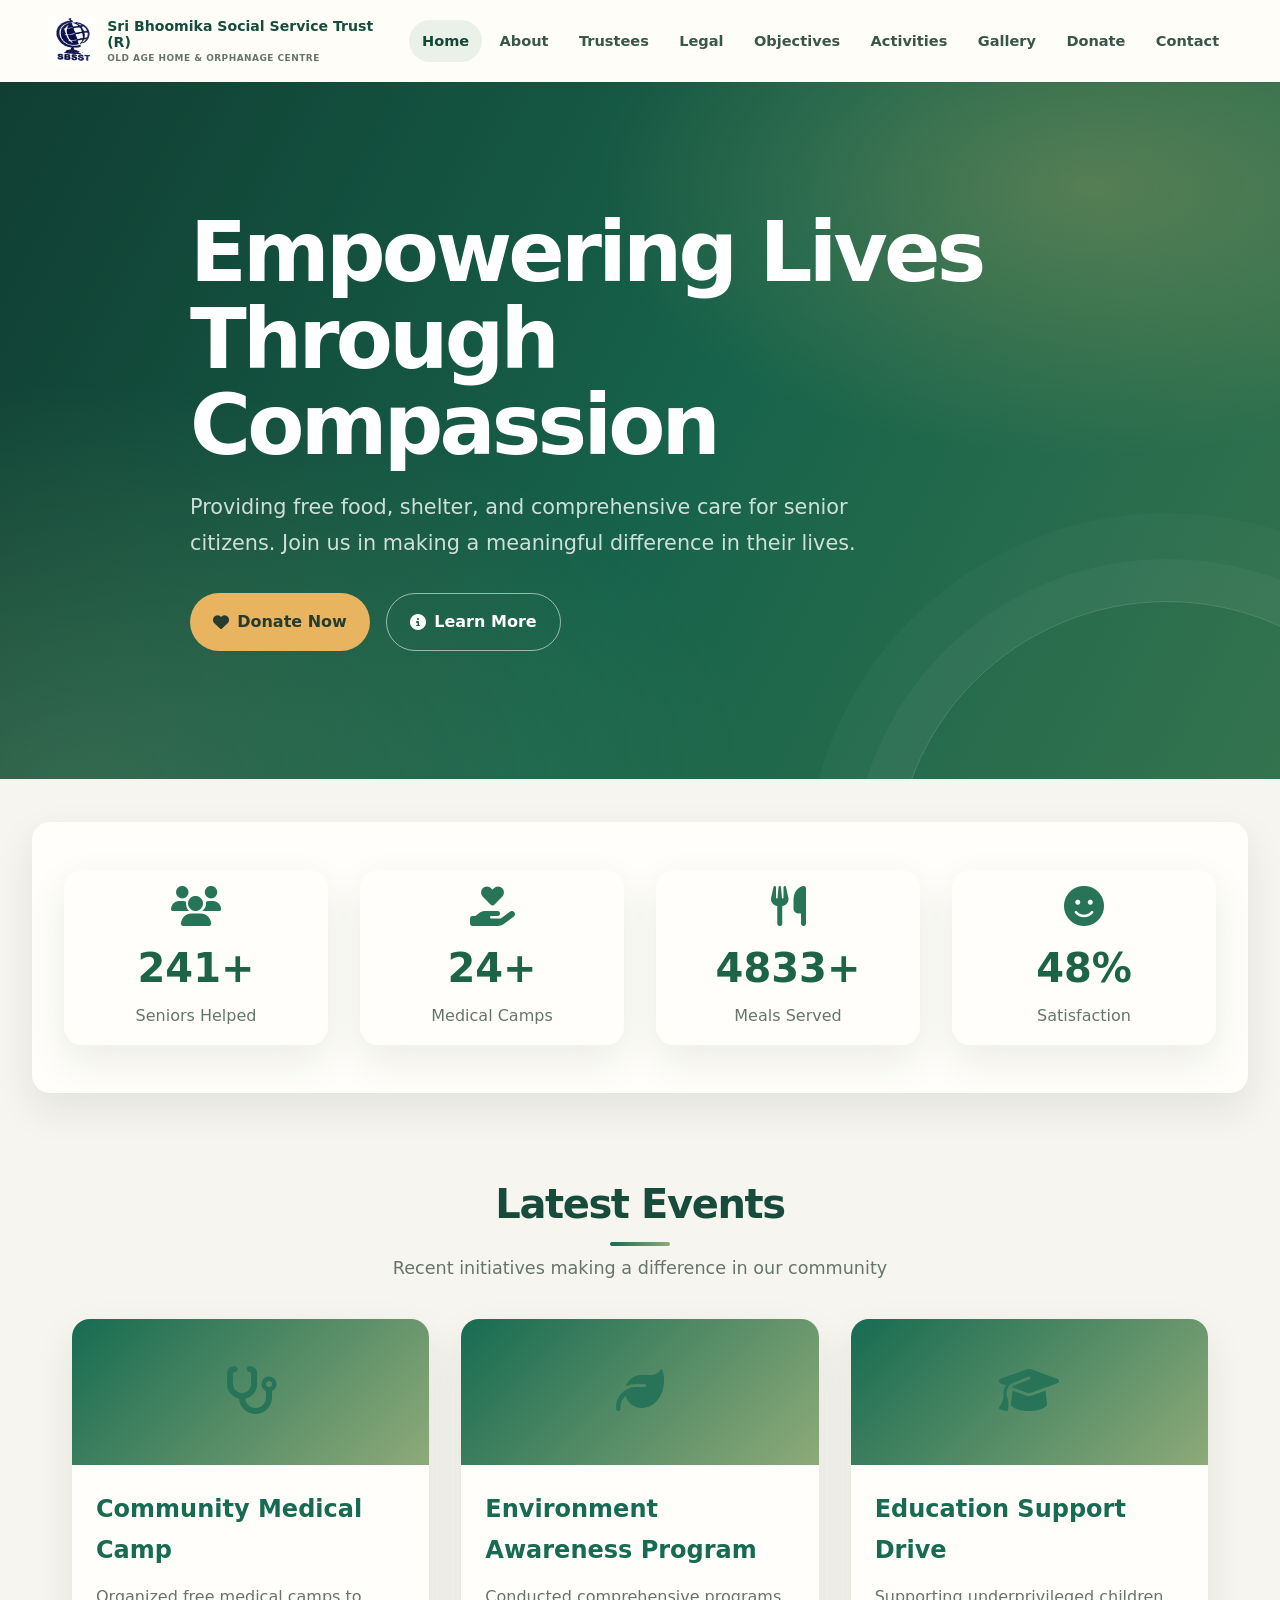
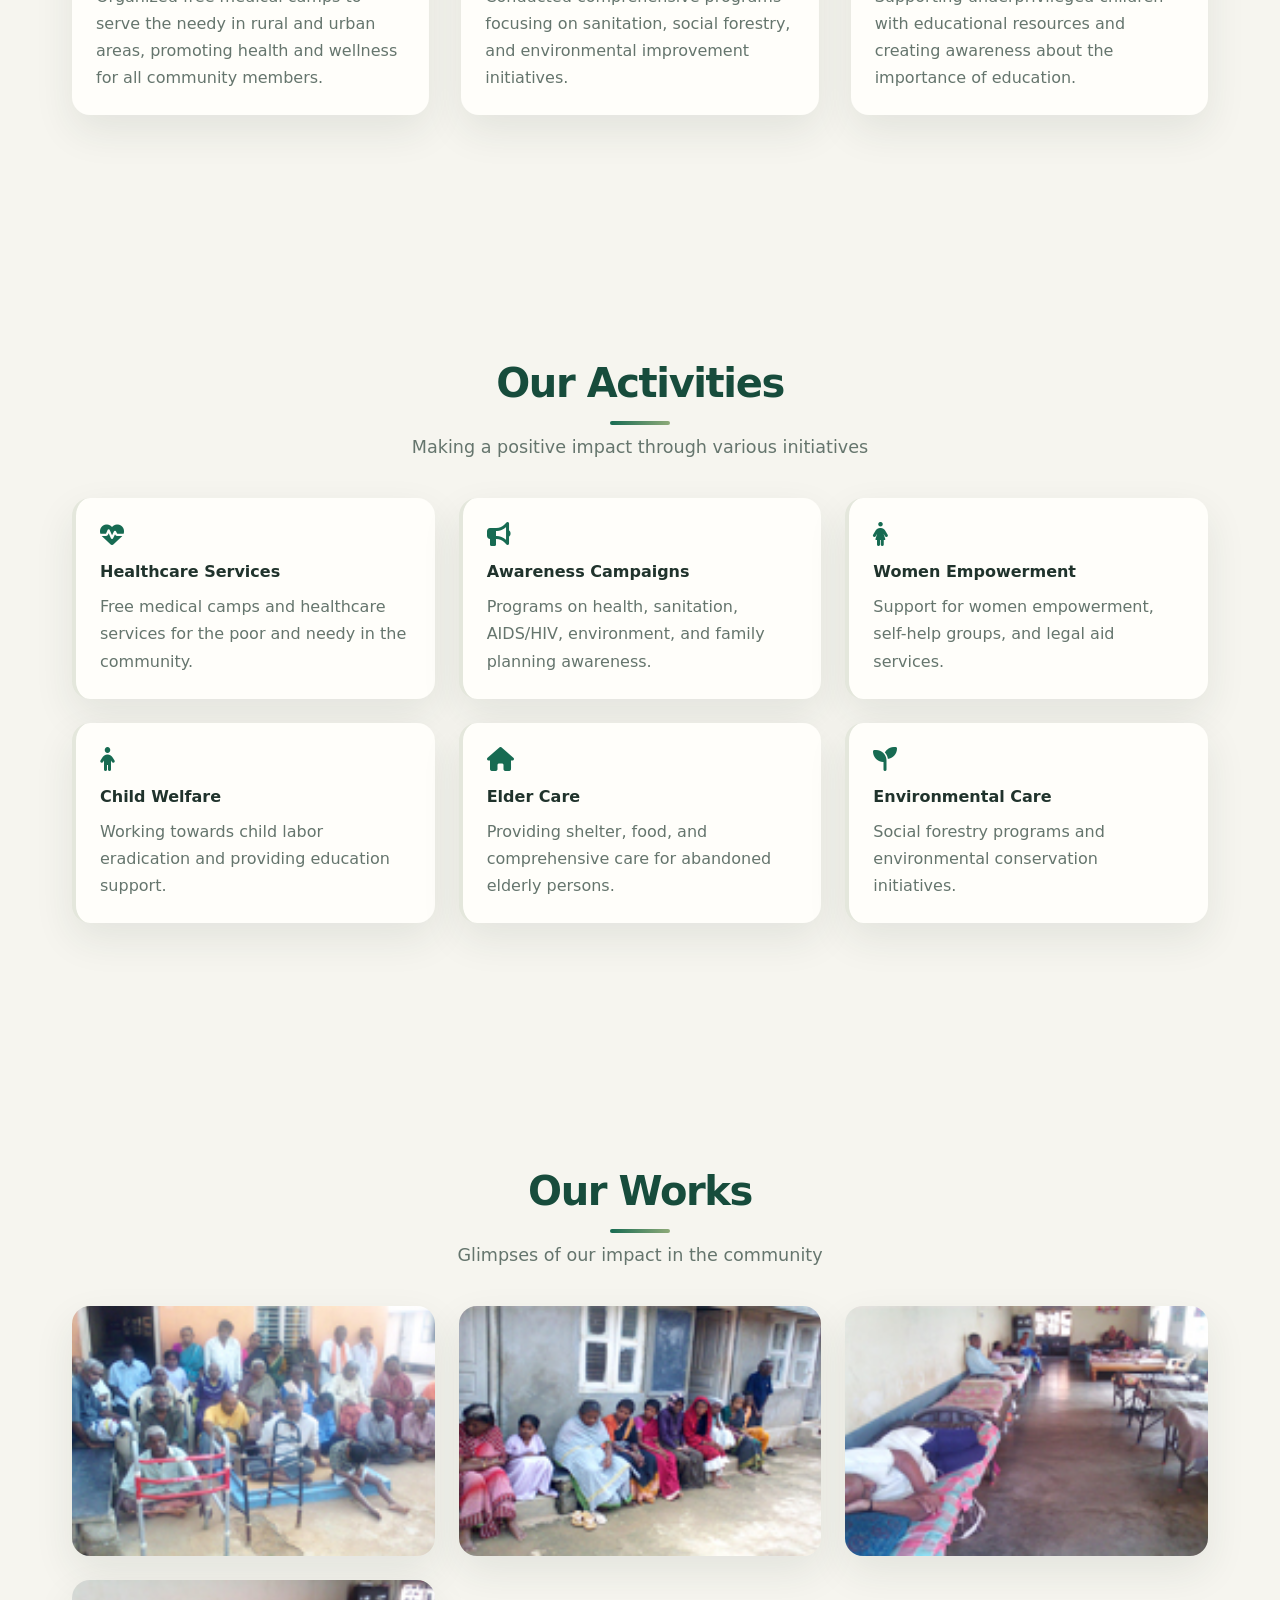
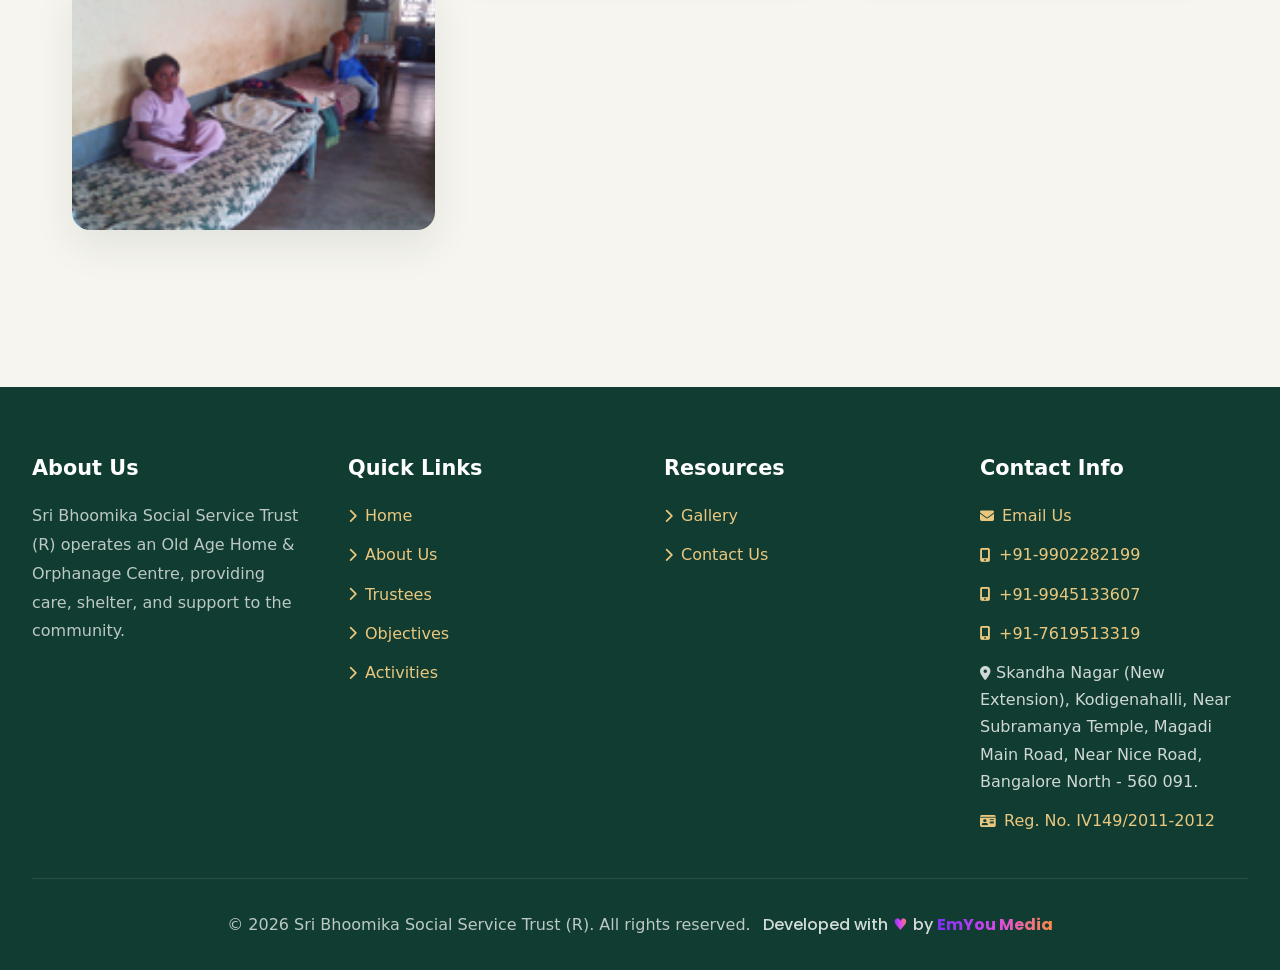
<file: index.html>
<!DOCTYPE html>
<html lang="en">
<head>
<meta charset="UTF-8">
<meta name="viewport" content="width=device-width, initial-scale=1.0">
<title>Sri Bhoomika Social Service Trust (R)</title>
<meta name="description" content="Sri Bhoomika Social Service Trust (R) dedicated to elder care, social activities, and community service. Join us to make a difference.">
<link rel="stylesheet" href="https://cdnjs.cloudflare.com/ajax/libs/font-awesome/6.4.0/css/all.min.css">
<style>
* {
  margin: 0;
  padding: 0;
  box-sizing: border-box;
}

:root {
  --primary: #2563eb;
  --primary-dark: #1e40af;
  --secondary: #06b6d4;
  --accent: #f59e0b;
  --text: #1f2937;
  --text-light: #6b7280;
  --bg: #ffffff;
  --bg-light: #f9fafb;
  --border: #e5e7eb;
}

body {
  font-family: 'Inter', -apple-system, BlinkMacSystemFont, 'Segoe UI', sans-serif;
  line-height: 1.6;
  color: var(--text);
  background: var(--bg-light);
}

/* Header Styles */
header {
  background: linear-gradient(135deg, var(--primary) 0%, var(--primary-dark) 100%);
  box-shadow: 0 4px 6px -1px rgba(0,0,0,0.1);
  position: sticky;
  top: 0;
  z-index: 1000;
}

.header-container {
  max-width: 1280px;
  margin: 0 auto;
  padding: 1rem 2rem;
  display: flex;
  justify-content: space-between;
  align-items: center;
}

.logo {
  display: flex;
  align-items: center;
  gap: 0.75rem;
  color: white;
  font-size: 1.5rem;
  font-weight: 700;
}

.logo i {
  font-size: 2rem;
}

nav {
  display: flex;
  gap: 2rem;
}

nav a {
  color: white;
  text-decoration: none;
  font-weight: 500;
  padding: 0.5rem 1rem;
  border-radius: 0.5rem;
  transition: all 0.3s ease;
}

nav a:hover, nav a.active {
  background: rgba(255,255,255,0.2);
  transform: translateY(-2px);
}

.mobile-menu-btn {
  display: none;
  background: none;
  border: none;
  color: white;
  font-size: 1.5rem;
  cursor: pointer;
}

/* Hero Section */
.hero {
  background: linear-gradient(135deg, rgba(37,99,235,0.95) 0%, rgba(30,64,175,0.95) 100%), url('data:image/svg+xml,<svg xmlns="http://www.w3.org/2000/svg" viewBox="0 0 1200 600"><rect fill="%232563eb" width="1200" height="600"/><path fill="%231e40af" opacity="0.3" d="M0,300 Q300,200 600,300 T1200,300 L1200,600 L0,600 Z"/></svg>');
  background-size: cover;
  background-position: center;
  color: white;
  padding: 6rem 2rem;
  text-align: center;
}

.hero-content {
  max-width: 900px;
  margin: 0 auto;
}

.hero h1 {
  font-size: 3.5rem;
  font-weight: 800;
  margin-bottom: 1.5rem;
  animation: fadeInUp 1s ease;
}

.hero p {
  font-size: 1.4rem;
  margin-bottom: 2rem;
  opacity: 0.95;
  animation: fadeInUp 1s ease 0.2s backwards;
}

.hero-buttons {
  display: flex;
  gap: 1rem;
  justify-content: center;
  flex-wrap: wrap;
  animation: fadeInUp 1s ease 0.4s backwards;
}

.btn {
  padding: 0.875rem 2rem;
  border-radius: 0.5rem;
  font-weight: 600;
  text-decoration: none;
  transition: all 0.3s ease;
  display: inline-flex;
  align-items: center;
  gap: 0.5rem;
}

.btn-primary {
  background: var(--accent);
  color: var(--text);
}

.btn-primary:hover {
  background: #d97706;
  transform: translateY(-2px);
  box-shadow: 0 10px 25px rgba(245,158,11,0.3);
}

.btn-secondary {
  background: rgba(255,255,255,0.2);
  color: white;
  border: 2px solid white;
}

.btn-secondary:hover {
  background: white;
  color: var(--primary);
}

/* Stats Section */
.stats {
  background: white;
  padding: 3rem 2rem;
  margin-top: -3rem;
  border-radius: 1rem;
  box-shadow: 0 20px 25px -5px rgba(0,0,0,0.1);
}

.stats-grid {
  max-width: 1280px;
  margin: 0 auto;
  display: grid;
  grid-template-columns: repeat(auto-fit, minmax(200px, 1fr));
  gap: 2rem;
  text-align: center;
}

.stat-item {
  padding: 1rem;
}

.stat-item i {
  font-size: 2.5rem;
  color: var(--primary);
  margin-bottom: 0.5rem;
}

.stat-number {
  font-size: 2.5rem;
  font-weight: 800;
  color: var(--text);
  display: block;
}

.stat-label {
  color: var(--text-light);
  font-size: 1rem;
}

/* Main Content */
main {
  max-width: 1280px;
  margin: 4rem auto;
  padding: 0 2rem;
}

section {
  margin-bottom: 5rem;
}

.section-header {
  text-align: center;
  margin-bottom: 3rem;
}

.section-header h2 {
  font-size: 2.5rem;
  font-weight: 800;
  color: var(--text);
  margin-bottom: 1rem;
  position: relative;
  display: inline-block;
}

.section-header h2::after {
  content: '';
  position: absolute;
  bottom: -0.5rem;
  left: 50%;
  transform: translateX(-50%);
  width: 60px;
  height: 4px;
  background: linear-gradient(90deg, var(--primary), var(--secondary));
  border-radius: 2px;
}

.section-header p {
  color: var(--text-light);
  font-size: 1.1rem;
}

/* Events Grid */
.events-grid {
  display: grid;
  grid-template-columns: repeat(auto-fit, minmax(320px, 1fr));
  gap: 2rem;
}

.event-card {
  background: white;
  border-radius: 1rem;
  overflow: hidden;
  box-shadow: 0 4px 6px -1px rgba(0,0,0,0.1);
  transition: all 0.3s ease;
}

.event-card:hover {
  transform: translateY(-8px);
  box-shadow: 0 20px 25px -5px rgba(0,0,0,0.15);
}

.event-icon {
  background: linear-gradient(135deg, var(--primary), var(--secondary));
  color: white;
  padding: 2rem;
  text-align: center;
  font-size: 3rem;
}

.event-content {
  padding: 1.5rem;
}

.event-content h3 {
  color: var(--primary);
  font-size: 1.5rem;
  margin-bottom: 0.75rem;
}

/* Activities Section */
.activities-grid {
  display: grid;
  grid-template-columns: repeat(auto-fit, minmax(280px, 1fr));
  gap: 1.5rem;
}

.activity-item {
  background: white;
  padding: 1.5rem;
  border-radius: 0.75rem;
  border-left: 4px solid var(--primary);
  box-shadow: 0 2px 4px rgba(0,0,0,0.05);
  transition: all 0.3s ease;
}

.activity-item:hover {
  border-left-color: var(--accent);
  box-shadow: 0 8px 16px rgba(0,0,0,0.1);
  transform: translateX(4px);
}

.activity-item i {
  color: var(--primary);
  font-size: 1.5rem;
  margin-bottom: 0.75rem;
}

.activity-item h4 {
  color: var(--text);
  margin-bottom: 0.5rem;
}

/* Gallery */
.gallery-grid {
  display: grid;
  grid-template-columns: repeat(auto-fit, minmax(280px, 1fr));
  gap: 1.5rem;
}

.gallery-item {
  position: relative;
  border-radius: 1rem;
  overflow: hidden;
  box-shadow: 0 4px 6px -1px rgba(0,0,0,0.1);
  transition: all 0.3s ease;
}

.gallery-item:hover {
  transform: scale(1.05);
  box-shadow: 0 20px 25px -5px rgba(0,0,0,0.2);
}

.gallery-item img {
  width: 100%;
  height: 250px;
  object-fit: cover;
  display: block;
}

.gallery-overlay {
  position: absolute;
  bottom: 0;
  left: 0;
  right: 0;
  background: linear-gradient(to top, rgba(0,0,0,0.8), transparent);
  color: white;
  padding: 1rem;
  transform: translateY(100%);
  transition: transform 0.3s ease;
}

.gallery-item:hover .gallery-overlay {
  transform: translateY(0);
}

/* Footer */
footer {
  background: linear-gradient(135deg, #1f2937 0%, #111827 100%);
  color: white;
  padding: 4rem 2rem 2rem;
}

.footer-content {
  max-width: 1280px;
  margin: 0 auto;
  display: grid;
  grid-template-columns: repeat(auto-fit, minmax(250px, 1fr));
  gap: 3rem;
  margin-bottom: 2rem;
}

.footer-section h3 {
  font-size: 1.3rem;
  margin-bottom: 1rem;
  color: var(--accent);
}

.footer-section p {
  color: #d1d5db;
  line-height: 1.8;
}

.footer-links {
  list-style: none;
}

.footer-links li {
  margin-bottom: 0.75rem;
}

.footer-links a {
  color: #d1d5db;
  text-decoration: none;
  transition: all 0.3s ease;
  display: flex;
  align-items: center;
  gap: 0.5rem;
}

.footer-links a:hover {
  color: var(--accent);
  transform: translateX(4px);
}

.footer-links i {
  font-size: 0.875rem;
}

.social-links {
  display: flex;
  gap: 1rem;
  margin-top: 1rem;
}

.social-links a {
  width: 40px;
  height: 40px;
  border-radius: 50%;
  background: rgba(255,255,255,0.1);
  display: flex;
  align-items: center;
  justify-content: center;
  color: white;
  transition: all 0.3s ease;
}

.social-links a:hover {
  background: var(--accent);
  transform: translateY(-4px);
}

.footer-bottom {
  max-width: 1280px;
  margin: 0 auto;
  padding-top: 2rem;
  border-top: 1px solid rgba(255,255,255,0.1);
  text-align: center;
  color: #9ca3af;
}

.footer-bottom a {
  color: var(--accent);
  text-decoration: none;
}

/* Animations */
@keyframes fadeInUp {
  from {
    opacity: 0;
    transform: translateY(30px);
  }
  to {
    opacity: 1;
    transform: translateY(0);
  }
}

/* Mobile Responsive */
@media (max-width: 768px) {
  .header-container {
    padding: 1rem;
  }

  nav {
    position: fixed;
    top: 70px;
    left: -100%;
    width: 100%;
    background: var(--primary-dark);
    flex-direction: column;
    padding: 2rem;
    transition: left 0.3s ease;
    box-shadow: 0 4px 6px rgba(0,0,0,0.1);
  }

  nav.active {
    left: 0;
  }

  .mobile-menu-btn {
    display: block;
  }

  .hero h1 {
    font-size: 2rem;
  }

  .hero p {
    font-size: 1.1rem;
  }

  .section-header h2 {
    font-size: 2rem;
  }

  .stats {
    margin-top: 0;
  }

  .footer-content {
    grid-template-columns: 1fr;
  }
}

@media (max-width: 480px) {
  .hero {
    padding: 4rem 1rem;
  }

  .hero h1 {
    font-size: 1.75rem;
  }

  .events-grid,
  .activities-grid,
  .gallery-grid {
    grid-template-columns: 1fr;
  }
}
</style>
<link rel="stylesheet" href="site-refresh.css">
</head>
<body>

<header>
  <div class="header-container">
    <a  class="logo">
      <img src="images/sbsst-logo.jpg" class="brand-mark" alt="">
      <span class="logo-copy"><span class="brand-title">Sri Bhoomika Social Service Trust (R)</span><span class="brand-tagline">Old Age Home &amp; Orphanage Centre</span></span>
    </a>
    <nav id="mainNav">
      <a href="index.html" class="active" aria-current="page">Home</a>
      <a href="about-us.html">About</a>
      <a href="trustees.html">Trustees</a>
      <a href="legal.html">Legal</a>
      <a href="objectives.html">Objectives</a>
      <a href="activities.html">Activities</a>
      <a href="gallery.html" >Gallery</a>
       <a href="donation.html" >Donate</a>
      <a href="contact-us.html">Contact</a>
    </nav>
    <button class="mobile-menu-btn" id="menuBtn">
      <i class="fas fa-bars"></i>
    </button>
  </div>
</header>

<section class="hero">
  <div class="hero-content">
    <h1>Empowering Lives Through Compassion</h1>
    <p>Providing free food, shelter, and comprehensive care for senior citizens. Join us in making a meaningful difference in their lives.</p>
    <div class="hero-buttons">
      <a href="donation.html" class="btn btn-primary">
        <i class="fas fa-heart"></i> Donate Now
      </a>
      <a href="#activities" class="btn btn-secondary">
        <i class="fas fa-info-circle"></i> Learn More
      </a>
    </div>
  </div>
</section>

<div style="max-width: 1280px; margin: 0 auto; padding: 0 2rem;">
  <div class="stats">
    <div class="stats-grid">
      <div class="stat-item">
        <i class="fas fa-users"></i>
        <span class="stat-number">500+</span>
        <span class="stat-label">Seniors Helped</span>
      </div>
      <div class="stat-item">
        <i class="fas fa-hand-holding-heart"></i>
        <span class="stat-number">50+</span>
        <span class="stat-label">Medical Camps</span>
      </div>
      <div class="stat-item">
        <i class="fas fa-utensils"></i>
        <span class="stat-number">10000+</span>
        <span class="stat-label">Meals Served</span>
      </div>
      <div class="stat-item">
        <i class="fas fa-smile"></i>
        <span class="stat-number">100%</span>
        <span class="stat-label">Satisfaction</span>
      </div>
    </div>
  </div>
</div>

<main>
  <section>
    <div class="section-header">
      <h2>Latest Events</h2>
      <p>Recent initiatives making a difference in our community</p>
    </div>
    <div class="events-grid">
      <div class="event-card">
        <div class="event-icon">
          <i class="fas fa-stethoscope"></i>
        </div>
        <div class="event-content">
          <h3>Community Medical Camp</h3>
          <p>Organized free medical camps to serve the needy in rural and urban areas, promoting health and wellness for all community members.</p>
        </div>
      </div>
      <div class="event-card">
        <div class="event-icon">
          <i class="fas fa-leaf"></i>
        </div>
        <div class="event-content">
          <h3>Environment Awareness Program</h3>
          <p>Conducted comprehensive programs focusing on sanitation, social forestry, and environmental improvement initiatives.</p>
        </div>
      </div>
      <div class="event-card">
        <div class="event-icon">
          <i class="fas fa-graduation-cap"></i>
        </div>
        <div class="event-content">
          <h3>Education Support Drive</h3>
          <p>Supporting underprivileged children with educational resources and creating awareness about the importance of education.</p>
        </div>
      </div>
    </div>
  </section>

  <section id="activities">
    <div class="section-header">
      <h2>Our Activities</h2>
      <p>Making a positive impact through various initiatives</p>
    </div>
    <div class="activities-grid">
      <div class="activity-item">
        <i class="fas fa-heartbeat"></i>
        <h4>Healthcare Services</h4>
        <p>Free medical camps and healthcare services for the poor and needy in the community.</p>
      </div>
      <div class="activity-item">
        <i class="fas fa-bullhorn"></i>
        <h4>Awareness Campaigns</h4>
        <p>Programs on health, sanitation, AIDS/HIV, environment, and family planning awareness.</p>
      </div>
      <div class="activity-item">
        <i class="fas fa-female"></i>
        <h4>Women Empowerment</h4>
        <p>Support for women empowerment, self-help groups, and legal aid services.</p>
      </div>
      <div class="activity-item">
        <i class="fas fa-child"></i>
        <h4>Child Welfare</h4>
        <p>Working towards child labor eradication and providing education support.</p>
      </div>
      <div class="activity-item">
        <i class="fas fa-home"></i>
        <h4>Elder Care</h4>
        <p>Providing shelter, food, and comprehensive care for abandoned elderly persons.</p>
      </div>
      <div class="activity-item">
        <i class="fas fa-seedling"></i>
        <h4>Environmental Care</h4>
        <p>Social forestry programs and environmental conservation initiatives.</p>
      </div>
    </div>
  </section>

  <section>
    <div class="section-header">
      <h2>Our Works</h2>
      <p>Glimpses of our impact in the community</p>
    </div>
    <div class="gallery-grid">
      <div class="gallery-item">
        <img src="images/templatemo_image_02.jpg" alt="Senior citizens being taken care of">
        <div class="gallery-overlay">
          <p>Old aged people taken care by the trust</p>
        </div>
      </div>
      <div class="gallery-item">
        <img src="images/templatemo_image_03.jpg" alt="Community medical camp">
        <div class="gallery-overlay">
          <p>Aged ladies abandoned by their family members are treated & taken care</p>
        </div>
      </div>
      <div class="gallery-item">
        <img src="images/templatemo_image_04.jpg" alt="Environmental awareness program">
        <div class="gallery-overlay">
          <p>Neat & clean environment & facilities provided by the trust</p>
        </div>
      </div>
      <div class="gallery-item">
        <img src="images/templatemo_image_05.jpg" alt="Women empowerment program">
        <div class="gallery-overlay">
          <p>Clean facilities and caring environment for elderly ladies</p>
        </div>
      </div>
    </div>
  </section>
</main>

<footer>
  <div class="footer-content">
    <div class="footer-section">
      <h3>About Us</h3>
      <p>Sri Bhoomika Social Service Trust (R) operates an Old Age Home &amp; Orphanage Centre, providing care, shelter, and support to the community.</p>
    </div>
    
    <div class="footer-section">
      <h3>Quick Links</h3>
      <ul class="footer-links">
        <li><a href="index.html"><i class="fas fa-chevron-right"></i> Home</a></li>
        <li><a href="about-us.html"><i class="fas fa-chevron-right"></i> About Us</a></li>
        <li><a href="trustees.html"><i class="fas fa-chevron-right"></i> Trustees</a></li>
        <li><a href="objectives.html"><i class="fas fa-chevron-right"></i> Objectives</a></li>
        <li><a href="activities.html"><i class="fas fa-chevron-right"></i> Activities</a></li>
      </ul>
    </div>
    
    <div class="footer-section">
      <h3>Resources</h3>
      <ul class="footer-links">
        <li><a href="gallery.html"><i class="fas fa-chevron-right"></i> Gallery</a></li>
        <li><a href="contact-us.html"><i class="fas fa-chevron-right"></i> Contact Us</a></li>
        
      </ul>
    </div>
    
    <div class="footer-section">
      <h3>Contact Info</h3>
      <ul class="footer-links">
        <li><a href="mailto:sribhoomikasocialservicetrust@gmail.com"><i class="fas fa-envelope"></i> Email Us</a></li>
        <li><a href="tel:+919902282199"><i class="fas fa-mobile-alt"></i> +91-9902282199</a></li>
        <li><a href="tel:+919945133607"><i class="fas fa-mobile-alt"></i> +91-9945133607</a></li>
        <li><a href="tel:+917619513319"><i class="fas fa-mobile-alt"></i> +91-7619513319</a></li>
        <li><i class="fas fa-map-marker-alt"></i> Skandha Nagar (New Extension), Kodigenahalli, Near Subramanya Temple, Magadi Main Road, Near Nice Road, Bangalore North - 560 091.</li>
        <li><a href="legal.html"><i class="fas fa-id-card"></i> Reg. No. IV149/2011-2012</a></li>
      </ul>
    </div>
  </div>
  
  <div class="footer-bottom">
    <p>&copy; 2026 Sri Bhoomika Social Service Trust (R). All rights reserved. <span class="developer-credit">Developed with <span class="developer-heart" aria-label="care">♥</span> by <a href="https://emyoumedia.com" target="_blank" rel="noopener noreferrer">EmYou Media</a></span></p>
  </div>
</footer>


<script>
// Mobile menu toggle
const menuBtn = document.getElementById('menuBtn');
const mainNav = document.getElementById('mainNav');

menuBtn.addEventListener('click', () => {
  mainNav.classList.toggle('active');
  const icon = menuBtn.querySelector('i');
  icon.classList.toggle('fa-bars');
  icon.classList.toggle('fa-times');
});

// Close menu when clicking outside
document.addEventListener('click', (e) => {
  if (!e.target.closest('header')) {
    mainNav.classList.remove('active');
    const icon = menuBtn.querySelector('i');
    icon.classList.remove('fa-times');
    icon.classList.add('fa-bars');
  }
});

// Smooth scroll for anchor links
document.querySelectorAll('a[href^="#"]').forEach(anchor => {
  anchor.addEventListener('click', function (e) {
    e.preventDefault();
    const target = document.querySelector(this.getAttribute('href'));
    if (target) {
      target.scrollIntoView({ behavior: 'smooth', block: 'start' });
    }
  });
});

// Animate stats on scroll
const observerOptions = {
  threshold: 0.5,
  rootMargin: '0px 0px -100px 0px'
};

const observer = new IntersectionObserver((entries) => {
  entries.forEach(entry => {
    if (entry.isIntersecting) {
      const statNumbers = entry.target.querySelectorAll('.stat-number');
      statNumbers.forEach(stat => {
        const target = stat.textContent;
        animateValue(stat, target);
      });
      observer.unobserve(entry.target);
    }
  });
}, observerOptions);

const statsSection = document.querySelector('.stats');
if (statsSection) {
  observer.observe(statsSection);
}

function animateValue(element, target) {
  const duration = 2000;
  const isPercentage = target.includes('%');
  const numericValue = parseInt(target.replace(/\D/g, ''));
  let startTime = null;

  function animation(currentTime) {
    if (!startTime) startTime = currentTime;
    const progress = Math.min((currentTime - startTime) / duration, 1);
    const current = Math.floor(progress * numericValue);
    element.textContent = isPercentage ? `${current}%` : `${current}+`;
    
    if (progress < 1) {
      requestAnimationFrame(animation);
    }
  }
  
  requestAnimationFrame(animation);
}
</script>

</body>
</html>
</file>
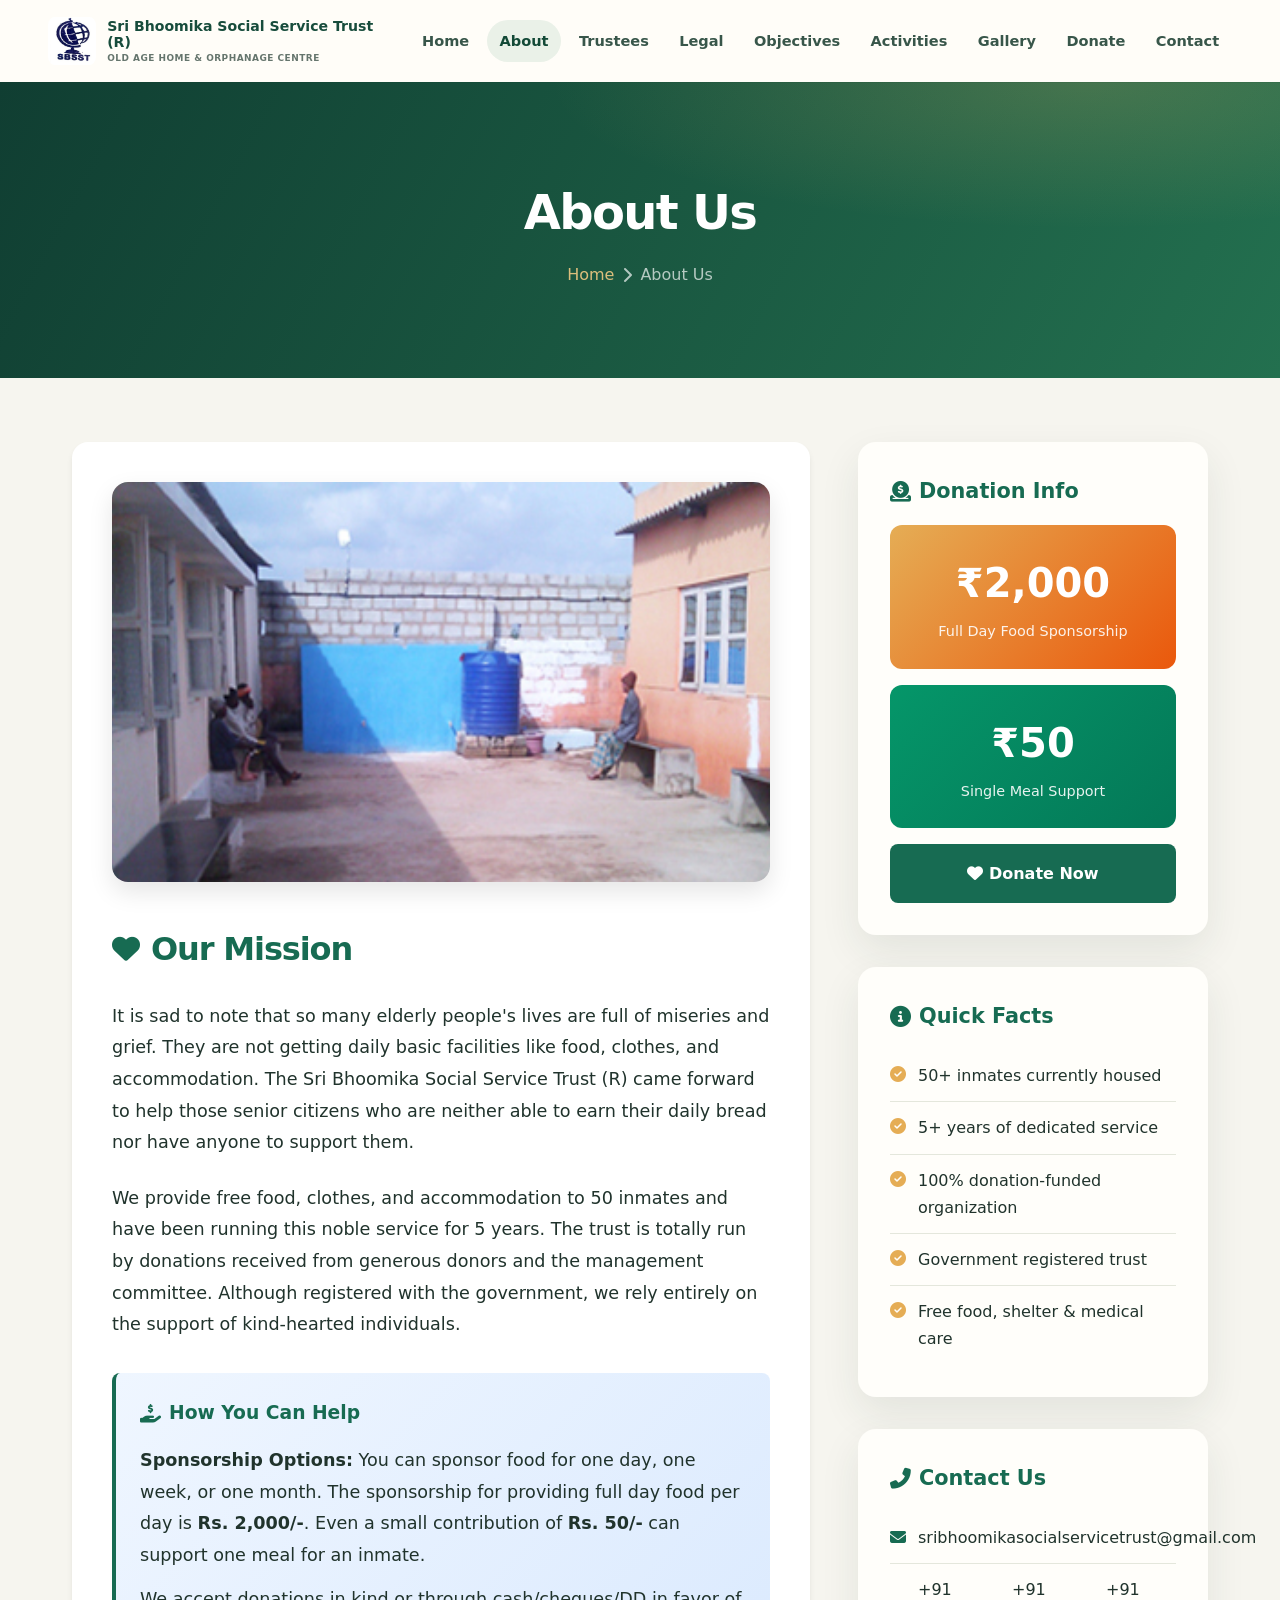
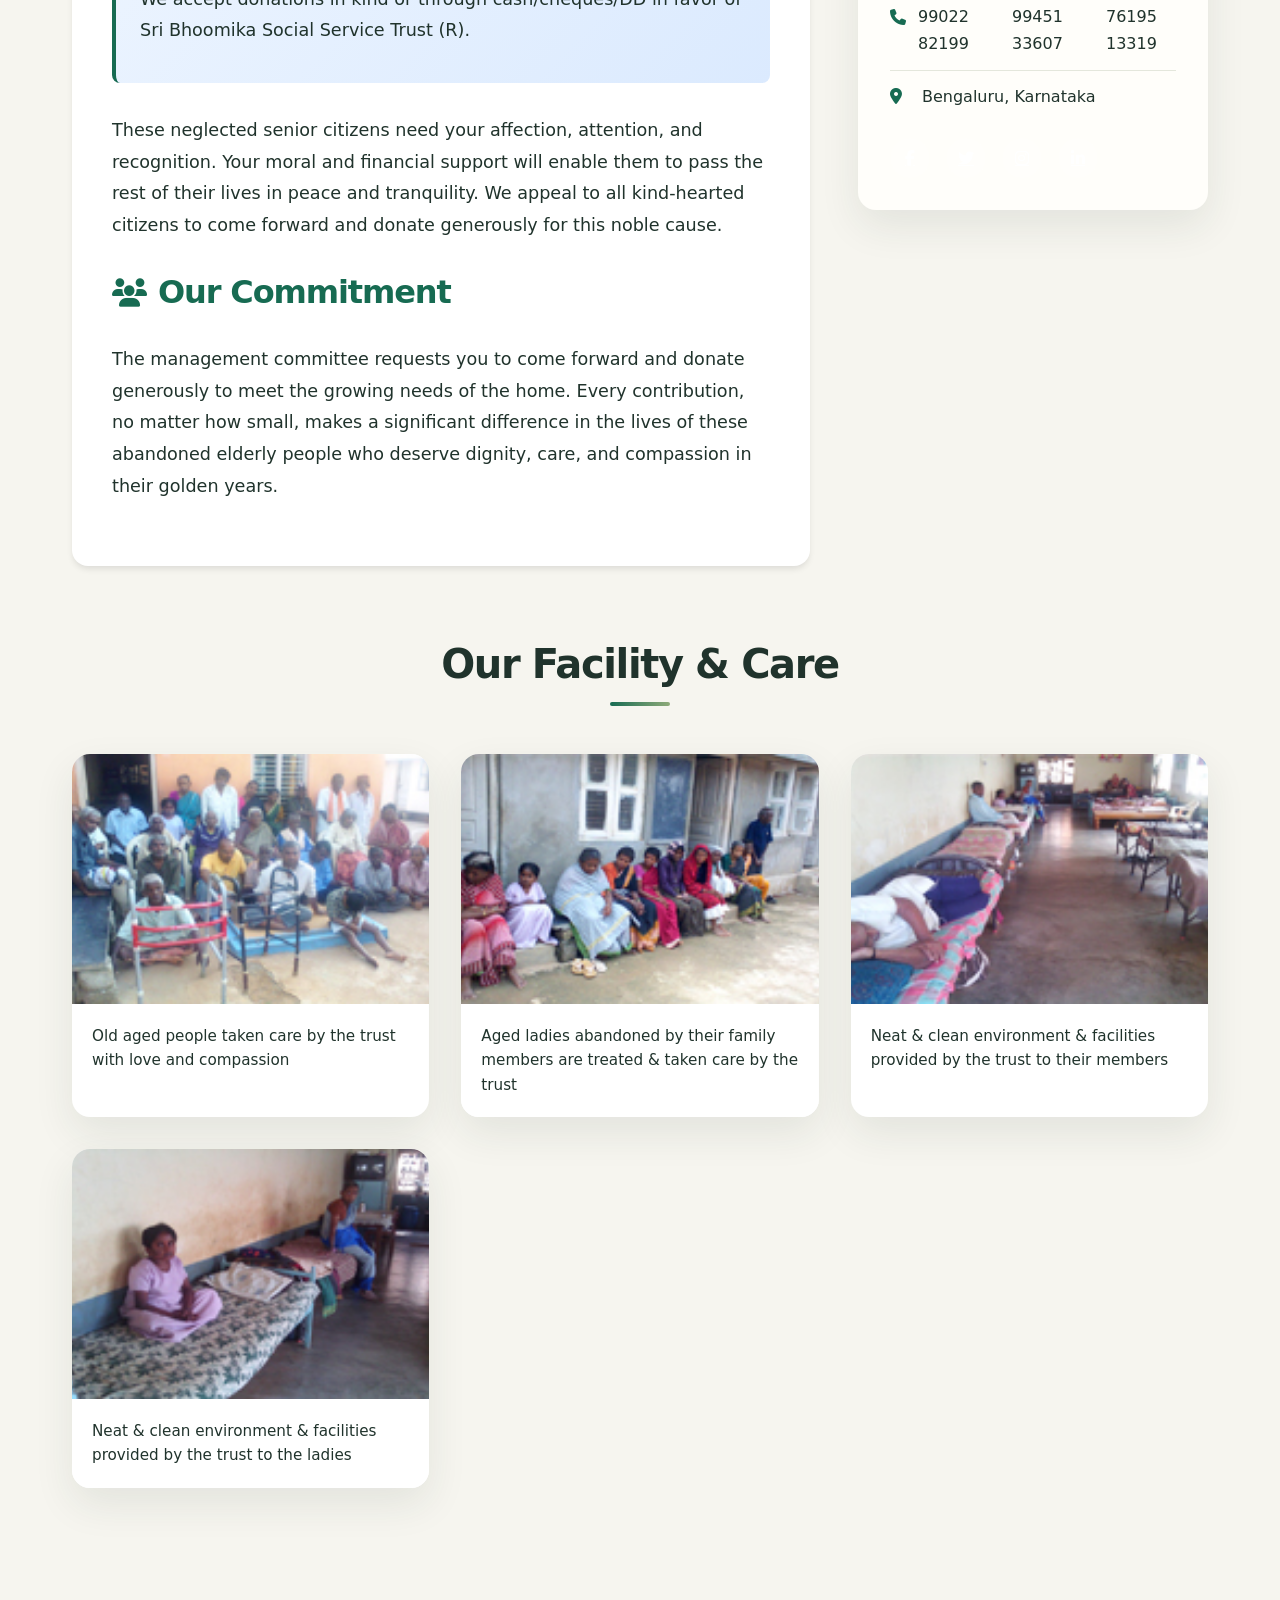
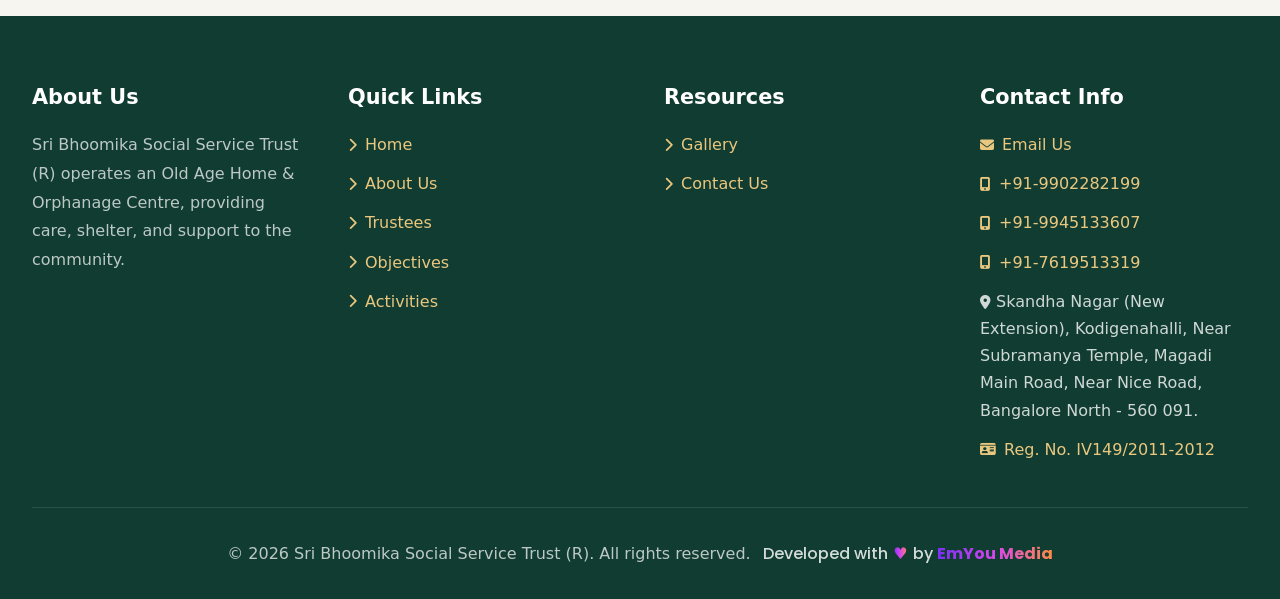
<file: about-us.html>
<!DOCTYPE html>
<html lang="en">
<head>
<meta charset="UTF-8">
<meta name="viewport" content="width=device-width, initial-scale=1.0">
<title>About Us - Sri Bhoomika Social Service Trust (R)</title>
<meta name="description" content="Learn about Sri Bhoomika Social Service Trust (R)'s mission to provide care, shelter, and support for senior citizens in need.">
<link rel="stylesheet" href="https://cdnjs.cloudflare.com/ajax/libs/font-awesome/6.4.0/css/all.min.css">
<style>
* {
  margin: 0;
  padding: 0;
  box-sizing: border-box;
}

:root {
  --primary: #2563eb;
  --primary-dark: #1e40af;
  --secondary: #06b6d4;
  --accent: #f59e0b;
  --text: #1f2937;
  --text-light: #6b7280;
  --bg: #ffffff;
  --bg-light: #f9fafb;
  --border: #e5e7eb;
}

body {
  font-family: 'Inter', -apple-system, BlinkMacSystemFont, 'Segoe UI', sans-serif;
  line-height: 1.6;
  color: var(--text);
  background: var(--bg-light);
}

/* Header Styles */
header {
  background: linear-gradient(135deg, var(--primary) 0%, var(--primary-dark) 100%);
  box-shadow: 0 4px 6px -1px rgba(0,0,0,0.1);
  position: sticky;
  top: 0;
  z-index: 1000;
}

.header-container {
  max-width: 1280px;
  margin: 0 auto;
  padding: 1rem 2rem;
  display: flex;
  justify-content: space-between;
  align-items: center;
}

.logo {
  display: flex;
  align-items: center;
  gap: 0.75rem;
  color: white;
  font-size: 1.5rem;
  font-weight: 700;
  text-decoration: none;
}

.logo i {
  font-size: 2rem;
}

nav {
  display: flex;
  gap: 2rem;
}

nav a {
  color: white;
  text-decoration: none;
  font-weight: 500;
  padding: 0.5rem 1rem;
  border-radius: 0.5rem;
  transition: all 0.3s ease;
}

nav a:hover, nav a.active {
  background: rgba(255,255,255,0.2);
  transform: translateY(-2px);
}

.mobile-menu-btn {
  display: none;
  background: none;
  border: none;
  color: white;
  font-size: 1.5rem;
  cursor: pointer;
}

/* Page Header */
.page-header {
  background: linear-gradient(135deg, rgba(37,99,235,0.95) 0%, rgba(30,64,175,0.95) 100%), url('data:image/svg+xml,<svg xmlns="http://www.w3.org/2000/svg" viewBox="0 0 1200 300"><rect fill="%232563eb" width="1200" height="300"/><path fill="%231e40af" opacity="0.3" d="M0,150 Q300,100 600,150 T1200,150 L1200,300 L0,300 Z"/></svg>');
  background-size: cover;
  background-position: center;
  color: white;
  padding: 4rem 2rem;
  text-align: center;
}

.page-header h1 {
  font-size: 3rem;
  font-weight: 800;
  margin-bottom: 0.5rem;
}

.breadcrumb {
  display: flex;
  gap: 0.5rem;
  justify-content: center;
  align-items: center;
  font-size: 1rem;
  opacity: 0.9;
}

.breadcrumb a {
  color: white;
  text-decoration: none;
}

.breadcrumb a:hover {
  text-decoration: underline;
}

/* Main Content */
main {
  max-width: 1280px;
  margin: 0 auto;
  padding: 4rem 2rem;
}

.content-grid {
  display: grid;
  grid-template-columns: 1fr 350px;
  gap: 3rem;
  margin-bottom: 4rem;
}

.main-content {
  background: white;
  padding: 2.5rem;
  border-radius: 1rem;
  box-shadow: 0 4px 6px -1px rgba(0,0,0,0.1);
}

.featured-image {
  width: 100%;
  height: 400px;
  object-fit: cover;
  border-radius: 1rem;
  margin-bottom: 2rem;
  box-shadow: 0 10px 25px rgba(0,0,0,0.1);
}

.main-content h2 {
  color: var(--primary);
  font-size: 2rem;
  margin-bottom: 1.5rem;
  display: flex;
  align-items: center;
  gap: 0.75rem;
}

.main-content h2 i {
  font-size: 1.75rem;
}

.main-content p {
  margin-bottom: 1.5rem;
  font-size: 1.1rem;
  line-height: 1.8;
  color: var(--text);
}

.highlight-box {
  background: linear-gradient(135deg, #eff6ff 0%, #dbeafe 100%);
  border-left: 4px solid var(--primary);
  padding: 1.5rem;
  margin: 2rem 0;
  border-radius: 0.5rem;
}

.highlight-box h3 {
  color: var(--primary);
  margin-bottom: 1rem;
  display: flex;
  align-items: center;
  gap: 0.5rem;
}

.highlight-box p {
  margin-bottom: 0.75rem;
}

/* Sidebar */
.sidebar {
  display: flex;
  flex-direction: column;
  gap: 2rem;
}

.sidebar-card {
  background: white;
  padding: 2rem;
  border-radius: 1rem;
  box-shadow: 0 4px 6px -1px rgba(0,0,0,0.1);
}

.sidebar-card h3 {
  color: var(--primary);
  margin-bottom: 1rem;
  font-size: 1.3rem;
  display: flex;
  align-items: center;
  gap: 0.5rem;
}

.donation-amount {
  background: linear-gradient(135deg, var(--accent) 0%, #ea580c 100%);
  color: white;
  padding: 1.5rem;
  border-radius: 0.75rem;
  text-align: center;
  margin: 1rem 0;
}

.donation-amount .amount {
  font-size: 2.5rem;
  font-weight: 800;
  display: block;
}

.donation-amount .label {
  font-size: 0.9rem;
  opacity: 0.9;
}

.btn-donate {
  display: block;
  width: 100%;
  background: var(--primary);
  color: white;
  padding: 1rem;
  border-radius: 0.5rem;
  text-align: center;
  text-decoration: none;
  font-weight: 600;
  transition: all 0.3s ease;
  margin-top: 1rem;
}

.btn-donate:hover {
  background: var(--primary-dark);
  transform: translateY(-2px);
  box-shadow: 0 10px 25px rgba(37,99,235,0.3);
}

.contact-info {
  list-style: none;
}

.contact-info li {
  padding: 0.75rem 0;
  border-bottom: 1px solid var(--border);
  display: flex;
  align-items: center;
  gap: 0.75rem;
}

.contact-info li:last-child {
  border-bottom: none;
}

.contact-info i {
  color: var(--primary);
  width: 20px;
}

.quick-facts {
  list-style: none;
}

.quick-facts li {
  padding: 0.75rem 0;
  border-bottom: 1px solid var(--border);
  display: flex;
  align-items: flex-start;
  gap: 0.75rem;
}

.quick-facts li:last-child {
  border-bottom: none;
}

.quick-facts i {
  color: var(--accent);
  margin-top: 0.25rem;
}

/* Gallery Grid */
.gallery-section {
  margin-top: 4rem;
}

.section-title {
  text-align: center;
  margin-bottom: 3rem;
}

.section-title h2 {
  font-size: 2.5rem;
  font-weight: 800;
  color: var(--text);
  margin-bottom: 0.5rem;
  position: relative;
  display: inline-block;
}

.section-title h2::after {
  content: '';
  position: absolute;
  bottom: -0.5rem;
  left: 50%;
  transform: translateX(-50%);
  width: 60px;
  height: 4px;
  background: linear-gradient(90deg, var(--primary), var(--secondary));
  border-radius: 2px;
}

.gallery-grid {
  display: grid;
  grid-template-columns: repeat(auto-fit, minmax(280px, 1fr));
  gap: 2rem;
}

.gallery-item {
  position: relative;
  border-radius: 1rem;
  overflow: hidden;
  box-shadow: 0 4px 6px -1px rgba(0,0,0,0.1);
  transition: all 0.3s ease;
  background: white;
}

.gallery-item:hover {
  transform: translateY(-8px);
  box-shadow: 0 20px 25px -5px rgba(0,0,0,0.2);
}

.gallery-item img {
  width: 100%;
  height: 250px;
  object-fit: cover;
  display: block;
}

.gallery-caption {
  padding: 1.25rem;
  background: white;
}

.gallery-caption p {
  color: var(--text);
  font-size: 0.95rem;
  line-height: 1.6;
  margin: 0;
}

/* Footer */
footer {
  background: linear-gradient(135deg, #1f2937 0%, #111827 100%);
  color: white;
  padding: 4rem 2rem 2rem;
  margin-top: 4rem;
}

.footer-content {
  max-width: 1280px;
  margin: 0 auto;
  display: grid;
  grid-template-columns: repeat(auto-fit, minmax(250px, 1fr));
  gap: 3rem;
  margin-bottom: 2rem;
}

.footer-section h3 {
  font-size: 1.3rem;
  margin-bottom: 1rem;
  color: var(--accent);
}

.footer-section p {
  color: #d1d5db;
  line-height: 1.8;
}

.footer-links {
  list-style: none;
}

.footer-links li {
  margin-bottom: 0.75rem;
}

.footer-links a {
  color: #d1d5db;
  text-decoration: none;
  transition: all 0.3s ease;
  display: flex;
  align-items: center;
  gap: 0.5rem;
}

.footer-links a:hover {
  color: var(--accent);
  transform: translateX(4px);
}

.footer-links i {
  font-size: 0.875rem;
}

.social-links {
  display: flex;
  gap: 1rem;
  margin-top: 1rem;
}

.social-links a {
  width: 40px;
  height: 40px;
  border-radius: 50%;
  background: rgba(255,255,255,0.1);
  display: flex;
  align-items: center;
  justify-content: center;
  color: white;
  transition: all 0.3s ease;
}

.social-links a:hover {
  background: var(--accent);
  transform: translateY(-4px);
}

.footer-bottom {
  max-width: 1280px;
  margin: 0 auto;
  padding-top: 2rem;
  border-top: 1px solid rgba(255,255,255,0.1);
  text-align: center;
  color: #9ca3af;
}

.footer-bottom a {
  color: var(--accent);
  text-decoration: none;
}

/* Mobile Responsive */
@media (max-width: 968px) {
  .content-grid {
    grid-template-columns: 1fr;
  }
  
  .sidebar {
    order: -1;
  }
}

@media (max-width: 768px) {
  .header-container {
    padding: 1rem;
  }

  nav {
    position: fixed;
    top: 70px;
    left: -100%;
    width: 100%;
    background: var(--primary-dark);
    flex-direction: column;
    padding: 2rem;
    transition: left 0.3s ease;
    box-shadow: 0 4px 6px rgba(0,0,0,0.1);
  }

  nav.active {
    left: 0;
  }

  .mobile-menu-btn {
    display: block;
  }

  .page-header h1 {
    font-size: 2rem;
  }

  .main-content {
    padding: 1.5rem;
  }

  .gallery-grid {
    grid-template-columns: 1fr;
  }

  .footer-content {
    grid-template-columns: 1fr;
  }
}

@media (max-width: 480px) {
  .page-header {
    padding: 3rem 1rem;
  }

  .page-header h1 {
    font-size: 1.75rem;
  }
}
</style>
<link rel="stylesheet" href="site-refresh.css">
</head>
<body>

<header>
  <div class="header-container">
    <a href="index.html" class="logo">
      <img src="images/sbsst-logo.jpg" class="brand-mark" alt="">
      <span class="logo-copy"><span class="brand-title">Sri Bhoomika Social Service Trust (R)</span><span class="brand-tagline">Old Age Home &amp; Orphanage Centre</span></span>
    </a>
    <nav id="mainNav">
      <a href="index.html">Home</a>
      <a href="about-us.html" class="active">About</a>
      <a href="trustees.html">Trustees</a>
       <a href="legal.html">Legal</a>
      <a href="objectives.html">Objectives</a>
      <a href="activities.html">Activities</a>
      <a href="gallery.html">Gallery</a>
      <a href="donation.html" >Donate</a>
      <a href="contact-us.html">Contact</a>
    </nav>
    <button class="mobile-menu-btn" id="menuBtn">
      <i class="fas fa-bars"></i>
    </button>
  </div>
</header>

<div class="page-header">
  <h1>About Us</h1>
  <div class="breadcrumb">
    <a href="index.html">Home</a>
    <i class="fas fa-chevron-right"></i>
    <span>About Us</span>
  </div>
</div>

<main>
  <div class="content-grid">
    <div class="main-content">
      <img src="images/image_03.jpg" alt="Senior care facility" class="featured-image">
      
      <h2><i class="fas fa-heart"></i> Our Mission</h2>
      
      <p>It is sad to note that so many elderly people's lives are full of miseries and grief. They are not getting daily basic facilities like food, clothes, and accommodation. The Sri Bhoomika Social Service Trust (R) came forward to help those senior citizens who are neither able to earn their daily bread nor have anyone to support them.</p>

      <p>We provide free food, clothes, and accommodation to 50 inmates and have been running this noble service for 5 years. The trust is totally run by donations received from generous donors and the management committee. Although registered with the government, we rely entirely on the support of kind-hearted individuals.</p>

      <div class="highlight-box">
        <h3><i class="fas fa-hand-holding-usd"></i> How You Can Help</h3>
        <p><strong>Sponsorship Options:</strong> You can sponsor food for one day, one week, or one month. The sponsorship for providing full day food per day is <strong>Rs. 2,000/-</strong>. Even a small contribution of <strong>Rs. 50/-</strong> can support one meal for an inmate.</p>
        <p>We accept donations in kind or through cash/cheques/DD in favor of Sri Bhoomika Social Service Trust (R).</p>
      </div>

      <p>These neglected senior citizens need your affection, attention, and recognition. Your moral and financial support will enable them to pass the rest of their lives in peace and tranquility. We appeal to all kind-hearted citizens to come forward and donate generously for this noble cause.</p>

      <h2><i class="fas fa-users"></i> Our Commitment</h2>
      
      <p>The management committee requests you to come forward and donate generously to meet the growing needs of the home. Every contribution, no matter how small, makes a significant difference in the lives of these abandoned elderly people who deserve dignity, care, and compassion in their golden years.</p>
    </div>

    <aside class="sidebar">
      <div class="sidebar-card">
        <h3><i class="fas fa-donate"></i> Donation Info</h3>
        <div class="donation-amount">
          <span class="amount">₹2,000</span>
          <span class="label">Full Day Food Sponsorship</span>
        </div>
        <div class="donation-amount" style="background: linear-gradient(135deg, #059669 0%, #047857 100%);">
          <span class="amount">₹50</span>
          <span class="label">Single Meal Support</span>
        </div>
        <a href="donation.html" class="btn-donate">
          <i class="fas fa-heart"></i> Donate Now
        </a>
      </div>

      <div class="sidebar-card">
        <h3><i class="fas fa-info-circle"></i> Quick Facts</h3>
        <ul class="quick-facts">
          <li>
            <i class="fas fa-check-circle"></i>
            <span>50+ inmates currently housed</span>
          </li>
          <li>
            <i class="fas fa-check-circle"></i>
            <span>5+ years of dedicated service</span>
          </li>
          <li>
            <i class="fas fa-check-circle"></i>
            <span>100% donation-funded organization</span>
          </li>
          <li>
            <i class="fas fa-check-circle"></i>
            <span>Government registered trust</span>
          </li>
          <li>
            <i class="fas fa-check-circle"></i>
            <span>Free food, shelter & medical care</span>
          </li>
        </ul>
      </div>

      <div class="sidebar-card">
        <h3><i class="fas fa-phone-alt"></i> Contact Us</h3>
        <ul class="contact-info">
          <li>
            <i class="fas fa-envelope"></i>
            <span> sribhoomikasocialservicetrust@gmail.com</span>
          </li>
          <li>
            <i class="fas fa-phone"></i>
            <span>+91 99022 82199</span><br><span>+91 99451 33607</span><br><span>+91 76195 13319</span>
          </li>
          <li>
            <i class="fas fa-map-marker-alt"></i>
            <span>Bengaluru, Karnataka</span>
          </li>
        </ul>
        <div class="social-links">
          <a href="#"><i class="fab fa-facebook-f"></i></a>
          <a href="#"><i class="fab fa-twitter"></i></a>
          <a href="#"><i class="fab fa-instagram"></i></a>
          <a href="#"><i class="fab fa-linkedin-in"></i></a>
        </div>
      </div>
    </aside>
  </div>

  <div class="gallery-section">
    <div class="section-title">
      <h2>Our Facility & Care</h2>
    </div>
    <div class="gallery-grid">
      <div class="gallery-item">
        <img src="images/templatemo_image_02.jpg" alt="Senior citizens care">
        <div class="gallery-caption">
          <p>Old aged people taken care by the trust with love and compassion</p>
        </div>
      </div>
      
      <div class="gallery-item">
        <img src="images/templatemo_image_03.jpg" alt="Elderly women care">
        <div class="gallery-caption">
          <p>Aged ladies abandoned by their family members are treated & taken care by the trust</p>
        </div>
      </div>
      
      <div class="gallery-item">
        <img src="images/templatemo_image_04.jpg" alt="Clean facilities">
        <div class="gallery-caption">
          <p>Neat & clean environment & facilities provided by the trust to their members</p>
        </div>
      </div>
      
      <div class="gallery-item">
        <img src="images/templatemo_image_05.jpg" alt="Women's facilities">
        <div class="gallery-caption">
          <p>Neat & clean environment & facilities provided by the trust to the ladies</p>
        </div>
      </div>
    </div>
  </div>
</main>

<footer>
  <div class="footer-content">
    <div class="footer-section">
      <h3>About Us</h3>
      <p>Sri Bhoomika Social Service Trust (R) operates an Old Age Home &amp; Orphanage Centre, providing care, shelter, and support to the community.</p>
    </div>
    
    <div class="footer-section">
      <h3>Quick Links</h3>
      <ul class="footer-links">
        <li><a href="index.html"><i class="fas fa-chevron-right"></i> Home</a></li>
        <li><a href="about-us.html"><i class="fas fa-chevron-right"></i> About Us</a></li>
        <li><a href="trustees.html"><i class="fas fa-chevron-right"></i> Trustees</a></li>
        <li><a href="objectives.html"><i class="fas fa-chevron-right"></i> Objectives</a></li>
        <li><a href="activities.html"><i class="fas fa-chevron-right"></i> Activities</a></li>
      </ul>
    </div>
    
    <div class="footer-section">
      <h3>Resources</h3>
      <ul class="footer-links">
        <li><a href="gallery.html"><i class="fas fa-chevron-right"></i> Gallery</a></li>
        <li><a href="contact-us.html"><i class="fas fa-chevron-right"></i> Contact Us</a></li>
        
      </ul>
    </div>
    
    <div class="footer-section">
      <h3>Contact Info</h3>
      <ul class="footer-links">
        <li><a href="mailto:sribhoomikasocialservicetrust@gmail.com"><i class="fas fa-envelope"></i> Email Us</a></li>
        <li><a href="tel:+919902282199"><i class="fas fa-mobile-alt"></i> +91-9902282199</a></li>
        <li><a href="tel:+919945133607"><i class="fas fa-mobile-alt"></i> +91-9945133607</a></li>
        <li><a href="tel:+917619513319"><i class="fas fa-mobile-alt"></i> +91-7619513319</a></li>
        <li><i class="fas fa-map-marker-alt"></i> Skandha Nagar (New Extension), Kodigenahalli, Near Subramanya Temple, Magadi Main Road, Near Nice Road, Bangalore North - 560 091.</li>
        <li><a href="legal.html"><i class="fas fa-id-card"></i> Reg. No. IV149/2011-2012</a></li>
      </ul>
    </div>
  </div>
  
  <div class="footer-bottom">
    <p>&copy; 2026 Sri Bhoomika Social Service Trust (R). All rights reserved. <span class="developer-credit">Developed with <span class="developer-heart" aria-label="care">♥</span> by <a href="https://emyoumedia.com" target="_blank" rel="noopener noreferrer">EmYou Media</a></span></p>
  </div>
</footer>


<script>
// Mobile menu toggle
const menuBtn = document.getElementById('menuBtn');
const mainNav = document.getElementById('mainNav');

menuBtn.addEventListener('click', () => {
  mainNav.classList.toggle('active');
  const icon = menuBtn.querySelector('i');
  icon.classList.toggle('fa-bars');
  icon.classList.toggle('fa-times');
});

// Close menu when clicking outside
document.addEventListener('click', (e) => {
  if (!e.target.closest('header')) {
    mainNav.classList.remove('active');
    const icon = menuBtn.querySelector('i');
    icon.classList.remove('fa-times');
    icon.classList.add('fa-bars');
  }
});

// Smooth scroll for anchor links
document.querySelectorAll('a[href^="#"]').forEach(anchor => {
  anchor.addEventListener('click', function (e) {
    e.preventDefault();
    const target = document.querySelector(this.getAttribute('href'));
    if (target) {
      target.scrollIntoView({ behavior: 'smooth', block: 'start' });
    }
  });
});

// Animate elements on scroll
const observerOptions = {
  threshold: 0.1,
  rootMargin: '0px 0px -50px 0px'
};

const observer = new IntersectionObserver((entries) => {
  entries.forEach(entry => {
    if (entry.isIntersecting) {
      entry.target.style.opacity = '1';
      entry.target.style.transform = 'translateY(0)';
    }
  });
}, observerOptions);

document.querySelectorAll('.gallery-item, .sidebar-card').forEach(el => {
  el.style.opacity = '0';
  el.style.transform = 'translateY(20px)';
  el.style.transition = 'all 0.6s ease';
  observer.observe(el);
});
</script>

</body>
</html>
</file>
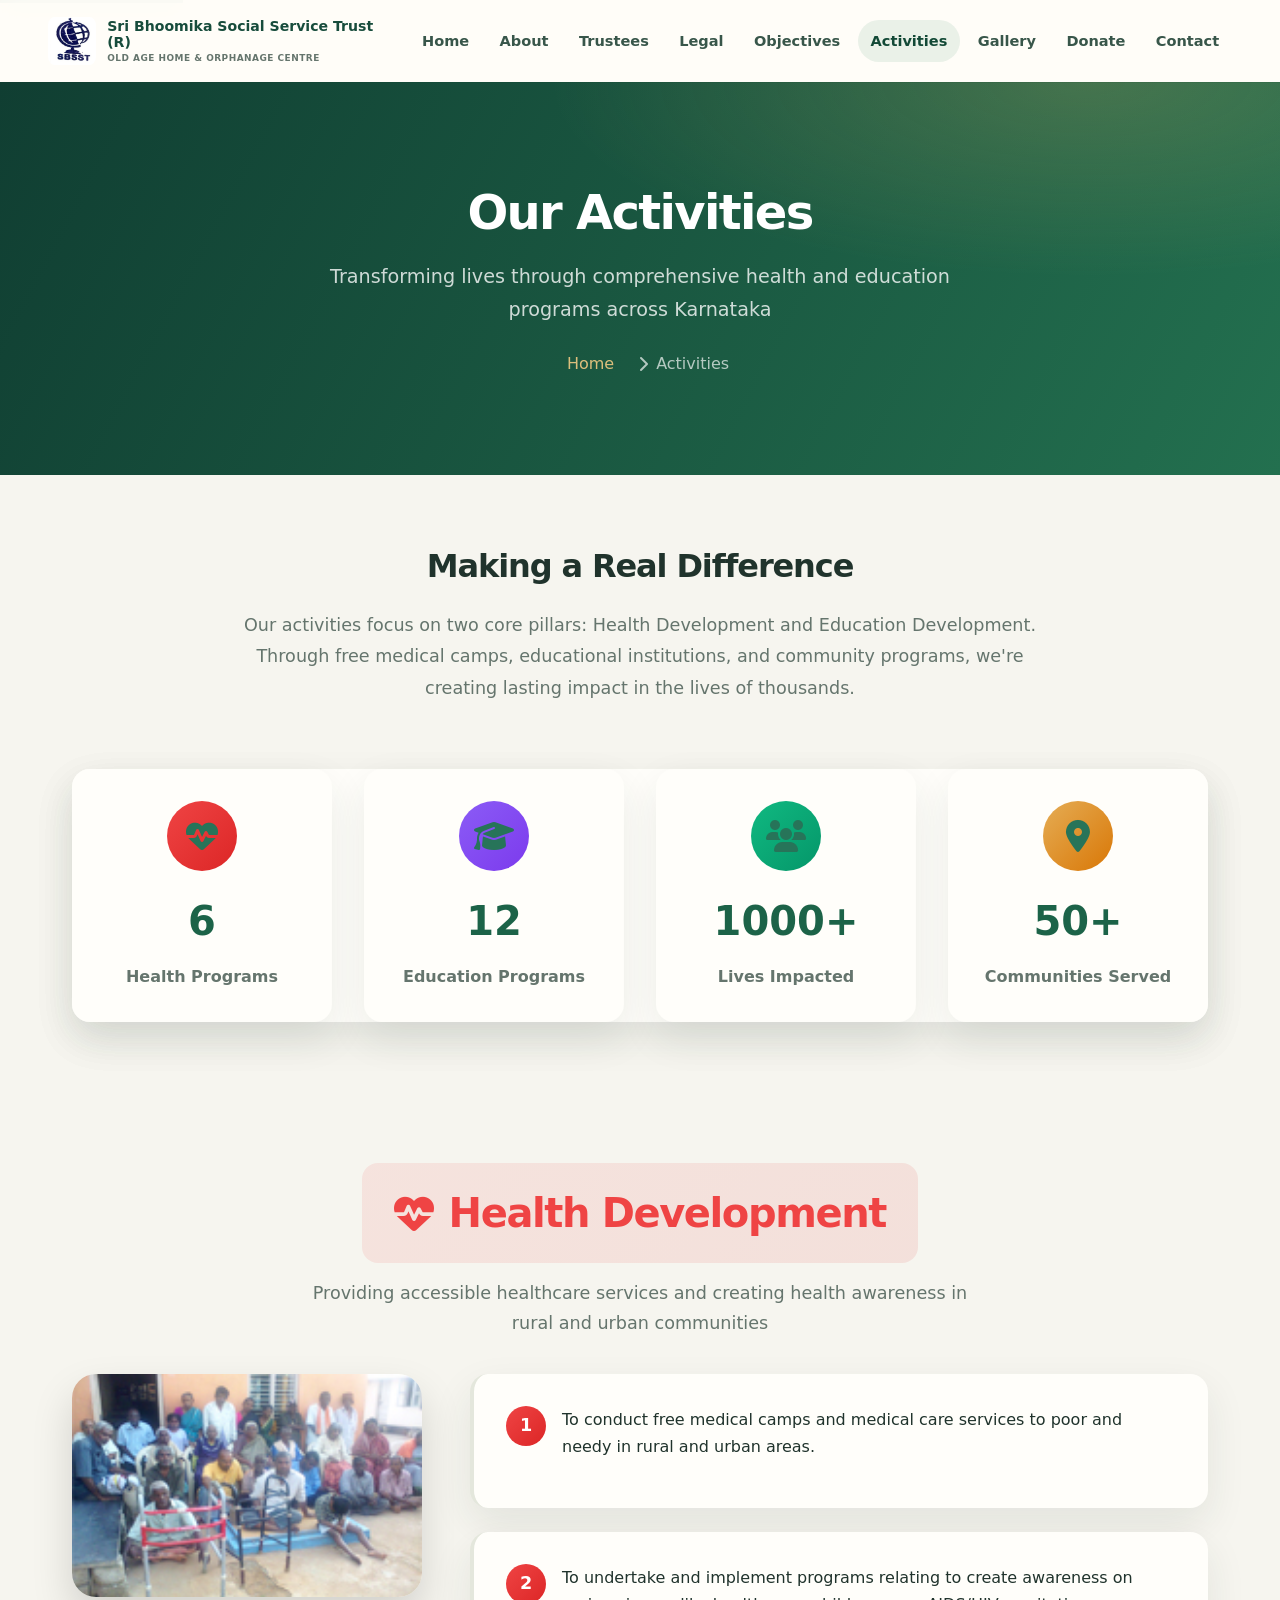
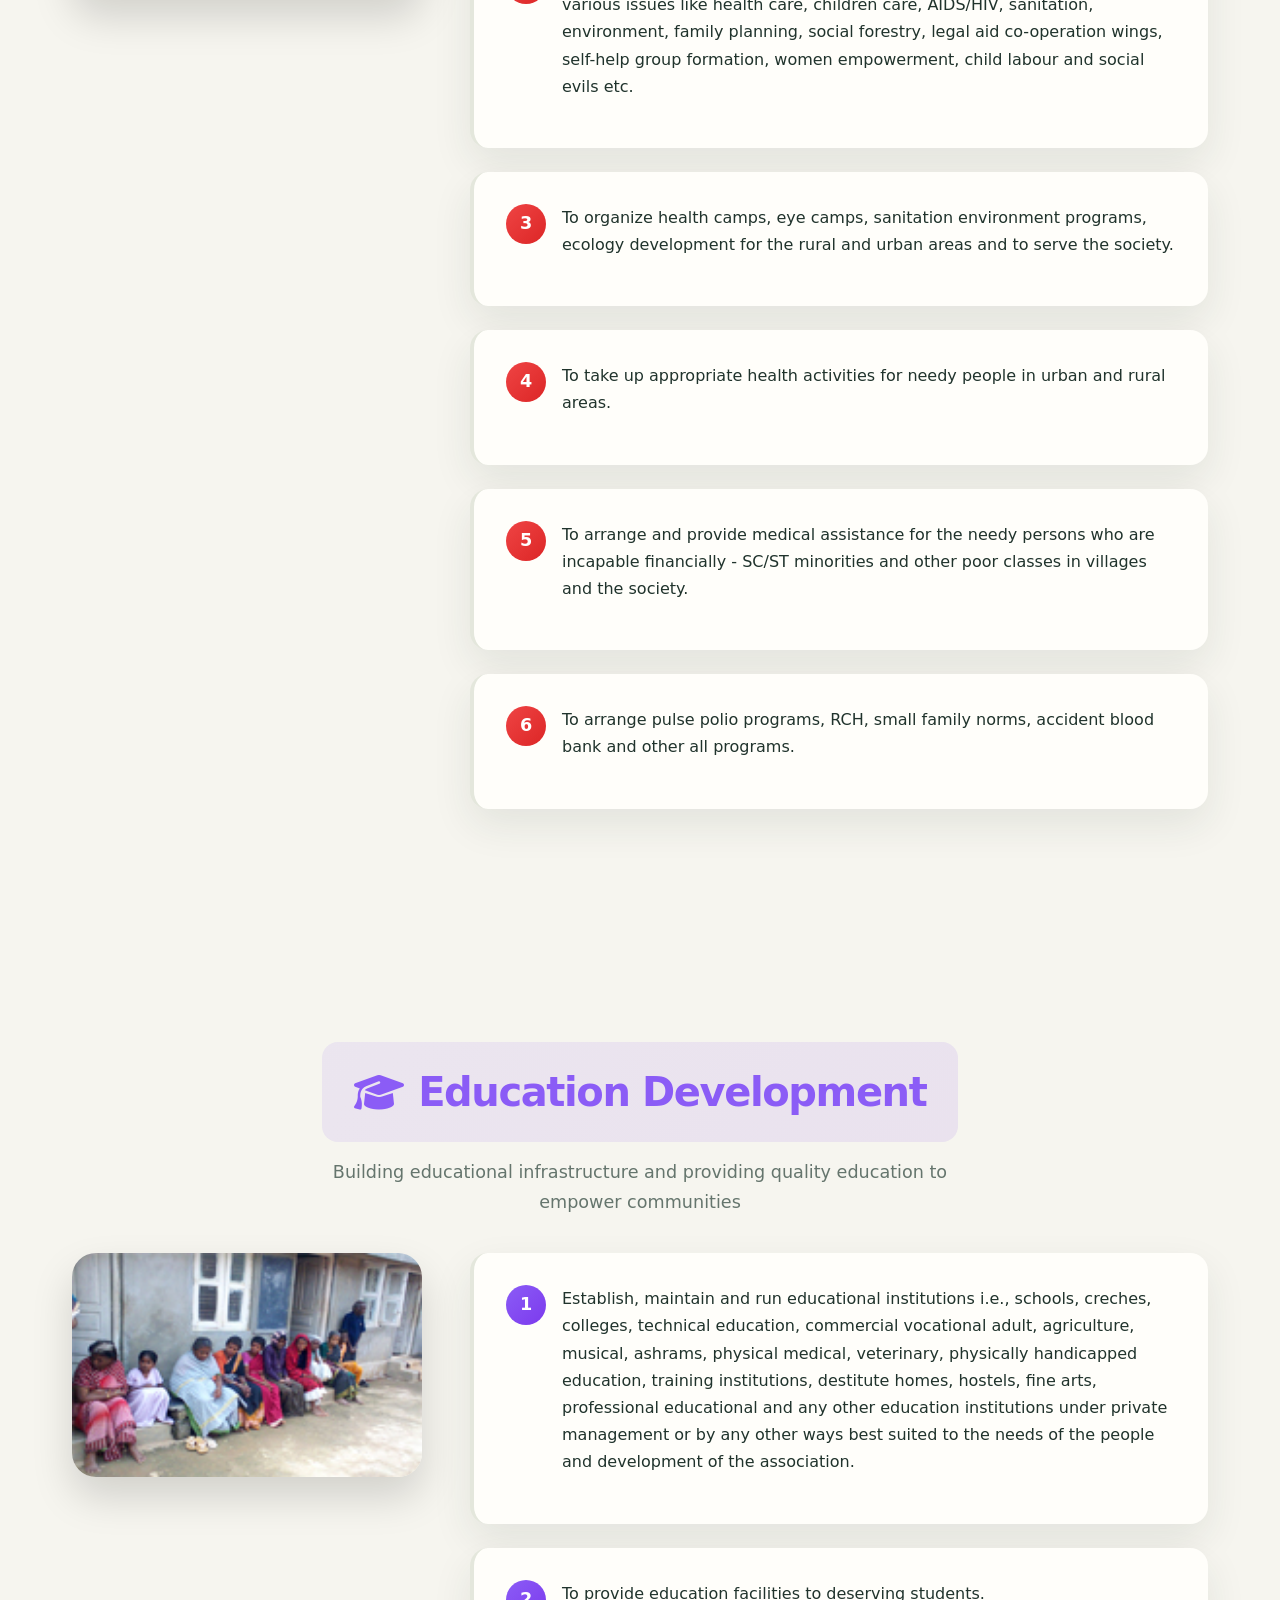
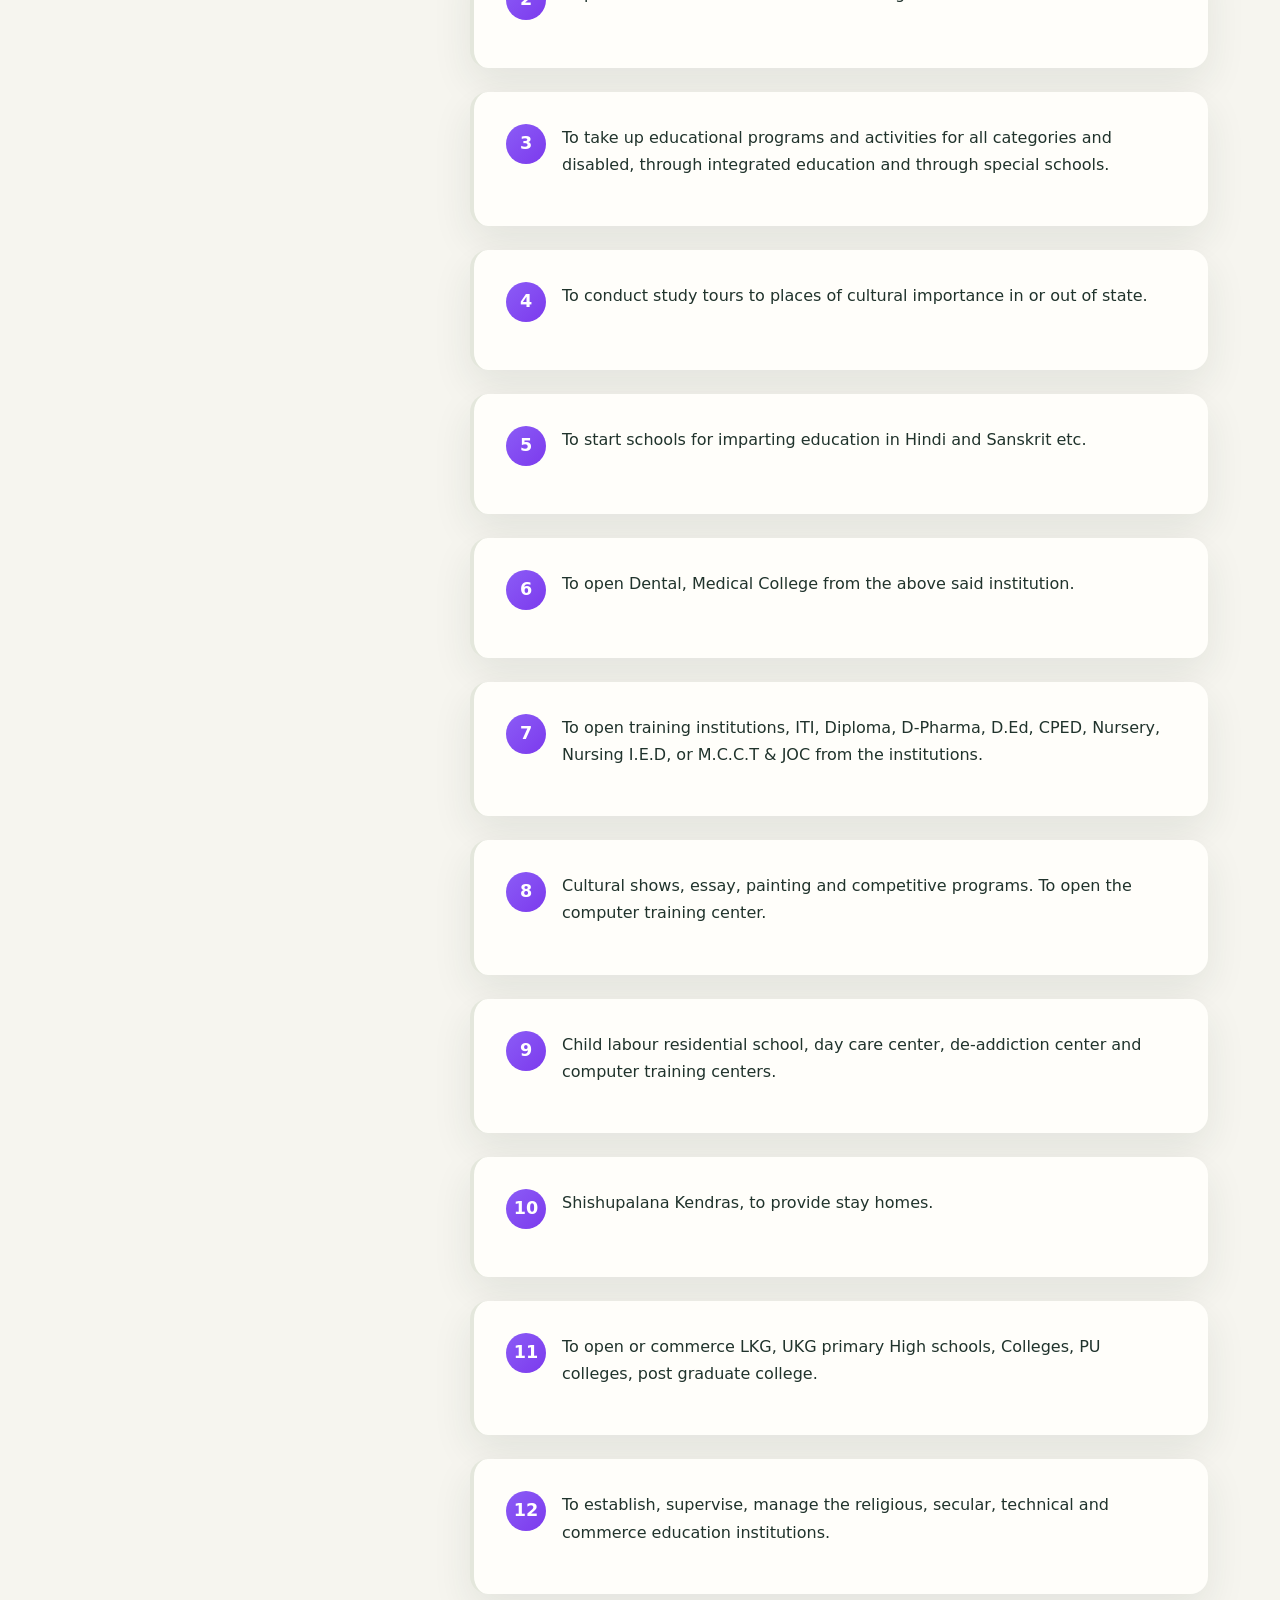
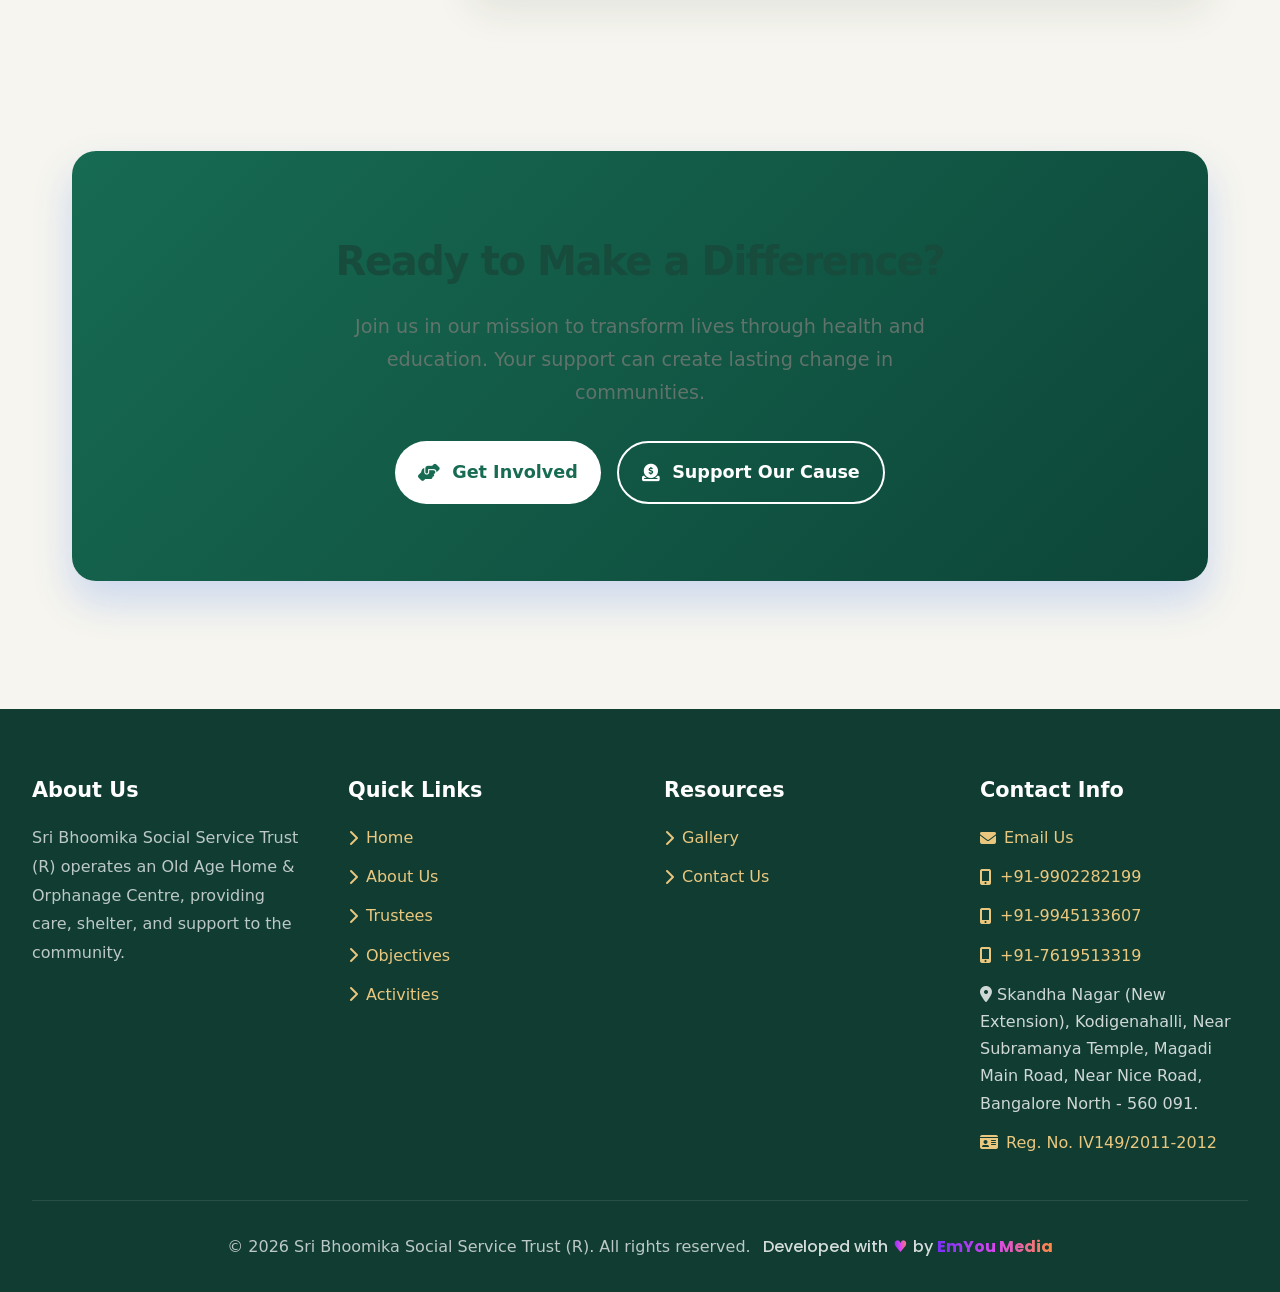
<file: activities.html>
<!DOCTYPE html>
<html lang="en">
<head>
<!-- Basic Meta Tags -->
<meta charset="UTF-8">
<meta name="viewport" content="width=device-width, initial-scale=1.0, maximum-scale=5.0">
<meta http-equiv="X-UA-Compatible" content="IE=edge">

<!-- SEO Meta Tags -->
<title>Our Activities - Sri Bhoomika Social Service Trust (R) | Health & Education Programs</title>
<meta name="description" content="Discover the comprehensive health and education activities of Sri Bhoomika Social Service Trust (R). We provide free medical camps, educational institutions, vocational training, and community development programs across Karnataka.">
<meta name="keywords" content="Sri Bhoomika activities, free medical camps, health programs, education programs, vocational training, rural healthcare Karnataka, community development, NGO activities Bangalore, social welfare programs, educational institutions">
<meta name="author" content="Sri Bhoomika Social Service Trust (R)">
<meta name="robots" content="index, follow">
<meta name="googlebot" content="index, follow">

<!-- Open Graph Meta Tags -->
<meta property="og:title" content="Our Activities - Sri Bhoomika Social Service Trust (R)">
<meta property="og:description" content="Health development and education programs serving communities across Karnataka through medical camps, educational institutions, and vocational training.">
<meta property="og:type" content="website">
<meta property="og:url" content="https://sbsst.org/activities">
<meta property="og:image" content="https://sbsst.org/images/activities-banner.jpg">
<meta property="og:site_name" content="Sri Bhoomika Social Service Trust (R)">

<!-- Twitter Card Meta Tags -->
<meta name="twitter:card" content="summary_large_image">
<meta name="twitter:title" content="Our Activities - Sri Bhoomika Social Service Trust (R)">
<meta name="twitter:description" content="Comprehensive health and education programs making a difference in communities.">
<meta name="twitter:image" content="https://sbsst.org/images/activities-banner.jpg">

<!-- Canonical URL -->
<link rel="canonical" href="https://sbsst.org/activities">

<!-- Mobile Optimization -->
<meta name="theme-color" content="#2563eb">
<meta name="mobile-web-app-capable" content="yes">
<meta name="apple-mobile-web-app-capable" content="yes">
<meta name="apple-mobile-web-app-status-bar-style" content="default">
<meta name="apple-mobile-web-app-title" content="SBSST Activities">

<!-- Structured Data -->
<script type="application/ld+json">
{
  "@context": "https://schema.org",
  "@type": "NGO",
  "name": "Sri Bhoomika Social Service Trust (R)",
  "url": "https://sbsst.org",
  "logo": "https://sbsst.org/images/sbsst-logo.jpg",
  "description": "Health and education development programs",
  "areaServed": "Karnataka, India",
  "address": {
    "@type": "PostalAddress",
    "streetAddress": "Skandha Nagar (New Extension), Kodigenahalli, Near Subramanya Temple, Magadi Main Road, Near Nice Road",
    "addressLocality": "Bangalore North",
    "addressRegion": "Karnataka",
    "postalCode": "560091",
    "addressCountry": "IN"
  }
}
</script>

<!-- Preconnect -->
<link rel="preconnect" href="https://cdnjs.cloudflare.com">
<link rel="dns-prefetch" href="https://cdnjs.cloudflare.com">

<!-- Font Awesome -->
<link rel="stylesheet" href="https://cdnjs.cloudflare.com/ajax/libs/font-awesome/6.4.0/css/all.min.css">

<style>
* {
  margin: 0;
  padding: 0;
  box-sizing: border-box;
}

:root {
  --primary: #2563eb;
  --primary-dark: #1e40af;
  --secondary: #06b6d4;
  --accent: #f59e0b;
  --success: #10b981;
  --health: #ef4444;
  --education: #8b5cf6;
  --text: #1f2937;
  --text-light: #6b7280;
  --bg: #ffffff;
  --bg-light: #f9fafb;
  --border: #e5e7eb;
}

body {
  font-family: 'Inter', -apple-system, BlinkMacSystemFont, 'Segoe UI', Roboto, 'Helvetica Neue', Arial, sans-serif;
  line-height: 1.6;
  color: var(--text);
  background: var(--bg-light);
  -webkit-font-smoothing: antialiased;
  -moz-osx-font-smoothing: grayscale;
}

/* Header */
header {
  background: linear-gradient(135deg, var(--primary) 0%, var(--primary-dark) 100%);
  box-shadow: 0 4px 6px -1px rgba(0,0,0,0.1);
  position: sticky;
  top: 0;
  z-index: 1000;
}

.header-container {
  max-width: 1280px;
  margin: 0 auto;
  padding: 1rem 2rem;
  display: flex;
  justify-content: space-between;
  align-items: center;
}

.logo {
  display: flex;
  align-items: center;
  gap: 0.75rem;
  color: white;
  font-size: 1.5rem;
  font-weight: 700;
  text-decoration: none;
}

.logo i {
  font-size: 2rem;
}

nav {
  display: flex;
  gap: 2rem;
}

nav a {
  color: white;
  text-decoration: none;
  font-weight: 500;
  padding: 0.5rem 1rem;
  border-radius: 0.5rem;
  transition: all 0.3s ease;
}

nav a:hover, nav a.active {
  background: rgba(255,255,255,0.2);
  transform: translateY(-2px);
}

.mobile-menu-btn {
  display: none;
  background: none;
  border: none;
  color: white;
  font-size: 1.5rem;
  cursor: pointer;
}

/* Page Header */
.page-header {
  background: linear-gradient(135deg, rgba(37,99,235,0.95) 0%, rgba(30,64,175,0.95) 100%), url('data:image/svg+xml,<svg xmlns="http://www.w3.org/2000/svg" viewBox="0 0 1200 300"><rect fill="%232563eb" width="1200" height="300"/><path fill="%231e40af" opacity="0.3" d="M0,150 Q300,100 600,150 T1200,150 L1200,300 L0,300 Z"/></svg>');
  background-size: cover;
  background-position: center;
  color: white;
  padding: 4rem 2rem;
  text-align: center;
}

.page-header h1 {
  font-size: 3rem;
  font-weight: 800;
  margin-bottom: 0.5rem;
}

.page-header p {
  font-size: 1.2rem;
  opacity: 0.95;
  max-width: 700px;
  margin: 0 auto;
}

.breadcrumb {
  display: flex;
  gap: 0.5rem;
  justify-content: center;
  align-items: center;
  font-size: 1rem;
  opacity: 0.9;
  margin-top: 1rem;
}

.breadcrumb a {
  color: white;
  text-decoration: none;
}

.breadcrumb a:hover {
  text-decoration: underline;
}

/* Main Content */
main {
  max-width: 1280px;
  margin: 0 auto;
  padding: 4rem 2rem;
}

.section-intro {
  text-align: center;
  max-width: 800px;
  margin: 0 auto 4rem;
}

.section-intro h2 {
  font-size: 2rem;
  color: var(--text);
  margin-bottom: 1rem;
}

.section-intro p {
  font-size: 1.1rem;
  color: var(--text-light);
  line-height: 1.8;
}

/* Stats Section */
.stats-section {
  display: grid;
  grid-template-columns: repeat(auto-fit, minmax(200px, 1fr));
  gap: 2rem;
  margin-bottom: 4rem;
}

.stat-card {
  background: white;
  padding: 2rem;
  border-radius: 1rem;
  text-align: center;
  box-shadow: 0 4px 12px rgba(0,0,0,0.08);
  transition: all 0.3s ease;
}

.stat-card:hover {
  transform: translateY(-8px);
  box-shadow: 0 12px 24px rgba(0,0,0,0.15);
}

.stat-icon {
  width: 70px;
  height: 70px;
  margin: 0 auto 1rem;
  border-radius: 50%;
  display: flex;
  align-items: center;
  justify-content: center;
  font-size: 2rem;
  color: white;
}

.stat-card:nth-child(1) .stat-icon {
  background: linear-gradient(135deg, var(--health), #dc2626);
}

.stat-card:nth-child(2) .stat-icon {
  background: linear-gradient(135deg, var(--education), #7c3aed);
}

.stat-card:nth-child(3) .stat-icon {
  background: linear-gradient(135deg, var(--success), #059669);
}

.stat-card:nth-child(4) .stat-icon {
  background: linear-gradient(135deg, var(--accent), #d97706);
}

.stat-number {
  font-size: 2.5rem;
  font-weight: 800;
  color: var(--text);
  margin-bottom: 0.5rem;
}

.stat-label {
  color: var(--text-light);
  font-weight: 600;
}

/* Activity Sections */
.activity-section {
  margin-bottom: 5rem;
}

.section-header {
  text-align: center;
  margin-bottom: 3rem;
}

.section-title {
  display: inline-flex;
  align-items: center;
  gap: 1rem;
  font-size: 2.5rem;
  font-weight: 800;
  color: var(--text);
  margin-bottom: 1rem;
  padding: 1rem 2rem;
  border-radius: 1rem;
  position: relative;
}

.section-title i {
  font-size: 2.5rem;
}

.health-section .section-title {
  background: linear-gradient(135deg, rgba(239,68,68,0.1), rgba(220,38,38,0.1));
  color: var(--health);
}

.education-section .section-title {
  background: linear-gradient(135deg, rgba(139,92,246,0.1), rgba(124,58,237,0.1));
  color: var(--education);
}

.section-subtitle {
  font-size: 1.1rem;
  color: var(--text-light);
  max-width: 700px;
  margin: 0 auto;
}

/* Activity Grid */
.activity-content {
  display: grid;
  grid-template-columns: 350px 1fr;
  gap: 3rem;
  align-items: start;
}

.activity-image {
  position: sticky;
  top: 100px;
  border-radius: 1.5rem;
  overflow: hidden;
  box-shadow: 0 20px 40px rgba(0,0,0,0.15);
}

.activity-image img {
  width: 100%;
  height: auto;
  display: block;
  transition: transform 0.3s ease;
}

.activity-image:hover img {
  transform: scale(1.05);
}

.activity-list {
  display: grid;
  gap: 1.5rem;
}

.activity-card {
  background: white;
  border-radius: 1rem;
  padding: 2rem;
  box-shadow: 0 4px 12px rgba(0,0,0,0.08);
  transition: all 0.3s ease;
  border-left: 4px solid transparent;
}

.health-section .activity-card {
  border-left-color: var(--health);
}

.education-section .activity-card {
  border-left-color: var(--education);
}

.activity-card:hover {
  transform: translateX(8px);
  box-shadow: 0 8px 24px rgba(0,0,0,0.12);
}

.activity-header {
  display: flex;
  gap: 1rem;
  margin-bottom: 1rem;
}

.activity-number {
  flex-shrink: 0;
  width: 40px;
  height: 40px;
  border-radius: 50%;
  display: flex;
  align-items: center;
  justify-content: center;
  font-weight: 700;
  color: white;
  font-size: 1.1rem;
}

.health-section .activity-number {
  background: linear-gradient(135deg, var(--health), #dc2626);
}

.education-section .activity-number {
  background: linear-gradient(135deg, var(--education), #7c3aed);
}

.activity-text {
  flex: 1;
}

.activity-text p {
  color: var(--text);
  line-height: 1.7;
}

/* CTA Section */
.cta-section {
  background: linear-gradient(135deg, var(--primary) 0%, var(--primary-dark) 100%);
  color: white;
  border-radius: 1.5rem;
  padding: 4rem 3rem;
  text-align: center;
  margin-top: 5rem;
  box-shadow: 0 20px 40px rgba(37,99,235,0.2);
}

.cta-section h2 {
  font-size: 2.5rem;
  font-weight: 800;
  margin-bottom: 1rem;
}

.cta-section p {
  font-size: 1.2rem;
  opacity: 0.95;
  margin-bottom: 2rem;
  max-width: 600px;
  margin-left: auto;
  margin-right: auto;
}

.cta-buttons {
  display: flex;
  gap: 1rem;
  justify-content: center;
  flex-wrap: wrap;
}

.btn {
  padding: 1rem 2.5rem;
  border-radius: 0.5rem;
  font-weight: 600;
  text-decoration: none;
  transition: all 0.3s ease;
  display: inline-flex;
  align-items: center;
  gap: 0.75rem;
  font-size: 1.1rem;
}

.btn-light {
  background: white;
  color: var(--primary);
}

.btn-light:hover {
  background: var(--bg-light);
  transform: translateY(-2px);
  box-shadow: 0 10px 25px rgba(255,255,255,0.3);
}

.btn-outline {
  background: transparent;
  color: white;
  border: 2px solid white;
}

.btn-outline:hover {
  background: white;
  color: var(--primary);
}

/* Footer */
footer {
  background: linear-gradient(135deg, #1f2937 0%, #111827 100%);
  color: white;
  padding: 4rem 2rem 2rem;
  margin-top: 4rem;
}

.footer-content {
  max-width: 1280px;
  margin: 0 auto;
  display: grid;
  grid-template-columns: repeat(auto-fit, minmax(250px, 1fr));
  gap: 3rem;
  margin-bottom: 2rem;
}

.footer-section h3 {
  font-size: 1.3rem;
  margin-bottom: 1rem;
  color: var(--accent);
}

.footer-section p {
  color: #d1d5db;
  line-height: 1.8;
}

.footer-links {
  list-style: none;
}

.footer-links li {
  margin-bottom: 0.75rem;
}

.footer-links a {
  color: #d1d5db;
  text-decoration: none;
  transition: all 0.3s ease;
  display: flex;
  align-items: center;
  gap: 0.5rem;
}

.footer-links a:hover {
  color: var(--accent);
  transform: translateX(4px);
}

.social-links {
  display: flex;
  gap: 1rem;
  margin-top: 1rem;
}

.social-links a {
  width: 40px;
  height: 40px;
  border-radius: 50%;
  background: rgba(255,255,255,0.1);
  display: flex;
  align-items: center;
  justify-content: center;
  color: white;
  transition: all 0.3s ease;
}

.social-links a:hover {
  background: var(--accent);
  transform: translateY(-4px);
}

.footer-bottom {
  max-width: 1280px;
  margin: 0 auto;
  padding-top: 2rem;
  border-top: 1px solid rgba(255,255,255,0.1);
  text-align: center;
  color: #9ca3af;
}

.footer-bottom a {
  color: var(--accent);
  text-decoration: none;
}

/* Mobile Responsive */
@media (max-width: 968px) {
  .activity-content {
    grid-template-columns: 1fr;
  }

  .activity-image {
    position: relative;
    top: 0;
    max-width: 500px;
    margin: 0 auto;
  }
}

@media (max-width: 768px) {
  .header-container {
    padding: 1rem;
  }

  nav {
    position: fixed;
    top: 70px;
    left: -100%;
    width: 100%;
    background: var(--primary-dark);
    flex-direction: column;
    padding: 2rem;
    transition: left 0.3s ease;
    box-shadow: 0 4px 6px rgba(0,0,0,0.1);
  }

  nav.active {
    left: 0;
  }

  .mobile-menu-btn {
    display: block;
  }

  .page-header h1 {
    font-size: 2rem;
  }

  .page-header p {
    font-size: 1rem;
  }

  .section-title {
    font-size: 1.8rem;
    padding: 0.75rem 1.5rem;
  }

  .section-title i {
    font-size: 1.8rem;
  }

  .stats-section {
    grid-template-columns: repeat(2, 1fr);
    gap: 1rem;
  }

  .stat-card {
    padding: 1.5rem;
  }

  .cta-section {
    padding: 3rem 2rem;
  }

  .cta-section h2 {
    font-size: 1.8rem;
  }

  .cta-buttons {
    flex-direction: column;
  }

  .btn {
    width: 100%;
    justify-content: center;
  }
}

@media (max-width: 480px) {
  .page-header {
    padding: 3rem 1rem;
  }

  main {
    padding: 2rem 1rem;
  }

  .stats-section {
    grid-template-columns: 1fr;
  }

  .activity-card {
    padding: 1.5rem;
  }

  .activity-header {
    flex-direction: column;
    align-items: center;
    text-align: center;
  }
}

/* Accessibility */
:focus {
  outline: 2px solid var(--primary);
  outline-offset: 2px;
}

.skip-link {
  position: absolute;
  top: -40px;
  left: 0;
  background: var(--primary);
  color: white;
  padding: 8px;
  text-decoration: none;
  z-index: 100;
}

.skip-link:focus {
  top: 0;
}

.sr-only {
  position: absolute;
  width: 1px;
  height: 1px;
  padding: 0;
  margin: -1px;
  overflow: hidden;
  clip: rect(0,0,0,0);
  white-space: nowrap;
  border-width: 0;
}

/* Animations */
@keyframes fadeInUp {
  from {
    opacity: 0;
    transform: translateY(30px);
  }
  to {
    opacity: 1;
    transform: translateY(0);
  }
}

.activity-card {
  animation: fadeInUp 0.6s ease-out backwards;
}

.activity-card:nth-child(1) { animation-delay: 0.1s; }
.activity-card:nth-child(2) { animation-delay: 0.15s; }
.activity-card:nth-child(3) { animation-delay: 0.2s; }
.activity-card:nth-child(4) { animation-delay: 0.25s; }
.activity-card:nth-child(5) { animation-delay: 0.3s; }
.activity-card:nth-child(6) { animation-delay: 0.35s; }
</style>
<link rel="stylesheet" href="site-refresh.css">
</head>
<body>

<a href="#main-content" class="skip-link">Skip to main content</a>

<header role="banner">
  <div class="header-container">
    <a href="index.html" class="logo" aria-label="Sri Bhoomika Social Service Trust (R) Home">
      <img src="images/sbsst-logo.jpg" class="brand-mark" alt="">
      <span class="logo-copy"><span class="brand-title">Sri Bhoomika Social Service Trust (R)</span><span class="brand-tagline">Old Age Home &amp; Orphanage Centre</span></span>
    </a>
    <nav id="mainNav">
      <a href="index.html">Home</a>
      <a href="about-us.html">About</a>
      <a href="trustees.html">Trustees</a>
       <a href="legal.html">Legal</a>
      <a href="objectives.html">Objectives</a>
      <a href="activities.html" class="active" aria-current="page">Activities</a>
      <a href="gallery.html">Gallery</a>
      <a href="donation.html" >Donate</a>
      <a href="contact-us.html">Contact</a>
    </nav>
    <button class="mobile-menu-btn" id="menuBtn" aria-label="Toggle mobile menu" aria-expanded="false">
      <i class="fas fa-bars" aria-hidden="true"></i>
    </button>
  </div>
</header>

<div class="page-header">
  <h1>Our Activities</h1>
  <p>Transforming lives through comprehensive health and education programs across Karnataka</p>
  <nav class="breadcrumb" aria-label="Breadcrumb">
    <a href="index.html">Home</a>
    <i class="fas fa-chevron-right" aria-hidden="true"></i>
    <span aria-current="page">Activities</span>
  </nav>
</div>

<main id="main-content" role="main">
  <div class="section-intro">
    <h2>Making a Real Difference</h2>
    <p>Our activities focus on two core pillars: Health Development and Education Development. Through free medical camps, educational institutions, and community programs, we're creating lasting impact in the lives of thousands.</p>
  </div>

  <div class="stats-section">
    <div class="stat-card">
      <div class="stat-icon">
        <i class="fas fa-heartbeat" aria-hidden="true"></i>
      </div>
      <div class="stat-number">6</div>
      <div class="stat-label">Health Programs</div>
    </div>
    <div class="stat-card">
      <div class="stat-icon">
        <i class="fas fa-graduation-cap" aria-hidden="true"></i>
      </div>
      <div class="stat-number">12</div>
      <div class="stat-label">Education Programs</div>
    </div>
    <div class="stat-card">
      <div class="stat-icon">
        <i class="fas fa-users" aria-hidden="true"></i>
      </div>
      <div class="stat-number">1000+</div>
      <div class="stat-label">Lives Impacted</div>
    </div>
    <div class="stat-card">
      <div class="stat-icon">
        <i class="fas fa-map-marker-alt" aria-hidden="true"></i>
      </div>
      <div class="stat-number">50+</div>
      <div class="stat-label">Communities Served</div>
    </div>
  </div>

  <!-- Health Development Section -->
  <section class="activity-section health-section" aria-labelledby="health-title">
    <div class="section-header">
      <h2 id="health-title" class="section-title">
        <i class="fas fa-heartbeat" aria-hidden="true"></i>
        Health Development
      </h2>
      <p class="section-subtitle">Providing accessible healthcare services and creating health awareness in rural and urban communities</p>
    </div>

    <div class="activity-content">
      <div class="activity-image">
        <img src="images/templatemo_image_02.jpg" alt="Health Development Programs - Medical Camp" width="250" height="250" loading="lazy">
      </div>

      <div class="activity-list">
        <article class="activity-card">
          <div class="activity-header">
            <div class="activity-number">1</div>
            <div class="activity-text">
              <p>To conduct free medical camps and medical care services to poor and needy in rural and urban areas.</p>
            </div>
          </div>
        </article>

        <article class="activity-card">
          <div class="activity-header">
            <div class="activity-number">2</div>
            <div class="activity-text">
              <p>To undertake and implement programs relating to create awareness on various issues like health care, children care, AIDS/HIV, sanitation, environment, family planning, social forestry, legal aid co-operation wings, self-help group formation, women empowerment, child labour and social evils etc.</p>
            </div>
          </div>
        </article>

        <article class="activity-card">
          <div class="activity-header">
            <div class="activity-number">3</div>
            <div class="activity-text">
              <p>To organize health camps, eye camps, sanitation environment programs, ecology development for the rural and urban areas and to serve the society.</p>
            </div>
          </div>
        </article>

        <article class="activity-card">
          <div class="activity-header">
            <div class="activity-number">4</div>
            <div class="activity-text">
              <p>To take up appropriate health activities for needy people in urban and rural areas.</p>
            </div>
          </div>
        </article>

        <article class="activity-card">
          <div class="activity-header">
            <div class="activity-number">5</div>
            <div class="activity-text">
              <p>To arrange and provide medical assistance for the needy persons who are incapable financially - SC/ST minorities and other poor classes in villages and the society.</p>
            </div>
          </div>
        </article>

        <article class="activity-card">
          <div class="activity-header">
            <div class="activity-number">6</div>
            <div class="activity-text">
              <p>To arrange pulse polio programs, RCH, small family norms, accident blood bank and other all programs.</p>
            </div>
          </div>
        </article>
      </div>
    </div>
  </section>

  <!-- Education Development Section -->
  <section class="activity-section education-section" aria-labelledby="education-title">
    <div class="section-header">
      <h2 id="education-title" class="section-title">
        <i class="fas fa-graduation-cap" aria-hidden="true"></i>
        Education Development
      </h2>
      <p class="section-subtitle">Building educational infrastructure and providing quality education to empower communities</p>
    </div>

    <div class="activity-content">
      <div class="activity-image">
        <img src="images/templatemo_image_03.jpg" alt="Education Development Programs - School Children" width="250" height="250" loading="lazy">
      </div>

      <div class="activity-list">
        <article class="activity-card">
          <div class="activity-header">
            <div class="activity-number">1</div>
            <div class="activity-text">
              <p>Establish, maintain and run educational institutions i.e., schools, creches, colleges, technical education, commercial vocational adult, agriculture, musical, ashrams, physical medical, veterinary, physically handicapped education, training institutions, destitute homes, hostels, fine arts, professional educational and any other education institutions under private management or by any other ways best suited to the needs of the people and development of the association.</p>
            </div>
          </div>
        </article>

        <article class="activity-card">
          <div class="activity-header">
            <div class="activity-number">2</div>
            <div class="activity-text">
              <p>To provide education facilities to deserving students.</p>
            </div>
          </div>
        </article>

        <article class="activity-card">
          <div class="activity-header">
            <div class="activity-number">3</div>
            <div class="activity-text">
              <p>To take up educational programs and activities for all categories and disabled, through integrated education and through special schools.</p>
            </div>
          </div>
        </article>

        <article class="activity-card">
          <div class="activity-header">
            <div class="activity-number">4</div>
            <div class="activity-text">
              <p>To conduct study tours to places of cultural importance in or out of state.</p>
            </div>
          </div>
        </article>

        <article class="activity-card">
          <div class="activity-header">
            <div class="activity-number">5</div>
            <div class="activity-text">
              <p>To start schools for imparting education in Hindi and Sanskrit etc.</p>
            </div>
          </div>
        </article>

        <article class="activity-card">
          <div class="activity-header">
            <div class="activity-number">6</div>
            <div class="activity-text">
              <p>To open Dental, Medical College from the above said institution.</p>
            </div>
          </div>
        </article>

        <article class="activity-card">
          <div class="activity-header">
            <div class="activity-number">7</div>
            <div class="activity-text">
              <p>To open training institutions, ITI, Diploma, D-Pharma, D.Ed, CPED, Nursery, Nursing I.E.D, or M.C.C.T & JOC from the institutions.</p>
            </div>
          </div>
        </article>

        <article class="activity-card">
          <div class="activity-header">
            <div class="activity-number">8</div>
            <div class="activity-text">
              <p>Cultural shows, essay, painting and competitive programs. To open the computer training center.</p>
            </div>
          </div>
        </article>

        <article class="activity-card">
          <div class="activity-header">
            <div class="activity-number">9</div>
            <div class="activity-text">
              <p>Child labour residential school, day care center, de-addiction center and computer training centers.</p>
            </div>
          </div>
        </article>

        <article class="activity-card">
          <div class="activity-header">
            <div class="activity-number">10</div>
            <div class="activity-text">
              <p>Shishupalana Kendras, to provide stay homes.</p>
            </div>
          </div>
        </article>

        <article class="activity-card">
          <div class="activity-header">
            <div class="activity-number">11</div>
            <div class="activity-text">
              <p>To open or commerce LKG, UKG primary High schools, Colleges, PU colleges, post graduate college.</p>
            </div>
          </div>
        </article>

        <article class="activity-card">
          <div class="activity-header">
            <div class="activity-number">12</div>
            <div class="activity-text">
              <p>To establish, supervise, manage the religious, secular, technical and commerce education institutions.</p>
            </div>
          </div>
        </article>
      </div>
    </div>
  </section>

  <!-- CTA Section -->
  <section class="cta-section">
    <h2>Ready to Make a Difference?</h2>
    <p>Join us in our mission to transform lives through health and education. Your support can create lasting change in communities.</p>
    <div class="cta-buttons">
      <a href="contact-us.html" class="btn btn-light">
        <i class="fas fa-hands-helping"></i>
        <span>Get Involved</span>
      </a>
      <a href="donation.html" class="btn btn-outline">
        <i class="fas fa-donate"></i>
        <span>Support Our Cause</span>
      </a>
    </div>
  </section>
</main>

<footer>
  <div class="footer-content">
    <div class="footer-section">
      <h3>About Us</h3>
      <p>Sri Bhoomika Social Service Trust (R) operates an Old Age Home &amp; Orphanage Centre, providing care, shelter, and support to the community.</p>
    </div>
    
    <div class="footer-section">
      <h3>Quick Links</h3>
      <ul class="footer-links">
        <li><a href="index.html"><i class="fas fa-chevron-right"></i> Home</a></li>
        <li><a href="about-us.html"><i class="fas fa-chevron-right"></i> About Us</a></li>
        <li><a href="trustees.html"><i class="fas fa-chevron-right"></i> Trustees</a></li>
        <li><a href="objectives.html"><i class="fas fa-chevron-right"></i> Objectives</a></li>
        <li><a href="activities.html"><i class="fas fa-chevron-right"></i> Activities</a></li>
      </ul>
    </div>
    
    <div class="footer-section">
      <h3>Resources</h3>
      <ul class="footer-links">
        <li><a href="gallery.html"><i class="fas fa-chevron-right"></i> Gallery</a></li>
        <li><a href="contact-us.html"><i class="fas fa-chevron-right"></i> Contact Us</a></li>
        
      </ul>
    </div>
    
    <div class="footer-section">
      <h3>Contact Info</h3>
      <ul class="footer-links">
        <li><a href="mailto:sribhoomikasocialservicetrust@gmail.com"><i class="fas fa-envelope"></i> Email Us</a></li>
        <li><a href="tel:+919902282199"><i class="fas fa-mobile-alt"></i> +91-9902282199</a></li>
        <li><a href="tel:+919945133607"><i class="fas fa-mobile-alt"></i> +91-9945133607</a></li>
        <li><a href="tel:+917619513319"><i class="fas fa-mobile-alt"></i> +91-7619513319</a></li>
        <li><i class="fas fa-map-marker-alt"></i> Skandha Nagar (New Extension), Kodigenahalli, Near Subramanya Temple, Magadi Main Road, Near Nice Road, Bangalore North - 560 091.</li>
        <li><a href="legal.html"><i class="fas fa-id-card"></i> Reg. No. IV149/2011-2012</a></li>
      </ul>
    </div>
  </div>
  
  <div class="footer-bottom">
    <p>&copy; 2026 Sri Bhoomika Social Service Trust (R). All rights reserved. <span class="developer-credit">Developed with <span class="developer-heart" aria-label="care">♥</span> by <a href="https://emyoumedia.com" target="_blank" rel="noopener noreferrer">EmYou Media</a></span></p>
  </div>
</footer>


<script>
// Mobile menu toggle
const menuBtn = document.getElementById('menuBtn');
const mainNav = document.getElementById('mainNav');

menuBtn.addEventListener('click', () => {
  const isExpanded = mainNav.classList.contains('active');
  mainNav.classList.toggle('active');
  menuBtn.setAttribute('aria-expanded', !isExpanded);
});

// Smooth scroll for anchor links
document.querySelectorAll('a[href^="#"]').forEach(anchor => {
  anchor.addEventListener('click', function (e) {
    const href = this.getAttribute('href');
    if (href !== '#' && href !== '') {
      e.preventDefault();
      const target = document.querySelector(href);
      if (target) {
        target.scrollIntoView({
          behavior: 'smooth',
          block: 'start'
        });
      }
    }
  });
});

// Close mobile menu when clicking outside
document.addEventListener('click', (e) => {
  if (!e.target.closest('header') && mainNav.classList.contains('active')) {
    mainNav.classList.remove('active');
    menuBtn.setAttribute('aria-expanded', 'false');
  }
});

// Animation on scroll
const observerOptions = {
  threshold: 0.1,
  rootMargin: '0px 0px -50px 0px'
};

const observer = new IntersectionObserver((entries) => {
  entries.forEach(entry => {
    if (entry.isIntersecting) {
      entry.target.style.opacity = '1';
      entry.target.style.transform = 'translateY(0)';
    }
  });
}, observerOptions);

document.querySelectorAll('.activity-card, .stat-card').forEach(el => {
  observer.observe(el);
});
</script>

</body>
</html>
</file>
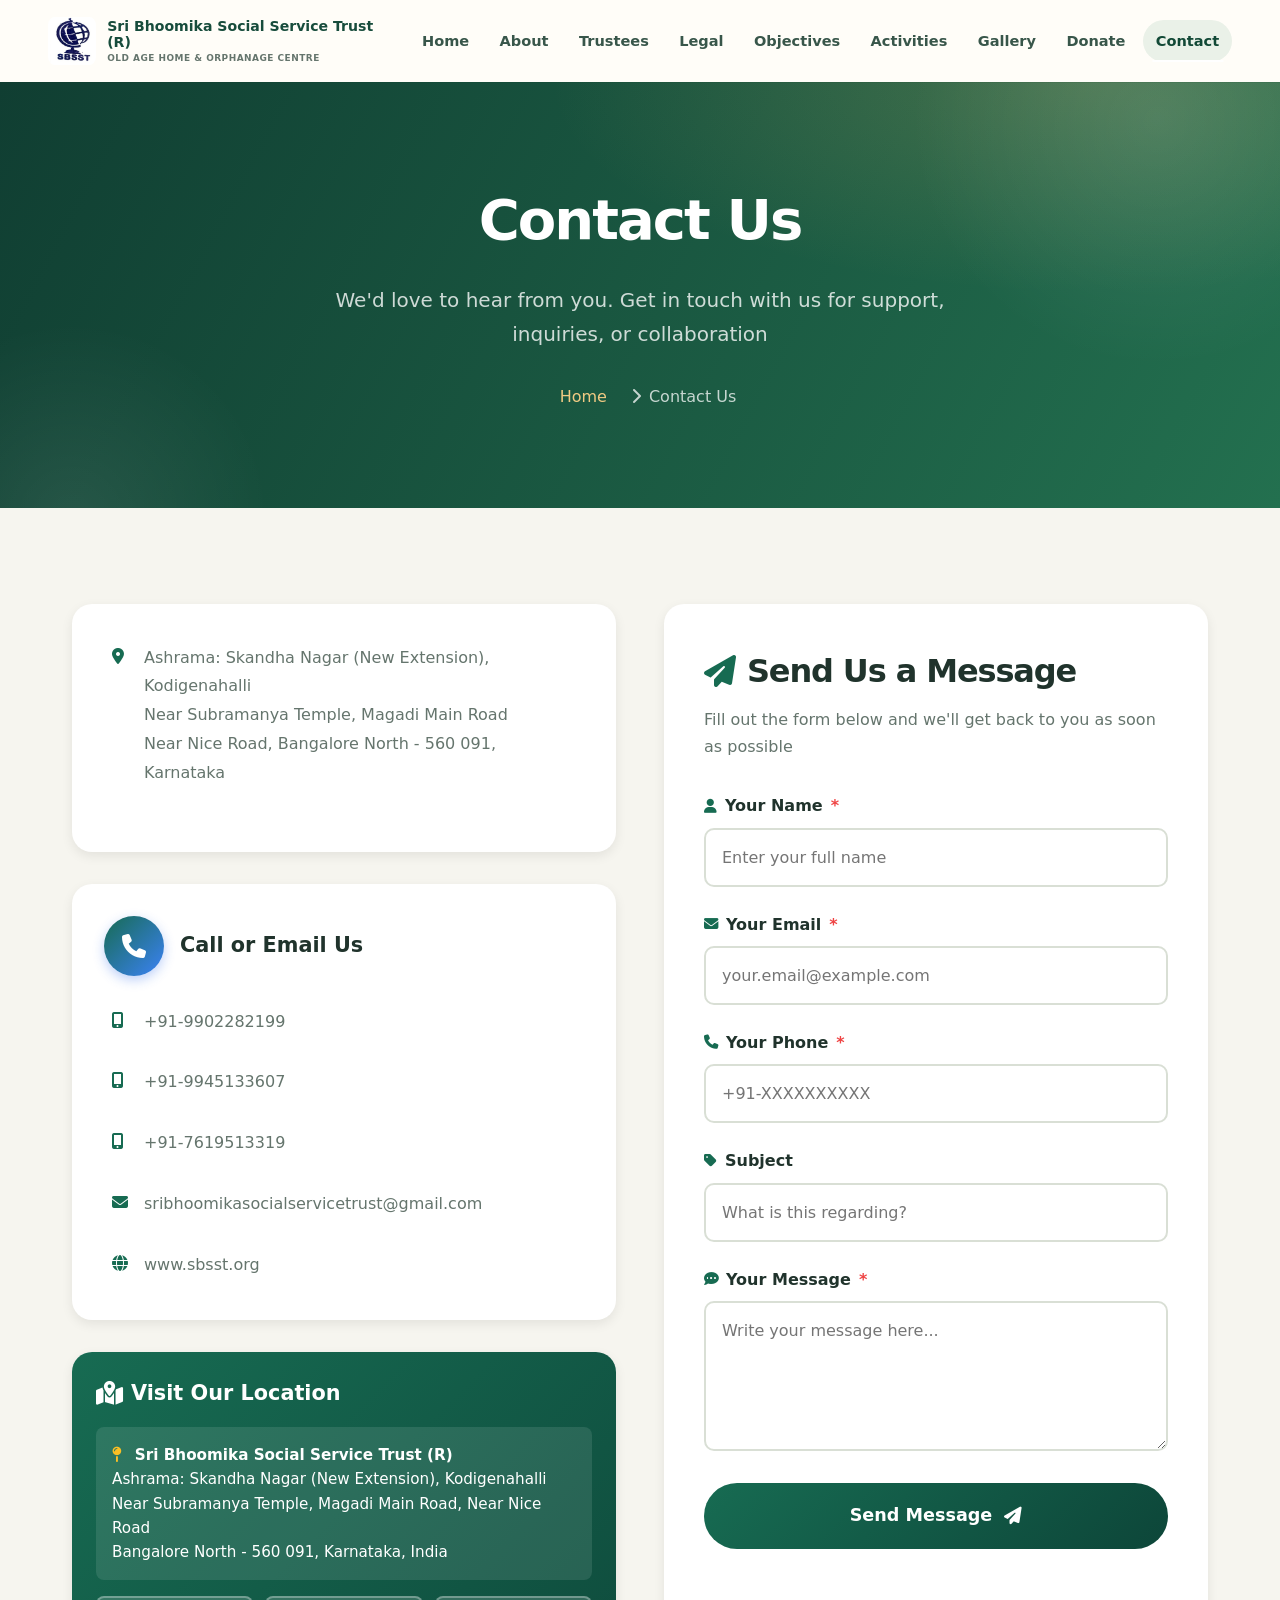
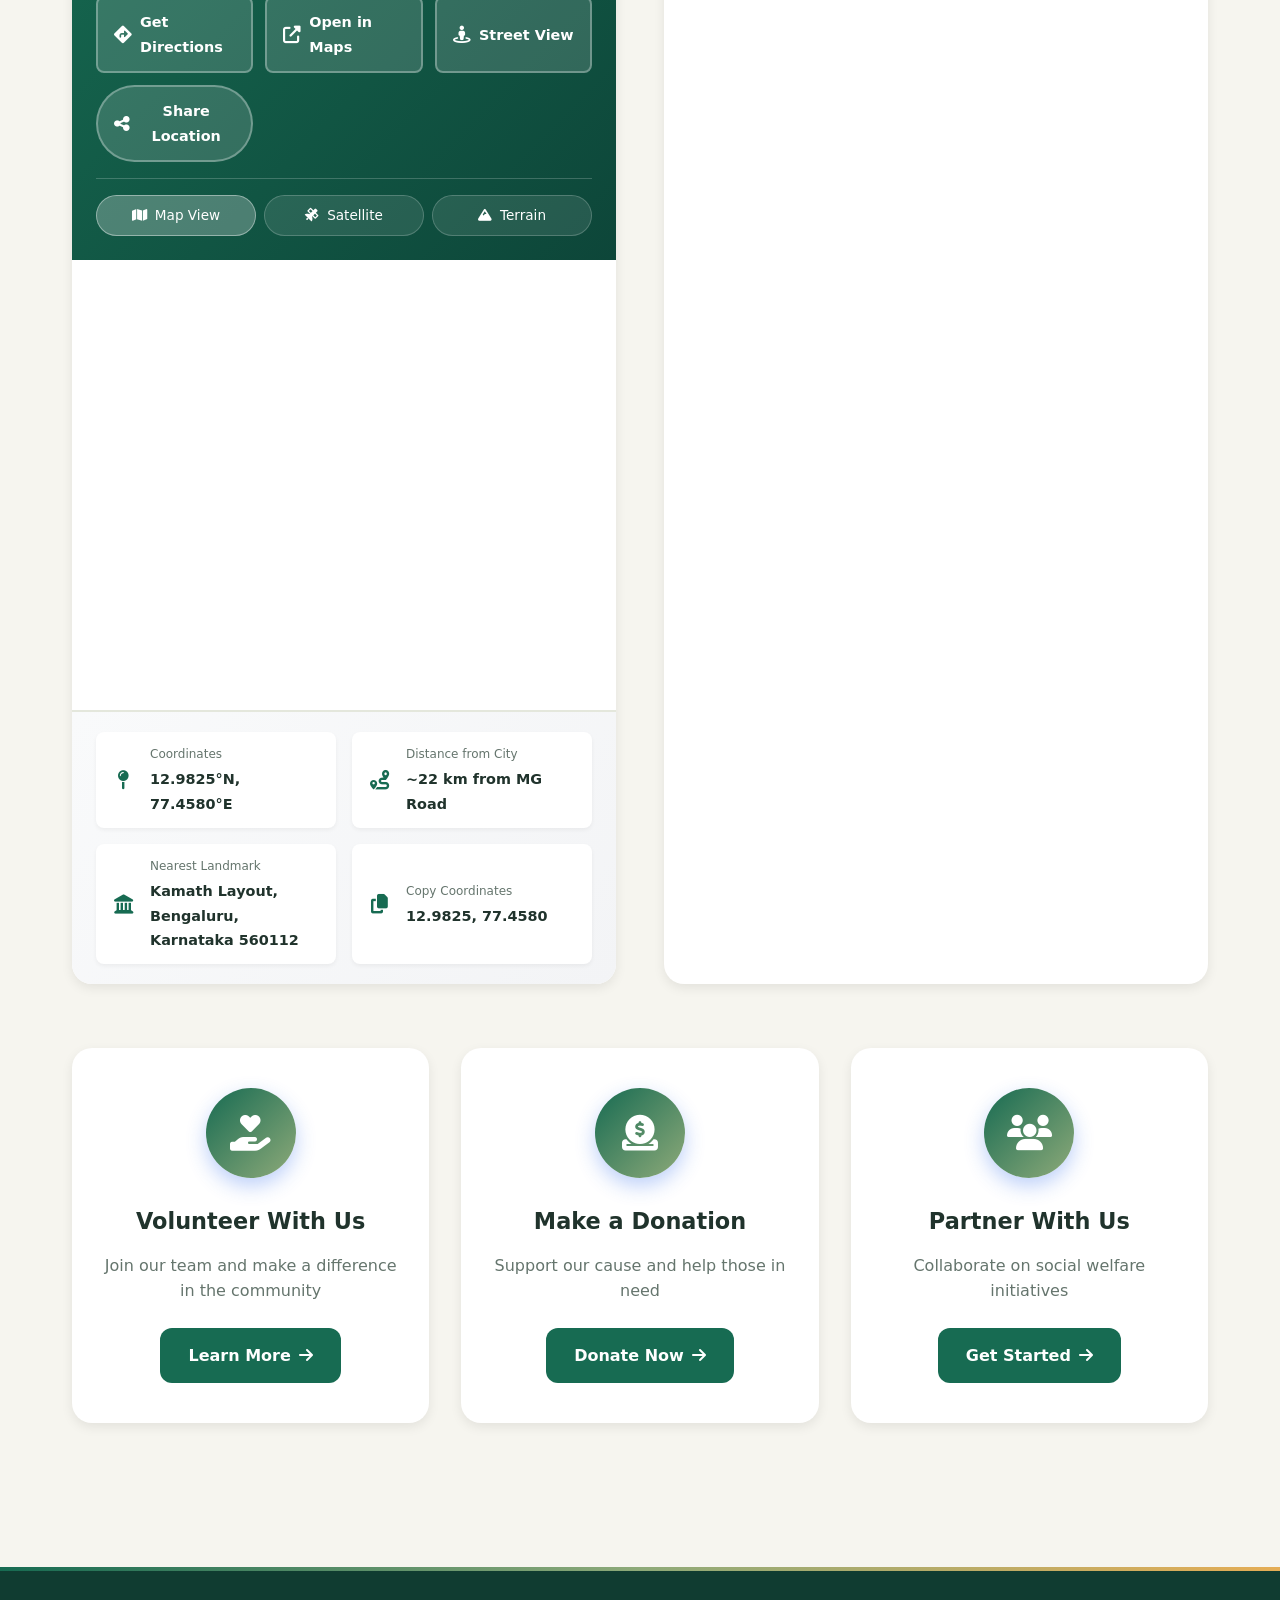
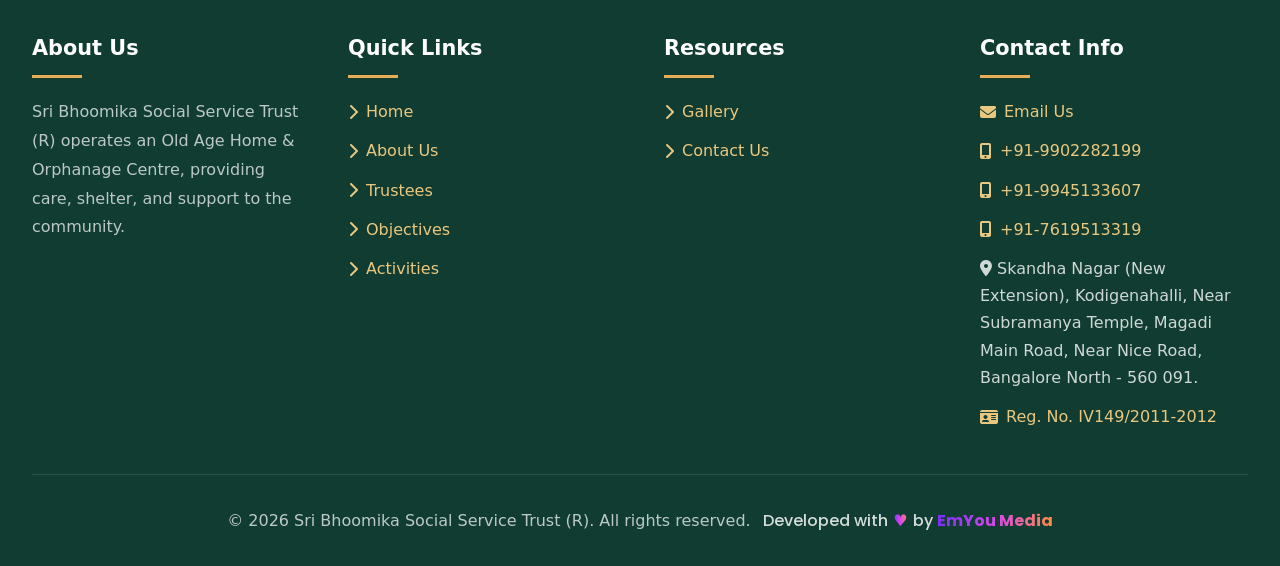
<file: contact-us.html>
<!DOCTYPE html>
<html lang="en">
<head>
<meta charset="UTF-8">
<meta name="viewport" content="width=device-width, initial-scale=1.0, maximum-scale=5.0">
<meta http-equiv="X-UA-Compatible" content="IE=edge">

<title>Contact Us - Sri Bhoomika Social Service Trust (R) | Get in Touch</title>
<meta name="description" content="Contact Sri Bhoomika Social Service Trust (R) for inquiries about our programs, volunteering opportunities, donations, or support services. Visit us in Bangalore, Karnataka.">

<link rel="preconnect" href="https://cdnjs.cloudflare.com">
<link rel="stylesheet" href="https://cdnjs.cloudflare.com/ajax/libs/font-awesome/6.4.0/css/all.min.css">

<style>
* {
  margin: 0;
  padding: 0;
  box-sizing: border-box;
}

:root {
  --primary: #2563eb;
  --primary-dark: #1e40af;
  --primary-light: #3b82f6;
  --secondary: #06b6d4;
  --accent: #f59e0b;
  --success: #10b981;
  --error: #ef4444;
  --text: #1f2937;
  --text-light: #6b7280;
  --bg: #ffffff;
  --bg-light: #f9fafb;
  --border: #e5e7eb;
}

body {
  font-family: 'Inter', -apple-system, BlinkMacSystemFont, 'Segoe UI', Roboto, sans-serif;
  line-height: 1.6;
  color: var(--text);
  background: var(--bg-light);
  -webkit-font-smoothing: antialiased;
  overflow-x: hidden;
}

/* Header */
header {
  background: linear-gradient(135deg, var(--primary) 0%, var(--primary-dark) 100%);
  box-shadow: 0 4px 6px -1px rgba(0,0,0,0.1);
  position: sticky;
  top: 0;
  z-index: 1000;
}

.header-container {
  max-width: 1280px;
  margin: 0 auto;
  padding: 1rem 2rem;
  display: flex;
  justify-content: space-between;
  align-items: center;
}

.logo {
  display: flex;
  align-items: center;
  gap: 0.75rem;
  color: white;
  font-size: 1.25rem;
  font-weight: 700;
  text-decoration: none;
  transition: transform 0.3s ease;
}

.logo:hover {
  transform: scale(1.05);
}

.logo i {
  font-size: 1.75rem;
}

nav {
  display: flex;
  gap: 1.5rem;
}

nav a {
  color: white;
  text-decoration: none;
  font-weight: 500;
  padding: 0.5rem 1rem;
  border-radius: 0.5rem;
  transition: all 0.3s ease;
  position: relative;
}

nav a::after {
  content: '';
  position: absolute;
  bottom: 0;
  left: 50%;
  width: 0;
  height: 2px;
  background: white;
  transition: all 0.3s ease;
  transform: translateX(-50%);
}

nav a:hover::after, nav a.active::after {
  width: 80%;
}

nav a:hover, nav a.active {
  background: rgba(255,255,255,0.2);
}

.mobile-menu-btn {
  display: none;
  background: none;
  border: none;
  color: white;
  font-size: 1.5rem;
  cursor: pointer;
  transition: transform 0.3s ease;
}

.mobile-menu-btn:hover {
  transform: rotate(90deg);
}

/* Page Header with Particles */
.page-header {
  background: linear-gradient(135deg, rgba(37,99,235,0.95) 0%, rgba(30,64,175,0.95) 100%),
              url('data:image/svg+xml,<svg xmlns="http://www.w3.org/2000/svg" viewBox="0 0 1200 600"><defs><pattern id="grid" width="40" height="40" patternUnits="userSpaceOnUse"><circle cx="20" cy="20" r="1" fill="rgba(255,255,255,0.1)"/></pattern></defs><rect width="1200" height="600" fill="url(%23grid)"/></svg>');
  color: white;
  padding: 5rem 2rem;
  text-align: center;
  position: relative;
  overflow: hidden;
}

.page-header::before {
  content: '';
  position: absolute;
  top: -50%;
  right: -10%;
  width: 500px;
  height: 500px;
  background: radial-gradient(circle, rgba(255,255,255,0.1) 0%, transparent 70%);
  border-radius: 50%;
  animation: float 6s ease-in-out infinite;
}

.page-header::after {
  content: '';
  position: absolute;
  bottom: -50%;
  left: -10%;
  width: 400px;
  height: 400px;
  background: radial-gradient(circle, rgba(255,255,255,0.08) 0%, transparent 70%);
  border-radius: 50%;
  animation: float 8s ease-in-out infinite reverse;
}

.page-header h1 {
  font-size: 3.5rem;
  font-weight: 800;
  margin-bottom: 1rem;
  position: relative;
  z-index: 1;
  animation: fadeInDown 0.8s ease;
}

.page-header p {
  font-size: 1.25rem;
  opacity: 0.95;
  max-width: 700px;
  margin: 0 auto;
  position: relative;
  z-index: 1;
  animation: fadeInUp 0.8s ease 0.2s backwards;
}

.breadcrumb {
  display: flex;
  gap: 0.5rem;
  justify-content: center;
  align-items: center;
  font-size: 1rem;
  margin-top: 1.5rem;
  position: relative;
  z-index: 1;
  animation: fadeInUp 0.8s ease 0.4s backwards;
}

.breadcrumb a {
  color: white;
  text-decoration: none;
  transition: opacity 0.3s ease;
}

.breadcrumb a:hover {
  opacity: 0.8;
}

/* Main Content */
main {
  max-width: 1280px;
  margin: 0 auto;
  padding: 4rem 2rem;
}

.contact-container {
  display: grid;
  grid-template-columns: 1fr 1fr;
  gap: 3rem;
  margin-top: 2rem;
}

/* Contact Info Cards */
.contact-info {
  display: flex;
  flex-direction: column;
  gap: 2rem;
}

.info-card {
  background: white;
  padding: 2rem;
  border-radius: 1.25rem;
  box-shadow: 0 4px 12px rgba(0,0,0,0.08);
  transition: all 0.4s cubic-bezier(0.4, 0, 0.2, 1);
  position: relative;
  overflow: hidden;
}

.info-card::before {
  content: '';
  position: absolute;
  top: 0;
  left: 0;
  width: 100%;
  height: 4px;
  background: linear-gradient(90deg, var(--primary), var(--secondary));
  transform: scaleX(0);
  transition: transform 0.4s ease;
}

.info-card:hover::before {
  transform: scaleX(1);
}

.info-card:hover {
  transform: translateY(-8px);
  box-shadow: 0 12px 28px rgba(0,0,0,0.15);
}

.info-card-header {
  display: flex;
  align-items: center;
  gap: 1rem;
  margin-bottom: 1.5rem;
}

.info-icon {
  width: 60px;
  height: 60px;
  border-radius: 50%;
  display: flex;
  align-items: center;
  justify-content: center;
  font-size: 1.5rem;
  color: white;
  background: linear-gradient(135deg, var(--primary), var(--primary-light));
  box-shadow: 0 4px 12px rgba(37,99,235,0.3);
  transition: transform 0.3s ease;
}

.info-card:hover .info-icon {
  transform: rotate(360deg);
}

.info-card-header h3 {
  font-size: 1.3rem;
  color: var(--text);
}

.info-details {
  display: flex;
  flex-direction: column;
  gap: 1rem;
}

.info-item {
  display: flex;
  align-items: flex-start;
  gap: 0.75rem;
  color: var(--text-light);
  line-height: 1.8;
  padding: 0.5rem;
  border-radius: 0.5rem;
  transition: all 0.3s ease;
}

.info-item:hover {
  background: var(--bg-light);
  transform: translateX(5px);
}

.info-item i {
  color: var(--primary);
  margin-top: 0.25rem;
  min-width: 20px;
}

.info-item a {
  color: var(--text-light);
  text-decoration: none;
  transition: color 0.3s ease;
}

.info-item a:hover {
  color: var(--primary);
}

/* Enhanced Map Container */
.map-container {
  background: white;
  padding: 0;
  border-radius: 1.25rem;
  box-shadow: 0 4px 12px rgba(0,0,0,0.08);
  overflow: hidden;
  transition: all 0.4s ease;
}

.map-container:hover {
  transform: translateY(-8px);
  box-shadow: 0 12px 28px rgba(0,0,0,0.15);
}

.map-header {
  padding: 1.5rem;
  background: linear-gradient(135deg, var(--primary), var(--primary-dark));
  color: white;
}

.map-header h3 {
  font-size: 1.3rem;
  display: flex;
  align-items: center;
  gap: 0.5rem;
  margin: 0 0 1rem 0;
}

.map-header h3 i {
  font-size: 1.5rem;
}

.location-address {
  background: rgba(255,255,255,0.1);
  padding: 1rem;
  border-radius: 0.5rem;
  margin-bottom: 1rem;
  font-size: 0.95rem;
  line-height: 1.6;
}

.location-address i {
  color: #fbbf24;
  margin-right: 0.5rem;
}

.map-actions {
  display: grid;
  grid-template-columns: repeat(auto-fit, minmax(140px, 1fr));
  gap: 0.75rem;
}

.map-btn {
  padding: 0.75rem 1rem;
  background: rgba(255,255,255,0.15);
  color: white;
  border: 2px solid rgba(255,255,255,0.3);
  border-radius: 0.5rem;
  cursor: pointer;
  font-size: 0.9rem;
  font-weight: 600;
  transition: all 0.3s ease;
  display: flex;
  align-items: center;
  justify-content: center;
  gap: 0.5rem;
  text-decoration: none;
}

.map-btn:hover {
  background: rgba(255,255,255,0.25);
  transform: translateY(-2px);
  border-color: rgba(255,255,255,0.5);
}

.map-btn i {
  font-size: 1.1rem;
}

.map-container iframe {
  width: 100%;
  height: 450px;
  border: none;
  display: block;
}

.map-footer {
  padding: 1.25rem 1.5rem;
  background: linear-gradient(135deg, #f9fafb 0%, #f3f4f6 100%);
  border-top: 2px solid var(--border);
}

.map-info-grid {
  display: grid;
  grid-template-columns: repeat(auto-fit, minmax(200px, 1fr));
  gap: 1rem;
}

.map-info-item {
  display: flex;
  align-items: center;
  gap: 0.75rem;
  padding: 0.75rem;
  background: white;
  border-radius: 0.5rem;
  box-shadow: 0 2px 4px rgba(0,0,0,0.05);
  transition: all 0.3s ease;
}

.map-info-item:hover {
  transform: translateX(5px);
  box-shadow: 0 4px 8px rgba(0,0,0,0.1);
}

.map-info-item i {
  color: var(--primary);
  font-size: 1.2rem;
  width: 30px;
  text-align: center;
}

.map-info-item .info-text {
  flex: 1;
}

.map-info-item .info-label {
  font-size: 0.75rem;
  color: var(--text-light);
  display: block;
  margin-bottom: 0.15rem;
}

.map-info-item .info-value {
  font-size: 0.9rem;
  color: var(--text);
  font-weight: 600;
  display: block;
}

/* View Modes */
.view-modes {
  display: flex;
  gap: 0.5rem;
  margin-top: 1rem;
  padding-top: 1rem;
  border-top: 1px solid rgba(255,255,255,0.2);
}

.view-mode-btn {
  flex: 1;
  padding: 0.5rem;
  background: rgba(255,255,255,0.1);
  color: white;
  border: 1px solid rgba(255,255,255,0.2);
  border-radius: 0.375rem;
  cursor: pointer;
  font-size: 0.85rem;
  transition: all 0.3s ease;
  display: flex;
  align-items: center;
  justify-content: center;
  gap: 0.5rem;
}

.view-mode-btn:hover,
.view-mode-btn.active {
  background: rgba(255,255,255,0.25);
  border-color: rgba(255,255,255,0.4);
}

/* Mobile Responsive */
@media (max-width: 768px) {
  .map-header {
    padding: 1.25rem;
  }
  
  .map-actions {
    grid-template-columns: 1fr;
  }
  
  .map-btn {
    width: 100%;
  }
  
  .map-container iframe {
    height: 350px;
  }
  
  .map-info-grid {
    grid-template-columns: 1fr;
  }
  
  .view-modes {
    flex-direction: column;
  }
}

@media (max-width: 480px) {
  .map-container iframe {
    height: 300px;
  }
}

/* Contact Form */
.contact-form {
  background: white;
  padding: 2.5rem;
  border-radius: 1.25rem;
  box-shadow: 0 4px 12px rgba(0,0,0,0.08);
  transition: all 0.4s ease;
  position: relative;
  overflow: hidden;
}

.contact-form::before {
  content: '';
  position: absolute;
  top: -100%;
  left: 0;
  width: 100%;
  height: 100%;
  background: linear-gradient(180deg, transparent, rgba(37,99,235,0.03));
  transition: top 0.5s ease;
}

.contact-form:hover::before {
  top: 0;
}

.form-header {
  margin-bottom: 2rem;
  position: relative;
  z-index: 1;
}

.form-header h2 {
  font-size: 2rem;
  color: var(--text);
  margin-bottom: 0.5rem;
  display: flex;
  align-items: center;
  gap: 0.75rem;
}

.form-header h2 i {
  color: var(--primary);
}

.form-header p {
  color: var(--text-light);
}

.form-group {
  margin-bottom: 1.5rem;
  position: relative;
  z-index: 1;
}

.form-group label {
  display: block;
  font-weight: 600;
  color: var(--text);
  margin-bottom: 0.5rem;
  display: flex;
  align-items: center;
  gap: 0.5rem;
}

.form-group label i {
  color: var(--primary);
  font-size: 0.9rem;
}

.form-group label span {
  color: var(--error);
}

.form-control {
  width: 100%;
  padding: 0.875rem 1rem;
  border: 2px solid var(--border);
  border-radius: 0.75rem;
  font-size: 1rem;
  transition: all 0.3s ease;
  font-family: inherit;
  background: white;
}

.form-control:focus {
  outline: none;
  border-color: var(--primary);
  box-shadow: 0 0 0 4px rgba(37,99,235,0.1);
  transform: translateY(-2px);
}

.form-control.error {
  border-color: var(--error);
  animation: shake 0.5s ease;
}

.error-message {
  color: var(--error);
  font-size: 0.875rem;
  margin-top: 0.5rem;
  display: none;
  animation: fadeIn 0.3s ease;
}

textarea.form-control {
  resize: vertical;
  min-height: 150px;
}

.submit-btn {
  width: 100%;
  padding: 1.125rem 2rem;
  background: linear-gradient(135deg, var(--primary), var(--primary-dark));
  color: white;
  border: none;
  border-radius: 0.75rem;
  font-size: 1.1rem;
  font-weight: 600;
  cursor: pointer;
  transition: all 0.3s ease;
  display: flex;
  align-items: center;
  justify-content: center;
  gap: 0.75rem;
  position: relative;
  overflow: hidden;
}

.submit-btn::before {
  content: '';
  position: absolute;
  top: 50%;
  left: 50%;
  width: 0;
  height: 0;
  background: rgba(255,255,255,0.2);
  border-radius: 50%;
  transform: translate(-50%, -50%);
  transition: width 0.6s ease, height 0.6s ease;
}

.submit-btn:hover::before {
  width: 300px;
  height: 300px;
}

.submit-btn:hover {
  transform: translateY(-3px);
  box-shadow: 0 10px 25px rgba(37,99,235,0.4);
}

.submit-btn:active {
  transform: translateY(-1px);
}

.submit-btn:disabled {
  opacity: 0.6;
  cursor: not-allowed;
}

.submit-btn span {
  position: relative;
  z-index: 1;
}

.submit-btn i {
  position: relative;
  z-index: 1;
}

/* Success & Error Messages */
.success-message, .error-alert {
  display: none;
  padding: 1rem 1.25rem;
  border-radius: 0.75rem;
  margin-bottom: 1.5rem;
  align-items: center;
  gap: 0.75rem;
  animation: slideDown 0.4s ease;
}

.success-message {
  background: linear-gradient(135deg, var(--success), #059669);
  color: white;
  box-shadow: 0 4px 12px rgba(16,185,129,0.3);
}

.error-alert {
  background: linear-gradient(135deg, var(--error), #dc2626);
  color: white;
  box-shadow: 0 4px 12px rgba(239,68,68,0.3);
}

.success-message.show, .error-alert.show {
  display: flex;
}

/* Quick Contact Cards */
.quick-contact {
  display: grid;
  grid-template-columns: repeat(auto-fit, minmax(280px, 1fr));
  gap: 2rem;
  margin-top: 4rem;
}

.quick-contact-card {
  background: white;
  padding: 2.5rem 2rem;
  border-radius: 1.25rem;
  box-shadow: 0 4px 12px rgba(0,0,0,0.08);
  text-align: center;
  transition: all 0.4s cubic-bezier(0.4, 0, 0.2, 1);
  position: relative;
  overflow: hidden;
}

.quick-contact-card::before {
  content: '';
  position: absolute;
  top: 0;
  left: -100%;
  width: 100%;
  height: 100%;
  background: linear-gradient(90deg, transparent, rgba(37,99,235,0.05), transparent);
  transition: left 0.6s ease;
}

.quick-contact-card:hover::before {
  left: 100%;
}

.quick-contact-card:hover {
  transform: translateY(-10px);
  box-shadow: 0 15px 35px rgba(0,0,0,0.15);
}

.quick-icon {
  width: 90px;
  height: 90px;
  margin: 0 auto 1.5rem;
  border-radius: 50%;
  display: flex;
  align-items: center;
  justify-content: center;
  font-size: 2.25rem;
  color: white;
  background: linear-gradient(135deg, var(--primary), var(--secondary));
  box-shadow: 0 8px 20px rgba(37,99,235,0.3);
  transition: transform 0.5s ease;
}

.quick-contact-card:hover .quick-icon {
  transform: scale(1.1) rotate(10deg);
}

.quick-contact-card h3 {
  font-size: 1.4rem;
  color: var(--text);
  margin-bottom: 0.75rem;
}

.quick-contact-card p {
  color: var(--text-light);
  margin-bottom: 1.5rem;
  line-height: 1.6;
}

.quick-btn {
  display: inline-flex;
  align-items: center;
  gap: 0.5rem;
  padding: 0.875rem 1.75rem;
  background: var(--primary);
  color: white;
  text-decoration: none;
  border-radius: 0.75rem;
  font-weight: 600;
  transition: all 0.3s ease;
  position: relative;
  overflow: hidden;
}

.quick-btn::after {
  content: '';
  position: absolute;
  top: 50%;
  left: 50%;
  width: 0;
  height: 0;
  background: var(--primary-dark);
  border-radius: 50%;
  transform: translate(-50%, -50%);
  transition: width 0.5s ease, height 0.5s ease;
}

.quick-btn:hover::after {
  width: 300px;
  height: 300px;
}

.quick-btn:hover {
  transform: translateY(-2px);
  box-shadow: 0 6px 18px rgba(37,99,235,0.4);
}

.quick-btn span, .quick-btn i {
  position: relative;
  z-index: 1;
}

/* Footer */
footer {
  background: linear-gradient(135deg, #1f2937 0%, #111827 100%);
  color: white;
  padding: 4rem 2rem 2rem;
  margin-top: 5rem;
  position: relative;
}

footer::before {
  content: '';
  position: absolute;
  top: 0;
  left: 0;
  width: 100%;
  height: 4px;
  background: linear-gradient(90deg, var(--primary), var(--secondary), var(--accent));
}

.footer-content {
  max-width: 1280px;
  margin: 0 auto;
  display: grid;
  grid-template-columns: repeat(auto-fit, minmax(250px, 1fr));
  gap: 3rem;
  margin-bottom: 2rem;
}

.footer-section h3 {
  font-size: 1.3rem;
  margin-bottom: 1.25rem;
  color: var(--accent);
  position: relative;
  padding-bottom: 0.75rem;
}

.footer-section h3::after {
  content: '';
  position: absolute;
  bottom: 0;
  left: 0;
  width: 50px;
  height: 3px;
  background: var(--accent);
}

.footer-section p {
  color: #d1d5db;
  line-height: 1.8;
}

.footer-links {
  list-style: none;
}

.footer-links li {
  margin-bottom: 0.75rem;
}

.footer-links a {
  color: #d1d5db;
  text-decoration: none;
  transition: all 0.3s ease;
  display: flex;
  align-items: center;
  gap: 0.5rem;
}

.footer-links a:hover {
  color: var(--accent);
  transform: translateX(5px);
}

.social-links {
  display: flex;
  gap: 1rem;
  margin-top: 1.5rem;
}

.social-links a {
  width: 45px;
  height: 45px;
  border-radius: 50%;
  background: rgba(255,255,255,0.1);
  display: flex;
  align-items: center;
  justify-content: center;
  color: white;
  transition: all 0.3s ease;
  border: 2px solid transparent;
}

.social-links a:hover {
  background: var(--accent);
  transform: translateY(-5px) rotate(360deg);
  border-color: white;
}

.footer-bottom {
  max-width: 1280px;
  margin: 0 auto;
  padding-top: 2rem;
  border-top: 1px solid rgba(255,255,255,0.1);
  text-align: center;
  color: #9ca3af;
}

/* Mobile Responsive */
@media (max-width: 968px) {
  .contact-container {
    grid-template-columns: 1fr;
  }
  
  .page-header h1 {
    font-size: 2.5rem;
  }
}

@media (max-width: 768px) {
  nav {
    position: fixed;
    top: 70px;
    left: -100%;
    width: 100%;
    background: var(--primary-dark);
    flex-direction: column;
    padding: 2rem;
    transition: left 0.3s ease;
    box-shadow: 0 4px 12px rgba(0,0,0,0.2);
  }

  nav.active {
    left: 0;
  }

  .mobile-menu-btn {
    display: block;
  }

  .page-header h1 {
    font-size: 2rem;
  }
  
  .page-header p {
    font-size: 1.1rem;
  }

  .contact-form {
    padding: 1.5rem;
  }
  
  .form-header h2 {
    font-size: 1.5rem;
  }

  .quick-contact {
    grid-template-columns: 1fr;
  }
  
  .map-header {
    flex-direction: column;
    align-items: flex-start;
  }
  
  .map-actions {
    width: 100%;
  }
  
  .map-btn {
    flex: 1;
    justify-content: center;
  }
  
  .header-container {
    padding: 1rem 1.5rem;
  }
  
  .logo {
    font-size: 1rem;
  }
  
  .logo i {
    font-size: 1.5rem;
  }
}

@media (max-width: 480px) {
  .page-header {
    padding: 3rem 1rem;
  }

  main {
    padding: 2rem 1rem;
  }

  .info-card {
    padding: 1.5rem;
  }
  
  .contact-form {
    padding: 1.25rem;
  }
  
  .quick-contact-card {
    padding: 2rem 1.5rem;
  }
  
  .map-actions {
    flex-direction: column;
  }
  
  .map-btn {
    width: 100%;
  }
}

/* Animations */
@keyframes fadeInUp {
  from {
    opacity: 0;
    transform: translateY(30px);
  }
  to {
    opacity: 1;
    transform: translateY(0);
  }
}

@keyframes fadeInDown {
  from {
    opacity: 0;
    transform: translateY(-30px);
  }
  to {
    opacity: 1;
    transform: translateY(0);
  }
}

@keyframes fadeIn {
  from { opacity: 0; }
  to { opacity: 1; }
}

@keyframes slideDown {
  from {
    opacity: 0;
    transform: translateY(-20px);
  }
  to {
    opacity: 1;
    transform: translateY(0);
  }
}

@keyframes shake {
  0%, 100% { transform: translateX(0); }
  25% { transform: translateX(-10px); }
  75% { transform: translateX(10px); }
}

@keyframes float {
  0%, 100% { transform: translateY(0) rotate(0deg); }
  50% { transform: translateY(-20px) rotate(5deg); }
}

.info-card, .contact-form, .quick-contact-card {
  animation: fadeInUp 0.6s ease-out backwards;
}

.info-card:nth-child(1) { animation-delay: 0.1s; }
.info-card:nth-child(2) { animation-delay: 0.2s; }
.info-card:nth-child(3) { animation-delay: 0.3s; }
.contact-form { animation-delay: 0.15s; }
.quick-contact-card:nth-child(1) { animation-delay: 0.1s; }
.quick-contact-card:nth-child(2) { animation-delay: 0.2s; }
.quick-contact-card:nth-child(3) { animation-delay: 0.3s; }
</style>
<link rel="stylesheet" href="site-refresh.css">
</head>
<body>

<header>
  <div class="header-container">
    <a href="index.html" class="logo">
      <img src="images/sbsst-logo.jpg" class="brand-mark" alt="">
      <span class="logo-copy"><span class="brand-title">Sri Bhoomika Social Service Trust (R)</span><span class="brand-tagline">Old Age Home &amp; Orphanage Centre</span></span>
    </a>
    <nav id="mainNav">
      <a href="index.html">Home</a>
      <a href="about-us.html">About</a>
      <a href="trustees.html">Trustees</a>
       <a href="legal.html">Legal</a>
      <a href="objectives.html">Objectives</a>
      <a href="activities.html">Activities</a>
      <a href="gallery.html">Gallery</a>
      <a href="donation.html" >Donate</a>
      <a href="contact-us.html" class="active" aria-current="page">Contact</a>
    </nav>
    <button class="mobile-menu-btn" id="menuBtn">
      <i class="fas fa-bars"></i>
    </button>
  </div>
</header>

<div class="page-header">
  <h1>Contact Us</h1>
  <p>We'd love to hear from you. Get in touch with us for support, inquiries, or collaboration</p>
  <nav class="breadcrumb">
    <a href="index.html">Home</a>
    <i class="fas fa-chevron-right"></i>
    <span>Contact Us</span>
  </nav>
</div>

<main>
  <div class="contact-container">
    <!-- Contact Information -->
    <div class="contact-info">
      <div class="info-card">
        <div class="info-card-header">
          <div class="info-item">
            <i class="fas fa-location-dot"></i>
            <span>Ashrama: Skandha Nagar (New Extension), Kodigenahalli<br>
            Near Subramanya Temple, Magadi Main Road<br>
            Near Nice Road, Bangalore North - 560 091, Karnataka</span>
          </div>
        </div>
      </div>

      <div class="info-card">
        <div class="info-card-header">
          <div class="info-icon">
            <i class="fas fa-phone"></i>
          </div>
          <h3>Call or Email Us</h3>
        </div>
        <div class="info-details">
          <div class="info-item">
            <i class="fas fa-mobile-alt"></i>
            <a href="tel:+919902282199">+91-9902282199</a>
          </div>
          <div class="info-item">
            <i class="fas fa-mobile-alt"></i>
            <a href="tel:+919945133607">+91-9945133607</a>
          </div>
          <div class="info-item">
            <i class="fas fa-mobile-alt"></i>
            <a href="tel:+917619513319">+91-7619513319</a>
          </div>
          <div class="info-item">
            <i class="fas fa-envelope"></i>
            <a href="mailto:sribhoomikasocialservicetrust@gmail.com">sribhoomikasocialservicetrust@gmail.com</a>
          </div>
          <div class="info-item">
            <i class="fas fa-globe"></i>
            <a href="https://www.sbsst.org" target="_blank">www.sbsst.org</a>
          </div>
        </div>
      </div>

     <div class="map-container">
  <div class="map-header">
    <h3>
      <i class="fas fa-map-marked-alt"></i> 
      Visit Our Location
    </h3>
    
    <div class="location-address">
      <i class="fas fa-map-pin"></i>
      <strong>Sri Bhoomika Social Service Trust (R)</strong><br>
      Ashrama: Skandha Nagar (New Extension), Kodigenahalli<br>
      Near Subramanya Temple, Magadi Main Road, Near Nice Road<br>
      Bangalore North - 560 091, Karnataka, India
    </div>
    
    <div class="map-actions">
      <a href="https://www.google.com/maps/dir/?api=1&destination=12.9825366,77.4580245" 
         target="_blank" 
         class="map-btn">
        <i class="fas fa-directions"></i>
        <span>Get Directions</span>
      </a>
      
      <a href="https://maps.app.goo.gl/dZj9JRC4GSfWMnQL8" 
         target="_blank" 
         class="map-btn">
        <i class="fas fa-external-link-alt"></i>
        <span>Open in Maps</span>
      </a>
      
      <a href="https://www.google.com/maps/@12.9826514,77.4583096,3a,75y,211.89h,92.88t/data=!3m7!1e1!3m5!1s2aJDD-3i6mmDulFFVxDU_g!2e0!6shttps:%2F%2Fstreetviewpixels-pa.googleapis.com%2Fv1%2Fthumbnail" 
         target="_blank" 
         class="map-btn">
        <i class="fas fa-street-view"></i>
        <span>Street View</span>
      </a>
      
      <button class="map-btn" onclick="shareLocation()">
        <i class="fas fa-share-alt"></i>
        <span>Share Location</span>
      </button>
    </div>
    
    <div class="view-modes">
      <button class="view-mode-btn active" onclick="changeMapView('map')">
        <i class="fas fa-map"></i>
        <span>Map View</span>
      </button>
      <button class="view-mode-btn" onclick="changeMapView('satellite')">
        <i class="fas fa-satellite"></i>
        <span>Satellite</span>
      </button>
      <button class="view-mode-btn" onclick="changeMapView('terrain')">
        <i class="fas fa-mountain"></i>
        <span>Terrain</span>
      </button>
    </div>
  </div>
  
  <!-- Enhanced Google Map Embed -->
  <iframe 
    id="mapFrame"
    src="https://www.google.com/maps/embed?pb=!1m18!1m12!1m3!1d3887.8336!2d77.4580245!3d12.9825366!2m3!1f0!2f0!3f0!3m2!1i1024!2i768!4f13.1!3m3!1m2!1s0x3bae3bed50909617%3A0xbcafb87326395f4!2sShree%20Bhoomika%20Social%20Service%20Trust!5e0!3m2!1sen!2sin!4v1735901234567!5m2!1sen!2sin" 
    allowfullscreen="" 
    loading="lazy" 
    referrerpolicy="no-referrer-when-downgrade"
    title="Sri Bhoomika Social Service Trust Location">
  </iframe>
  
  <div class="map-footer">
    <div class="map-info-grid">
      <div class="map-info-item">
        <i class="fas fa-map-pin"></i>
        <div class="info-text">
          <span class="info-label">Coordinates</span>
          <span class="info-value">12.9825°N, 77.4580°E</span>
        </div>
      </div>
      
      <div class="map-info-item">
        <i class="fas fa-route"></i>
        <div class="info-text">
          <span class="info-label">Distance from City</span>
          <span class="info-value">~22 km from MG Road</span>
        </div>
      </div>
      
      <div class="map-info-item">
        <i class="fas fa-landmark"></i>
        <div class="info-text">
          <span class="info-label">Nearest Landmark</span>
          <span class="info-value">Kamath Layout, Bengaluru, Karnataka 560112</span>
        </div>
      </div>
      
      <div class="map-info-item" onclick="copyCoordinates()">
        <i class="fas fa-copy"></i>
        <div class="info-text">
          <span class="info-label">Copy Coordinates</span>
          <span class="info-value">12.9825, 77.4580</span>
        </div>
      </div>
    </div>
  </div>
</div>
    </div>

    <!-- Contact Form -->
    <div class="contact-form">
      <div class="form-header">
        <h2><i class="fas fa-paper-plane"></i> Send Us a Message</h2>
        <p>Fill out the form below and we'll get back to you as soon as possible</p>
      </div>

      <div class="success-message" id="successMessage">
        <i class="fas fa-check-circle"></i>
        <span>Thank you! Your message has been sent successfully.</span>
      </div>

      <div class="error-alert" id="errorAlert">
        <i class="fas fa-exclamation-circle"></i>
        <span id="errorText">Something went wrong. Please try again.</span>
      </div>

      <form id="contactForm">
        <div class="form-group">
          <label for="name">
            <i class="fas fa-user"></i>
            Your Name <span>*</span>
          </label>
          <input 
            type="text" 
            id="name" 
            name="name" 
            class="form-control" 
            placeholder="Enter your full name"
            required>
          <div class="error-message" id="nameError">Please enter your name</div>
        </div>

        <div class="form-group">
          <label for="email">
            <i class="fas fa-envelope"></i>
            Your Email <span>*</span>
          </label>
          <input 
            type="email" 
            id="email" 
            name="email" 
            class="form-control" 
            placeholder="your.email@example.com"
            required>
          <div class="error-message" id="emailError">Please enter a valid email</div>
        </div>

        <div class="form-group">
          <label for="phone">
            <i class="fas fa-phone"></i>
            Your Phone <span>*</span>
          </label>
          <input 
            type="tel" 
            id="phone" 
            name="phone" 
            class="form-control" 
            placeholder="+91-XXXXXXXXXX"
            required>
          <div class="error-message" id="phoneError">Please enter your phone number</div>
        </div>

        <div class="form-group">
          <label for="subject">
            <i class="fas fa-tag"></i>
            Subject
          </label>
          <input 
            type="text" 
            id="subject" 
            name="subject" 
            class="form-control" 
            placeholder="What is this regarding?">
        </div>

        <div class="form-group">
          <label for="message">
            <i class="fas fa-comment-dots"></i>
            Your Message <span>*</span>
          </label>
          <textarea 
            id="message" 
            name="message" 
            class="form-control" 
            placeholder="Write your message here..."
            required></textarea>
          <div class="error-message" id="messageError">Please enter your message</div>
        </div>

        <button type="submit" class="submit-btn" id="submitBtn">
          <span>Send Message</span>
          <i class="fas fa-paper-plane"></i>
        </button>
      </form>
    </div>
  </div>

  <!-- Quick Contact Cards -->
  <div class="quick-contact">
    <div class="quick-contact-card">
      <div class="quick-icon">
        <i class="fas fa-hand-holding-heart"></i>
      </div>
      <h3>Volunteer With Us</h3>
      <p>Join our team and make a difference in the community</p>
      <a href="#" class="quick-btn">
        <span>Learn More</span>
        <i class="fas fa-arrow-right"></i>
      </a>
    </div>

    <div class="quick-contact-card">
      <div class="quick-icon">
        <i class="fas fa-donate"></i>
      </div>
      <h3>Make a Donation</h3>
      <p>Support our cause and help those in need</p>
      <a href="donation.html" class="quick-btn">
        <span>Donate Now</span>
        <i class="fas fa-arrow-right"></i>
      </a>
    </div>

    <div class="quick-contact-card">
      <div class="quick-icon">
        <i class="fas fa-users"></i>
      </div>
      <h3>Partner With Us</h3>
      <p>Collaborate on social welfare initiatives</p>
      <a href="#" class="quick-btn">
        <span>Get Started</span>
        <i class="fas fa-arrow-right"></i>
      </a>
    </div>
  </div>
</main>

<footer>
  <div class="footer-content">
    <div class="footer-section">
      <h3>About Us</h3>
      <p>Sri Bhoomika Social Service Trust (R) operates an Old Age Home &amp; Orphanage Centre, providing care, shelter, and support to the community.</p>
    </div>
    
    <div class="footer-section">
      <h3>Quick Links</h3>
      <ul class="footer-links">
        <li><a href="index.html"><i class="fas fa-chevron-right"></i> Home</a></li>
        <li><a href="about-us.html"><i class="fas fa-chevron-right"></i> About Us</a></li>
        <li><a href="trustees.html"><i class="fas fa-chevron-right"></i> Trustees</a></li>
        <li><a href="objectives.html"><i class="fas fa-chevron-right"></i> Objectives</a></li>
        <li><a href="activities.html"><i class="fas fa-chevron-right"></i> Activities</a></li>
      </ul>
    </div>
    
    <div class="footer-section">
      <h3>Resources</h3>
      <ul class="footer-links">
        <li><a href="gallery.html"><i class="fas fa-chevron-right"></i> Gallery</a></li>
        <li><a href="contact-us.html"><i class="fas fa-chevron-right"></i> Contact Us</a></li>
        
      </ul>
    </div>
    
    <div class="footer-section">
      <h3>Contact Info</h3>
      <ul class="footer-links">
        <li><a href="mailto:sribhoomikasocialservicetrust@gmail.com"><i class="fas fa-envelope"></i> Email Us</a></li>
        <li><a href="tel:+919902282199"><i class="fas fa-mobile-alt"></i> +91-9902282199</a></li>
        <li><a href="tel:+919945133607"><i class="fas fa-mobile-alt"></i> +91-9945133607</a></li>
        <li><a href="tel:+917619513319"><i class="fas fa-mobile-alt"></i> +91-7619513319</a></li>
        <li><i class="fas fa-map-marker-alt"></i> Skandha Nagar (New Extension), Kodigenahalli, Near Subramanya Temple, Magadi Main Road, Near Nice Road, Bangalore North - 560 091.</li>
        <li><a href="legal.html"><i class="fas fa-id-card"></i> Reg. No. IV149/2011-2012</a></li>
      </ul>
    </div>
  </div>
  
  <div class="footer-bottom">
    <p>&copy; 2026 Sri Bhoomika Social Service Trust (R). All rights reserved. <span class="developer-credit">Developed with <span class="developer-heart" aria-label="care">♥</span> by <a href="https://emyoumedia.com" target="_blank" rel="noopener noreferrer">EmYou Media</a></span></p>
  </div>
</footer>


<script>
// Mobile menu toggle
const menuBtn = document.getElementById('menuBtn');
const mainNav = document.getElementById('mainNav');

menuBtn.addEventListener('click', () => {
  mainNav.classList.toggle('active');
  const icon = menuBtn.querySelector('i');
  icon.classList.toggle('fa-bars');
  icon.classList.toggle('fa-times');
});

// Close menu when clicking outside
document.addEventListener('click', (e) => {
  if (!mainNav.contains(e.target) && !menuBtn.contains(e.target)) {
    mainNav.classList.remove('active');
    const icon = menuBtn.querySelector('i');
    icon.classList.remove('fa-times');
    icon.classList.add('fa-bars');
  }
});

// Configuration - REPLACE WITH YOUR GOOGLE APPS SCRIPT URL
const CONFIG = {
  GOOGLE_SCRIPT_URL: 'https://script.google.com/macros/s/AKfycbwN2vMLiwLn76S6qqLN9UGPOABcHNU0vfqjPFIyDGS1ADOQFwW9ChrJq2b_Bknjdwcmuw/exec' // Replace this!
};

// Form validation and submission
const contactForm = document.getElementById('contactForm');
const submitBtn = document.getElementById('submitBtn');
const successMessage = document.getElementById('successMessage');
const errorAlert = document.getElementById('errorAlert');

// Email validation regex
const emailRegex = /^[^\s@]+@[^\s@]+\.[^\s@]+$/;

// Phone validation regex (Indian format)
const phoneRegex = /^[\+]?[(]?[0-9]{3}[)]?[-\s\.]?[0-9]{3}[-\s\.]?[0-9]{4,6}$/;

function validateField(field) {
  const value = field.value.trim();
  const fieldName = field.name;
  let isValid = true;
  let errorMessage = '';

  if (value === '') {
    isValid = false;
    errorMessage = `Please enter your ${fieldName}`;
  } else {
    if (fieldName === 'email' && !emailRegex.test(value)) {
      isValid = false;
      errorMessage = 'Please enter a valid email address';
    }
    if (fieldName === 'phone' && !phoneRegex.test(value)) {
      isValid = false;
      errorMessage = 'Please enter a valid phone number';
    }
  }

  const errorElement = document.getElementById(`${fieldName}Error`);
  if (errorElement) {
    if (!isValid) {
      field.classList.add('error');
      errorElement.textContent = errorMessage;
      errorElement.style.display = 'block';
    } else {
      field.classList.remove('error');
      errorElement.style.display = 'none';
    }
  }

  return isValid;
}

// Real-time validation
['name', 'email', 'phone', 'message'].forEach(fieldName => {
  const field = document.getElementById(fieldName);
  if (field) {
    field.addEventListener('blur', () => validateField(field));
    field.addEventListener('input', () => {
      if (field.classList.contains('error')) {
        validateField(field);
      }
    });
  }
});

// Form submission
contactForm.addEventListener('submit', async (e) => {
  e.preventDefault();

  // Hide any previous messages
  successMessage.classList.remove('show');
  errorAlert.classList.remove('show');

  // Validate all fields
  const name = document.getElementById('name');
  const email = document.getElementById('email');
  const phone = document.getElementById('phone');
  const subject = document.getElementById('subject');
  const message = document.getElementById('message');

  const isNameValid = validateField(name);
  const isEmailValid = validateField(email);
  const isPhoneValid = validateField(phone);
  const isMessageValid = validateField(message);

  if (isNameValid && isEmailValid && isPhoneValid && isMessageValid) {
    // Disable submit button
    submitBtn.disabled = true;
    submitBtn.innerHTML = '<span>Sending...</span><i class="fas fa-spinner fa-spin"></i>';

    // Prepare form data
    const formData = {
      name: name.value.trim(),
      email: email.value.trim(),
      phone: phone.value.trim(),
      subject: subject.value.trim() || 'General Inquiry',
      message: message.value.trim(),
      timestamp: new Date().toLocaleString('en-IN', { timeZone: 'Asia/Kolkata' })
    };

    try {
      // Send to Google Apps Script
      const response = await fetch(CONFIG.GOOGLE_SCRIPT_URL, {
        method: 'POST',
        mode: 'no-cors',
        headers: {
          'Content-Type': 'application/json',
        },
        body: JSON.stringify(formData)
      });

      // Show success message (no-cors mode won't give us response, but if no error thrown, it worked)
      successMessage.classList.add('show');
      contactForm.reset();
      
      // Scroll to success message
      successMessage.scrollIntoView({ behavior: 'smooth', block: 'center' });
      
      // Hide success message after 8 seconds
      setTimeout(() => {
        successMessage.classList.remove('show');
      }, 8000);

    } catch (error) {
      console.error('Error:', error);
      errorAlert.classList.add('show');
      document.getElementById('errorText').textContent = 'Failed to send message. Please try again or email us directly.';
      
      setTimeout(() => {
        errorAlert.classList.remove('show');
      }, 5000);
    } finally {
      // Re-enable submit button
      submitBtn.disabled = false;
      submitBtn.innerHTML = '<span>Send Message</span><i class="fas fa-paper-plane"></i>';
    }

  } else {
    // Scroll to first error
    const firstError = contactForm.querySelector('.error');
    if (firstError) {
      firstError.scrollIntoView({ behavior: 'smooth', block: 'center' });
    }
  }
});

// Map view change functionality
function changeMapView(viewType) {
  const mapFrame = document.getElementById('mapFrame');
  const baseUrl = 'https://www.google.com/maps/embed?pb=!1m18!1m12!1m3!1d3887.8336!2d77.4580245!3d12.9825366!2m3!1f0!2f0!3f0!3m2!1i1024!2i768!4f13.1!3m3!1m2!1s0x3bae3bed50909617%3A0xbcafb87326395f4!2sShree%20Bhoomika%20Social%20Service%20Trust!';
  
  let mapUrl = baseUrl;
  
  switch(viewType) {
    case 'satellite':
      mapUrl = baseUrl + '5e1!3m2!1sen!2sin';
      break;
    case 'terrain':
      mapUrl = baseUrl + '5e3!3m2!1sen!2sin';
      break;
    case 'map':
    default:
      mapUrl = baseUrl + '5e0!3m2!1sen!2sin';
  }
  
  mapFrame.src = mapUrl;
  
  // Update active button
  document.querySelectorAll('.view-mode-btn').forEach(btn => {
    btn.classList.remove('active');
  });
  event.target.closest('.view-mode-btn').classList.add('active');
}

// Share location functionality
function shareLocation() {
  const locationData = {
    name: 'Sri Bhoomika Social Service Trust (R)',
    address: 'Skandha Nagar (New Extension), Kodigenahalli, Near Subramanya Temple, Magadi Main Road, Near Nice Road, Bangalore North - 560 091',
    coordinates: '12.9825366, 77.4580245',
    url: 'https://maps.app.goo.gl/dZj9JRC4GSfWMnQL8'
  };
  
  const shareText = `${locationData.name}\n${locationData.address}\n\nGoogle Maps: ${locationData.url}`;
  
  if (navigator.share) {
    navigator.share({
      title: locationData.name,
      text: shareText,
      url: locationData.url
    }).then(() => {
      console.log('Location shared successfully');
    }).catch((error) => {
      console.log('Error sharing:', error);
      fallbackShare(shareText);
    });
  } else {
    fallbackShare(shareText);
  }
}

// Fallback share function
function fallbackShare(text) {
  if (navigator.clipboard) {
    navigator.clipboard.writeText(text).then(() => {
      alert('Location details copied to clipboard!');
    }).catch(() => {
      prompt('Copy this location information:', text);
    });
  } else {
    prompt('Copy this location information:', text);
  }
}

// Copy coordinates functionality
function copyCoordinates() {
  const coordinates = '12.9825366, 77.4580245';
  
  if (navigator.clipboard) {
    navigator.clipboard.writeText(coordinates).then(() => {
      const copyBtn = event.target.closest('.map-info-item');
      const originalText = copyBtn.querySelector('.info-value').textContent;
      copyBtn.querySelector('.info-value').textContent = 'Copied! ✓';
      copyBtn.style.background = '#10b981';
      copyBtn.style.color = 'white';
      
      setTimeout(() => {
        copyBtn.querySelector('.info-value').textContent = originalText;
        copyBtn.style.background = '';
        copyBtn.style.color = '';
      }, 2000);
    }).catch(() => {
      alert('Coordinates: ' + coordinates);
    });
  } else {
    alert('Coordinates: ' + coordinates);
  }
}

// Add smooth transition when map loads
document.getElementById('mapFrame').addEventListener('load', function() {
  this.style.opacity = '0';
  setTimeout(() => {
    this.style.transition = 'opacity 0.5s ease';
    this.style.opacity = '1';
  }, 100);
});
</script>

</body>
</html>
</file>
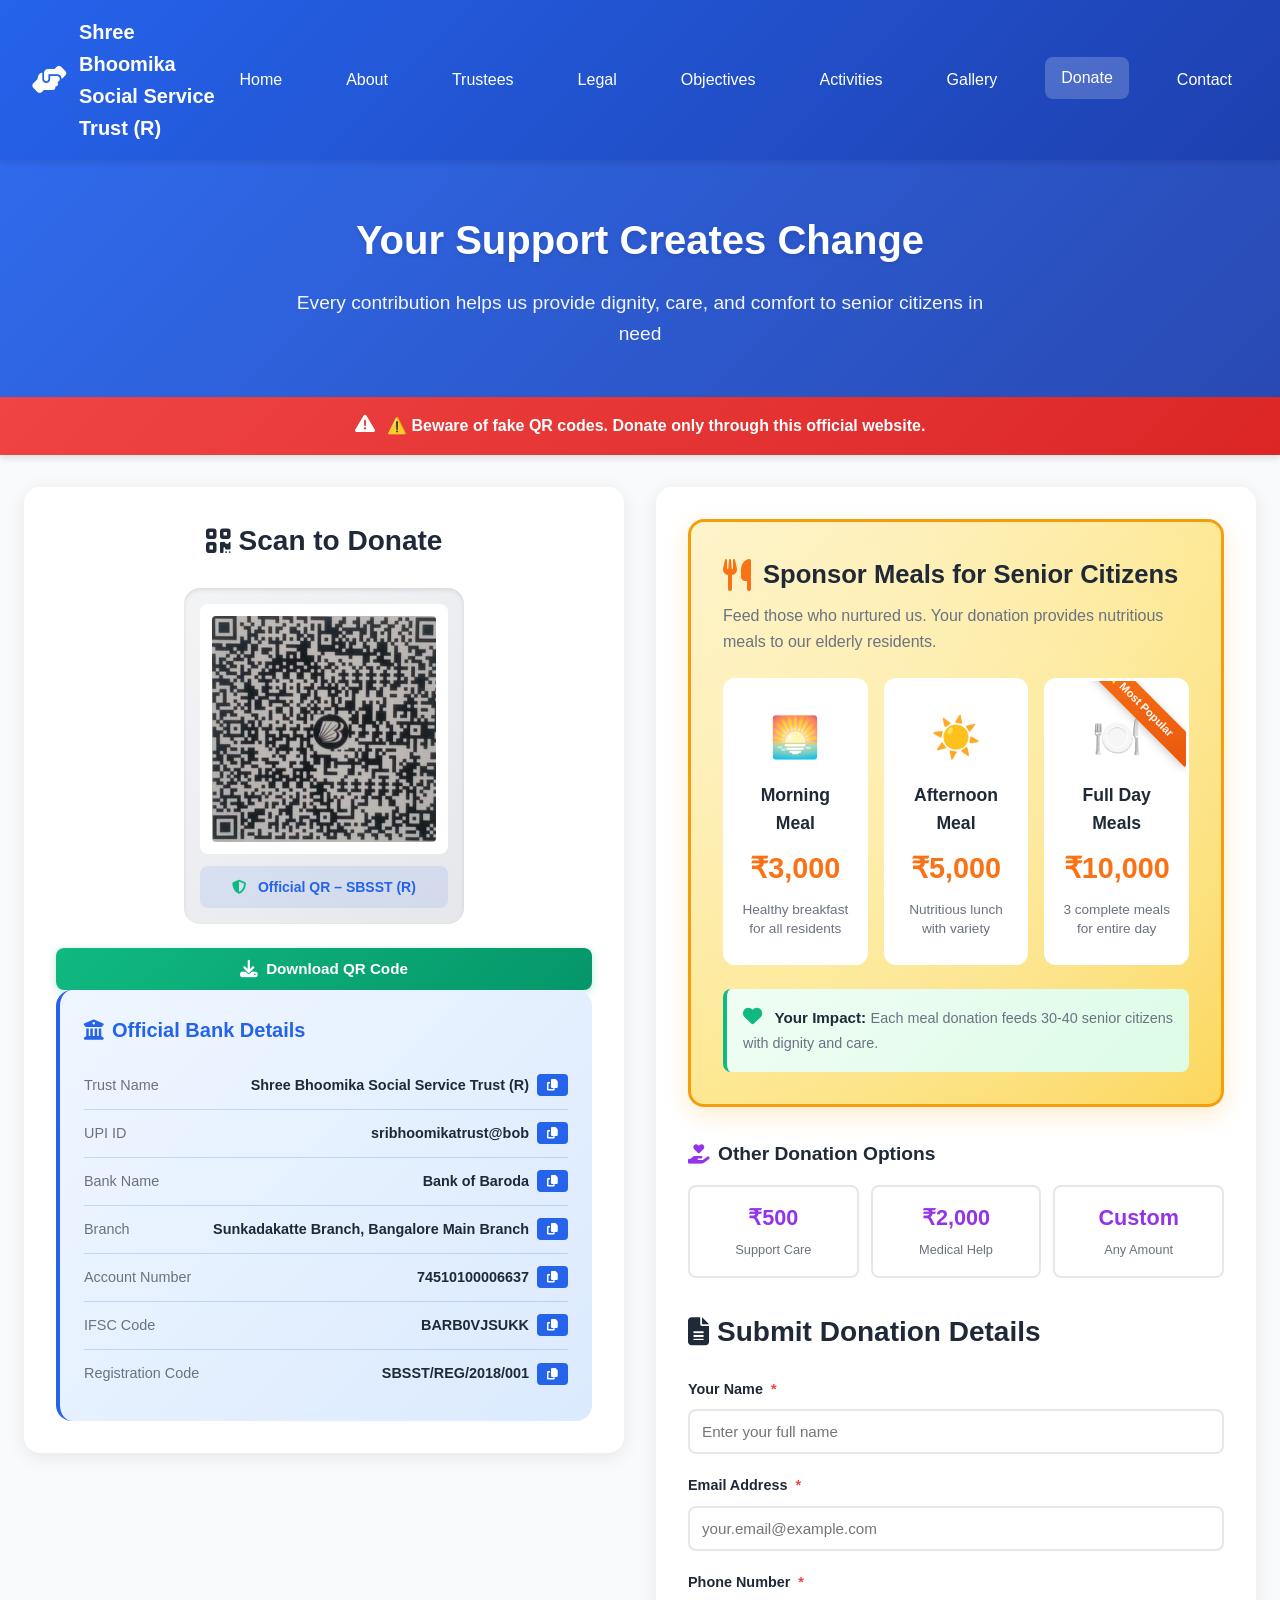
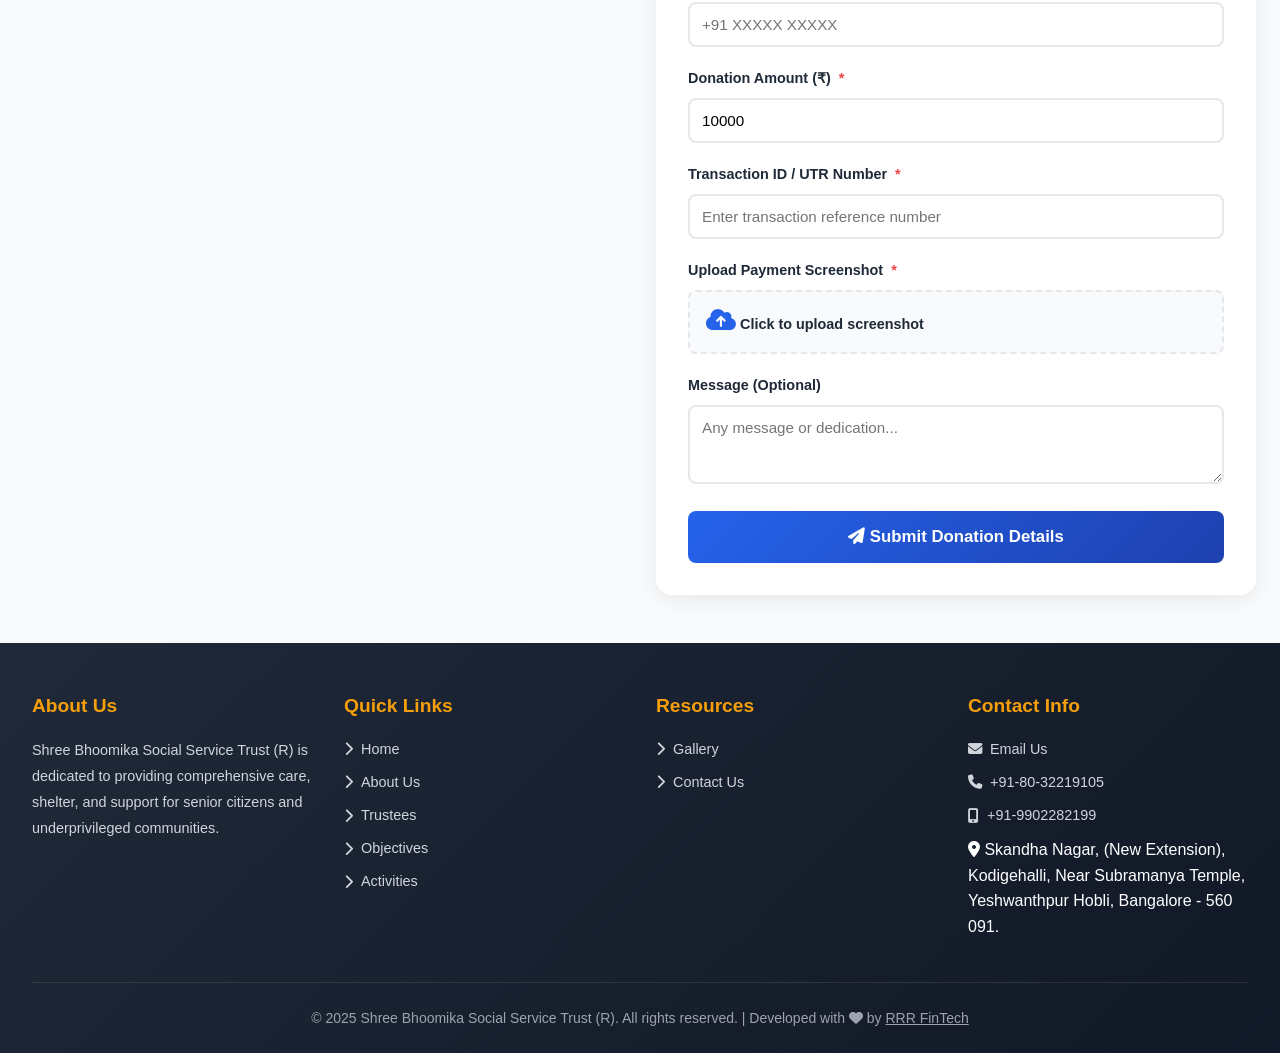
<file: Donation.html>
<!DOCTYPE html>
<html lang="en">
<head>
<meta charset="UTF-8">
<meta name="viewport" content="width=device-width, initial-scale=1.0, maximum-scale=5.0">
<meta http-equiv="X-UA-Compatible" content="IE=edge">

<title>Donate Now - Shree Bhoomika Social Service Trust (R) | Support Senior Citizens</title>
<meta name="description" content="Support Shree Bhoomika Social Service Trust (R). Donate securely via UPI to help provide care, shelter, and support for senior citizens in Bangalore.">

<link rel="stylesheet" href="https://cdnjs.cloudflare.com/ajax/libs/font-awesome/6.4.0/css/all.min.css">

<style>
* {
  margin: 0;
  padding: 0;
  box-sizing: border-box;
}

:root {
  --primary: #2563eb;
  --primary-dark: #1e40af;
  --secondary: #06b6d4;
  --accent: #f59e0b;
  --success: #10b981;
  --warning: #ef4444;
  --text: #1f2937;
  --text-light: #6b7280;
  --bg: #ffffff;
  --bg-light: #f9fafb;
  --border: #e5e7eb;
}

body {
  font-family: 'Inter', -apple-system, BlinkMacSystemFont, 'Segoe UI', sans-serif;
  line-height: 1.6;
  color: var(--text);
  background: var(--bg-light);
}

/* Header */
header {
  background: linear-gradient(135deg, var(--primary) 0%, var(--primary-dark) 100%);
  box-shadow: 0 4px 6px -1px rgba(0,0,0,0.1);
  position: sticky;
  top: 0;
  z-index: 1000;
}

.header-container {
  max-width: 1280px;
  margin: 0 auto;
  padding: 1rem 2rem;
  display: flex;
  justify-content: space-between;
  align-items: center;
}

.logo {
  display: flex;
  align-items: center;
  gap: 0.75rem;
  color: white;
  font-size: 1.25rem;
  font-weight: 700;
  text-decoration: none;
}

.logo i {
  font-size: 1.75rem;
}

nav {
  display: flex;
  gap: 2rem;
}

nav a {
  color: white;
  text-decoration: none;
  font-weight: 500;
  padding: 0.5rem 1rem;
  border-radius: 0.5rem;
  transition: all 0.3s ease;
}

nav a:hover, nav a.active {
  background: rgba(255,255,255,0.2);
  transform: translateY(-2px);
}

.mobile-menu-btn {
  display: none;
  background: none;
  border: none;
  color: white;
  font-size: 1.5rem;
  cursor: pointer;
}

/* Page Header */
.page-header {
  background: linear-gradient(135deg, rgba(37,99,235,0.95) 0%, rgba(30,64,175,0.95) 100%);
  color: white;
  padding: 3rem 2rem;
  text-align: center;
}

.page-header h1 {
  font-size: 2.5rem;
  font-weight: 800;
  margin-bottom: 1rem;
  text-shadow: 0 2px 4px rgba(0,0,0,0.1);
}

.page-header p {
  font-size: 1.2rem;
  opacity: 0.95;
  max-width: 700px;
  margin: 0 auto;
}

/* Warning Banner */
.warning-banner {
  background: linear-gradient(135deg, #ef4444 0%, #dc2626 100%);
  color: white;
  padding: 1rem 2rem;
  text-align: center;
  box-shadow: 0 4px 6px rgba(0,0,0,0.1);
}

.warning-banner i {
  font-size: 1.25rem;
  margin-right: 0.5rem;
  animation: pulse 2s infinite;
}

.warning-banner strong {
  font-size: 1rem;
}

@keyframes pulse {
  0%, 100% { opacity: 1; }
  50% { opacity: 0.7; }
}

/* Main Content */
main {
  max-width: 1280px;
  margin: 2rem auto;
  padding: 0 1.5rem;
}

.donate-container {
  display: grid;
  grid-template-columns: 1fr 1fr;
  gap: 2rem;
  align-items: start;
}

/* Left Section - QR & Details */
.qr-section {
  background: white;
  padding: 2rem;
  border-radius: 1rem;
  box-shadow: 0 4px 20px rgba(0,0,0,0.08);
  position: sticky;
  top: 90px;
}

.qr-section h2 {
  color: var(--text);
  font-size: 1.75rem;
  margin-bottom: 1.5rem;
  text-align: center;
  display: flex;
  align-items: center;
  justify-content: center;
  gap: 0.5rem;
}

.qr-container {
  position: relative;
  max-width: 280px;
  margin: 0 auto 1.5rem;
  padding: 1rem;
  background: linear-gradient(135deg, #f3f4f6 0%, #e5e7eb 100%);
  border-radius: 1rem;
  box-shadow: inset 0 2px 4px rgba(0,0,0,0.1);
}

.qr-image {
  width: 100%;
  background: white;
  border-radius: 0.5rem;
  padding: 0.75rem;
  display: flex;
  align-items: center;
  justify-content: center;
  overflow: hidden;
}

.qr-image img {
  width: 100%;
  max-width: 250px;
  height: auto;
  display: block;
  border-radius: 0.25rem;
}

.qr-watermark {
  text-align: center;
  margin-top: 0.75rem;
  padding: 0.625rem;
  background: rgba(37,99,235,0.1);
  border-radius: 0.5rem;
  font-size: 0.875rem;
}

.qr-watermark i {
  color: var(--success);
  margin-right: 0.5rem;
}

.qr-watermark strong {
  color: var(--primary);
}

.download-qr-btn {
  display: flex;
  align-items: center;
  justify-content: center;
  gap: 0.5rem;
  width: 100%;
  margin-top: 1rem;
  padding: 0.75rem 1.5rem;
  background: linear-gradient(135deg, var(--success) 0%, #059669 100%);
  color: white;
  border: none;
  border-radius: 0.5rem;
  font-size: 0.95rem;
  font-weight: 600;
  cursor: pointer;
  transition: all 0.3s ease;
  box-shadow: 0 2px 8px rgba(16, 185, 129, 0.3);
}

.download-qr-btn:hover {
  transform: translateY(-2px);
  box-shadow: 0 4px 12px rgba(16, 185, 129, 0.4);
}

.download-qr-btn:active {
  transform: translateY(0);
}

.download-qr-btn i {
  font-size: 1.1rem;
}

/* Bank Details */
.bank-details {
  background: linear-gradient(135deg, #eff6ff 0%, #dbeafe 100%);
  padding: 1.5rem;
  border-radius: 1rem;
  border-left: 4px solid var(--primary);
}

.bank-details h3 {
  color: var(--primary);
  font-size: 1.25rem;
  margin-bottom: 1rem;
  display: flex;
  align-items: center;
  gap: 0.5rem;
}

.detail-item {
  display: flex;
  justify-content: space-between;
  align-items: center;
  padding: 0.75rem 0;
  border-bottom: 1px solid rgba(37,99,235,0.2);
  gap: 1rem;
}

.detail-item:last-child {
  border-bottom: none;
}

.detail-label {
  color: var(--text-light);
  font-weight: 500;
  font-size: 0.9rem;
  flex-shrink: 0;
}

.detail-value {
  color: var(--text);
  font-weight: 600;
  text-align: right;
  display: flex;
  align-items: center;
  gap: 0.5rem;
  flex-wrap: wrap;
  justify-content: flex-end;
  font-size: 0.9rem;
  word-break: break-word;
}

.copy-btn {
  background: var(--primary);
  color: white;
  border: none;
  padding: 0.25rem 0.625rem;
  border-radius: 0.25rem;
  cursor: pointer;
  font-size: 0.75rem;
  transition: all 0.3s ease;
  flex-shrink: 0;
}

.copy-btn:hover {
  background: var(--primary-dark);
  transform: scale(1.05);
}

.copy-btn.copied {
  background: var(--success);
}

/* Right Section - Form */
.form-section {
  background: white;
  padding: 2rem;
  border-radius: 1rem;
  box-shadow: 0 4px 20px rgba(0,0,0,0.08);
}

.form-section h2 {
  color: var(--text);
  font-size: 1.75rem;
  margin-bottom: 1.5rem;
  display: flex;
  align-items: center;
  gap: 0.5rem;
}

.form-group {
  margin-bottom: 1.25rem;
}

.form-group label {
  display: block;
  color: var(--text);
  font-weight: 600;
  margin-bottom: 0.5rem;
  font-size: 0.9rem;
}

.form-group label .required {
  color: var(--warning);
  margin-left: 0.25rem;
}

.form-group input,
.form-group textarea {
  width: 100%;
  padding: 0.75rem;
  border: 2px solid var(--border);
  border-radius: 0.5rem;
  font-size: 0.95rem;
  font-family: inherit;
  transition: all 0.3s ease;
}

.form-group input:focus,
.form-group textarea:focus {
  outline: none;
  border-color: var(--primary);
  box-shadow: 0 0 0 3px rgba(37,99,235,0.1);
}

.file-upload {
  position: relative;
}

.file-upload input[type="file"] {
  position: absolute;
  opacity: 0;
  cursor: pointer;
  width: 100%;
  height: 100%;
  top: 0;
  left: 0;
}

.file-label {
  display: flex;
  align-items: center;
  justify-content: center;
  gap: 0.5rem;
  padding: 1rem;
  border: 2px dashed var(--border);
  border-radius: 0.5rem;
  background: var(--bg-light);
  cursor: pointer;
  transition: all 0.3s ease;
}

.file-label:hover {
  border-color: var(--primary);
  background: rgba(37,99,235,0.05);
}

.file-label i {
  font-size: 1.5rem;
  color: var(--primary);
}

.file-name {
  margin-top: 0.5rem;
  color: var(--success);
  font-size: 0.875rem;
  font-weight: 500;
}

.submit-btn {
  width: 100%;
  padding: 1rem 2rem;
  background: linear-gradient(135deg, var(--primary) 0%, var(--primary-dark) 100%);
  color: white;
  border: none;
  border-radius: 0.5rem;
  font-size: 1.05rem;
  font-weight: 600;
  cursor: pointer;
  transition: all 0.3s ease;
  display: flex;
  align-items: center;
  justify-content: center;
  gap: 0.5rem;
}

.submit-btn:hover {
  transform: translateY(-2px);
  box-shadow: 0 10px 25px rgba(37,99,235,0.3);
}

.submit-btn:disabled {
  opacity: 0.5;
  cursor: not-allowed;
  transform: none;
}

/* Success Message */
.success-message {
  display: none;
  background: linear-gradient(135deg, #d1fae5 0%, #a7f3d0 100%);
  border: 2px solid var(--success);
  border-radius: 1rem;
  padding: 2rem;
  margin-top: 1.5rem;
  text-align: center;
}

.success-message.show {
  display: block;
  animation: slideIn 0.5s ease;
}

.success-message i {
  font-size: 3rem;
  color: var(--success);
  margin-bottom: 1rem;
}

.success-message h3 {
  color: var(--text);
  font-size: 1.5rem;
  margin-bottom: 0.5rem;
}

@keyframes slideIn {
  from {
    opacity: 0;
    transform: translateY(-20px);
  }
  to {
    opacity: 1;
    transform: translateY(0);
  }
}

/* Donation Options */
.donation-options {
  display: grid;
  grid-template-columns: repeat(3, 1fr);
  gap: 0.75rem;
  margin-bottom: 1.5rem;
}

.donation-option {
  padding: 0.875rem;
  border: 2px solid var(--border);
  border-radius: 0.5rem;
  text-align: center;
  cursor: pointer;
  transition: all 0.3s ease;
}

.donation-option:hover {
  border-color: var(--primary);
  background: rgba(37,99,235,0.05);
  transform: translateY(-2px);
}

.donation-option.selected {
  border-color: var(--primary);
  background: linear-gradient(135deg, #eff6ff 0%, #dbeafe 100%);
  transform: translateY(-2px);
}

.donation-option .amount {
  font-size: 1.35rem;
  font-weight: 700;
  color: var(--primary);
  display: block;
}

.donation-option .label {
  font-size: 0.8rem;
  color: var(--text-light);
  margin-top: 0.25rem;
}

/* Loading Spinner */
.spinner {
  border: 3px solid rgba(255,255,255,0.3);
  border-top: 3px solid white;
  border-radius: 50%;
  width: 20px;
  height: 20px;
  animation: spin 1s linear infinite;
  display: none;
}

@keyframes spin {
  0% { transform: rotate(0deg); }
  100% { transform: rotate(360deg); }
}

.submit-btn.loading .spinner {
  display: inline-block;
}

.submit-btn.loading .btn-text {
  display: none;
}

/* Footer */
footer {
  background: linear-gradient(135deg, #1f2937 0%, #111827 100%);
  color: white;
  padding: 3rem 2rem 1.5rem;
  margin-top: 3rem;
}

.footer-content {
  max-width: 1280px;
  margin: 0 auto;
  display: grid;
  grid-template-columns: repeat(auto-fit, minmax(250px, 1fr));
  gap: 2rem;
  margin-bottom: 2rem;
}

.footer-section h3 {
  font-size: 1.2rem;
  margin-bottom: 1rem;
  color: var(--accent);
}

.footer-section p {
  color: #d1d5db;
  line-height: 1.8;
  font-size: 0.9rem;
}

.footer-links {
  list-style: none;
}

.footer-links li {
  margin-bottom: 0.625rem;
}

.footer-links a {
  color: #d1d5db;
  text-decoration: none;
  transition: all 0.3s ease;
  display: flex;
  align-items: center;
  gap: 0.5rem;
  font-size: 0.9rem;
}

.footer-links a:hover {
  color: var(--accent);
  transform: translateX(4px);
}

.social-links {
  display: flex;
  gap: 0.75rem;
  margin-top: 1rem;
}

.social-links a {
  width: 38px;
  height: 38px;
  border-radius: 50%;
  background: rgba(255,255,255,0.1);
  display: flex;
  align-items: center;
  justify-content: center;
  color: white;
  transition: all 0.3s ease;
}

.social-links a:hover {
  background: var(--accent);
  transform: translateY(-4px);
}

.footer-bottom {
  max-width: 1280px;
  margin: 0 auto;
  padding-top: 1.5rem;
  border-top: 1px solid rgba(255,255,255,0.1);
  text-align: center;
  color: #9ca3af;
  font-size: 0.875rem;
}

.footer-bottom a {
  color: var(--accent);
  text-decoration: none;
}

/* Mobile Responsive */
@media (max-width: 968px) {
  .donate-container {
    grid-template-columns: 1fr;
    gap: 1.5rem;
  }

  .qr-section {
    position: static;
  }

  .page-header h1 {
    font-size: 2rem;
  }

  .page-header p {
    font-size: 1.1rem;
  }
}

@media (max-width: 768px) {
  .header-container {
    padding: 1rem;
  }

  .logo span {
    font-size: 0.95rem;
  }

  .logo i {
    font-size: 1.5rem;
  }

  nav {
    position: fixed;
    top: 70px;
    left: -100%;
    width: 100%;
    background: var(--primary-dark);
    flex-direction: column;
    padding: 2rem;
    transition: left 0.3s ease;
    gap: 0.5rem;
  }

  nav.active {
    left: 0;
  }

  .mobile-menu-btn {
    display: block;
  }

  .page-header {
    padding: 2rem 1.5rem;
  }

  .page-header h1 {
    font-size: 1.75rem;
  }

  .page-header p {
    font-size: 1rem;
  }

  main {
    padding: 0 1rem;
  }

  .qr-section, .form-section {
    padding: 1.5rem;
  }

  .qr-container {
    max-width: 240px;
  }

  .qr-image img {
    max-width: 220px;
  }

  .detail-item {
    flex-direction: column;
    align-items: flex-start;
    gap: 0.5rem;
  }

  .detail-value {
    width: 100%;
    justify-content: flex-start;
  }

  .donation-options {
    grid-template-columns: 1fr;
  }

  .donation-option .amount {
    font-size: 1.5rem;
  }

  .footer-content {
    grid-template-columns: 1fr;
    gap: 1.5rem;
  }
}

@media (max-width: 480px) {
  .logo span {
    font-size: 0.85rem;
  }

  .page-header h1 {
    font-size: 1.5rem;
  }

  .warning-banner {
    padding: 1rem;
    font-size: 0.9rem;
  }

  .qr-section h2,
  .form-section h2 {
    font-size: 1.5rem;
  }

  .bank-details h3 {
    font-size: 1.1rem;
  }

  .detail-label,
  .detail-value {
    font-size: 0.85rem;
  }
}

.food-donation-hero {
  background: linear-gradient(135deg, #fef3c7 0%, #fde68a 50%, #fcd34d 100%);
  border-radius: 1rem;
  padding: 2rem;
  margin-bottom: 2rem;
  box-shadow: 0 8px 24px rgba(245, 158, 11, 0.2);
  border: 3px solid #f59e0b;
  position: relative;
  overflow: hidden;
}

.food-donation-hero::before {
  content: '';
  position: absolute;
  top: -50%;
  right: -50%;
  width: 200%;
  height: 200%;
  background: radial-gradient(circle, rgba(255,255,255,0.3) 0%, transparent 70%);
  animation: shimmer 3s infinite;
}

@keyframes shimmer {
  0%, 100% { transform: translate(0, 0); }
  50% { transform: translate(-20px, -20px); }
}

.food-donation-hero h3 {
  color: #1f2937;
  font-size: 1.6rem;
  margin-bottom: 0.5rem;
  display: flex;
  align-items: center;
  gap: 0.75rem;
  position: relative;
  z-index: 1;
}

.food-donation-hero h3 i {
  font-size: 2rem;
  color: #f97316;
  animation: bounce 2s infinite;
}

@keyframes bounce {
  0%, 100% { transform: translateY(0); }
  50% { transform: translateY(-8px); }
}

.food-donation-subtitle {
  color: #6b7280;
  font-size: 1rem;
  margin-bottom: 1.5rem;
  position: relative;
  z-index: 1;
}

.meal-options {
  display: grid;
  grid-template-columns: repeat(3, 1fr);
  gap: 1rem;
  position: relative;
  z-index: 1;
}

.meal-card {
  background: white;
  border-radius: 0.75rem;
  padding: 1.5rem 1rem;
  text-align: center;
  cursor: pointer;
  transition: all 0.3s ease;
  border: 3px solid transparent;
  position: relative;
  overflow: hidden;
}

.meal-card::before {
  content: '';
  position: absolute;
  top: 0;
  left: 0;
  right: 0;
  height: 4px;
  background: linear-gradient(90deg, #f97316, #f59e0b, #f97316);
  transform: scaleX(0);
  transition: transform 0.3s ease;
}

.meal-card:hover::before {
  transform: scaleX(1);
}

.meal-card:hover {
  transform: translateY(-8px);
  box-shadow: 0 12px 32px rgba(0,0,0,0.15);
}

.meal-card.selected {
  border-color: #f97316;
  background: linear-gradient(135deg, #fff7ed 0%, #ffedd5 100%);
  transform: translateY(-8px);
  box-shadow: 0 12px 32px rgba(249, 115, 22, 0.3);
}

.meal-card.selected::before {
  transform: scaleX(1);
}

.meal-icon {
  font-size: 2.5rem;
  margin-bottom: 0.75rem;
  display: block;
}

.meal-time {
  font-size: 1.1rem;
  font-weight: 700;
  color: #1f2937;
  margin-bottom: 0.5rem;
  display: block;
}

.meal-price {
  font-size: 1.8rem;
  font-weight: 800;
  color: #f97316;
  margin-bottom: 0.5rem;
  display: block;
}

.meal-description {
  font-size: 0.85rem;
  color: #6b7280;
  line-height: 1.4;
}

.meal-card.featured {
  position: relative;
}

.meal-card.featured::after {
  content: '⭐ Most Popular';
  position: absolute;
  top: 10px;
  right: -30px;
  background: linear-gradient(135deg, #f97316, #ea580c);
  color: white;
  padding: 0.25rem 2rem;
  font-size: 0.7rem;
  font-weight: 700;
  transform: rotate(45deg);
  box-shadow: 0 2px 8px rgba(0,0,0,0.2);
}

.impact-note {
  background: linear-gradient(135deg, #f0fdf4 0%, #dcfce7 100%);
  border-left: 4px solid #10b981;
  border-radius: 0.5rem;
  padding: 1rem;
  margin-top: 1.5rem;
  position: relative;
  z-index: 1;
}

.impact-note i {
  color: #10b981;
  font-size: 1.2rem;
  margin-right: 0.5rem;
}

.impact-note strong {
  color: #1f2937;
  font-size: 0.95rem;
}

.impact-note span {
  color: #6b7280;
  font-size: 0.9rem;
}

/* Custom Amount Section */
.custom-amount-section {
  margin-bottom: 2rem;
}

.custom-amount-section h3 {
  font-size: 1.2rem;
  color: #1f2937;
  margin-bottom: 1rem;
  display: flex;
  align-items: center;
  gap: 0.5rem;
}

.custom-amount-section h3 i {
  color: #9333ea;
}

.quick-amounts {
  display: grid;
  grid-template-columns: repeat(3, 1fr);
  gap: 0.75rem;
}

.quick-amount-btn {
  padding: 0.875rem;
  border: 2px solid #e5e7eb;
  border-radius: 0.5rem;
  background: white;
  cursor: pointer;
  transition: all 0.3s ease;
  text-align: center;
}

.quick-amount-btn:hover {
  border-color: #9333ea;
  background: rgba(147, 51, 234, 0.05);
  transform: translateY(-2px);
}

.quick-amount-btn.selected {
  border-color: #9333ea;
  background: linear-gradient(135deg, #faf5ff 0%, #f3e8ff 100%);
  transform: translateY(-2px);
}

.quick-amount-btn .amount {
  font-size: 1.35rem;
  font-weight: 700;
  color: #9333ea;
  display: block;
}

.quick-amount-btn .label {
  font-size: 0.8rem;
  color: #6b7280;
  margin-top: 0.25rem;
}

/* Mobile Responsive */
@media (max-width: 968px) {
  .meal-options {
    grid-template-columns: 1fr;
  }

  .meal-card.featured::after {
    top: 8px;
    right: -35px;
    padding: 0.2rem 2.5rem;
  }
}

@media (max-width: 768px) {
  .food-donation-hero {
    padding: 1.5rem;
  }

  .food-donation-hero h3 {
    font-size: 1.3rem;
  }

  .quick-amounts {
    grid-template-columns: 1fr;
  }
}

@media (max-width: 480px) {
  .food-donation-hero h3 {
    font-size: 1.2rem;
  }

  .meal-icon {
    font-size: 2rem;
  }

  .meal-price {
    font-size: 1.5rem;
  }
}
</style>
</head>
<body>

<header>
  <div class="header-container">
    <a href="index.html" class="logo">
      <i class="fas fa-hands-helping"></i>
      <span>Shree Bhoomika Social Service Trust (R)</span>
    </a>
    <nav id="mainNav">
      <a href="index.html">Home</a>
      <a href="about-us.html">About</a>
      <a href="trustees.html">Trustees</a>
      <a href="legal.html">Legal</a>
      <a href="objectives.html">Objectives</a>
      <a href="activities.html">Activities</a>
      <a href="gallery.html">Gallery</a>
      <a href="donation.html" class="active" aria-current="page">Donate</a>
      <a href="contact-us.html">Contact</a>
    </nav>
    <button class="mobile-menu-btn" id="menuBtn">
      <i class="fas fa-bars"></i>
    </button>
  </div>
</header>

<div class="page-header">
  <h1>Your Support Creates Change</h1>
  <p>Every contribution helps us provide dignity, care, and comfort to senior citizens in need</p>
</div>

<div class="warning-banner">
  <i class="fas fa-exclamation-triangle"></i>
  <strong>⚠️ Beware of fake QR codes. Donate only through this official website.</strong>
</div>

<main>
  <div class="donate-container">
    <!-- Left Section: QR Code & Bank Details -->
    <div class="qr-section">
      <h2>
        <i class="fas fa-qrcode"></i>
        Scan to Donate
      </h2>

      <div class="qr-container">
        <div class="qr-image">
          <img src="images/qr_code.jpg" alt="QR Code - Shree Bhoomika Social Service Trust" loading="lazy" id="qrCodeImage">
        </div>
        <div class="qr-watermark">
          <i class="fas fa-shield-alt"></i>
          <strong>Official QR – SBSST (R)</strong>
        </div>
      </div>

      <button class="download-qr-btn" onclick="downloadQRCode()">
        <i class="fas fa-download"></i>
        <span>Download QR Code</span>
      </button>

      <div class="bank-details">
  <h3>
    <i class="fas fa-university"></i>
    Official Bank Details
  </h3>

  <div class="detail-item">
    <span class="detail-label">Trust Name</span>
    <span class="detail-value">
      Shree Bhoomika Social Service Trust (R)
      <button class="copy-btn" onclick="copyToClipboard('Shree Bhoomika Social Service Trust (R)', this)">
        <i class="fas fa-copy"></i>
      </button>
    </span>
  </div>

  <div class="detail-item">
    <span class="detail-label">UPI ID</span>
    <span class="detail-value">
      sribhoomikatrust@bob
      <button class="copy-btn" onclick="copyToClipboard('sribhoomikatrust@bob', this)">
        <i class="fas fa-copy"></i>
      </button>
    </span>
  </div>

  <div class="detail-item">
    <span class="detail-label">Bank Name</span>
    <span class="detail-value">
      Bank of Baroda
      <button class="copy-btn" onclick="copyToClipboard('Bank of Baroda', this)">
        <i class="fas fa-copy"></i>
      </button>
    </span>
  </div>

  <div class="detail-item">
    <span class="detail-label">Branch</span>
    <span class="detail-value">
      Sunkadakatte Branch, Bangalore Main Branch
      <button class="copy-btn" onclick="copyToClipboard('Sunkadakatte Branch, Bangalore Main Branch', this)">
        <i class="fas fa-copy"></i>
      </button>
    </span>
  </div>

  <div class="detail-item">
    <span class="detail-label">Account Number</span>
    <span class="detail-value">
      74510100006637
      <button class="copy-btn" onclick="copyToClipboard('74510100006637', this)">
        <i class="fas fa-copy"></i>
      </button>
    </span>
  </div>

  <div class="detail-item">
    <span class="detail-label">IFSC Code</span>
    <span class="detail-value">
      BARB0VJSUKK
      <button class="copy-btn" onclick="copyToClipboard('BARB0VJSUKK', this)">
        <i class="fas fa-copy"></i>
      </button>
    </span>
  </div>

  <div class="detail-item">
    <span class="detail-label">Registration Code</span>
    <span class="detail-value">
      SBSST/REG/2018/001
      <button class="copy-btn" onclick="copyToClipboard('SBSST/REG/2018/001', this)">
        <i class="fas fa-copy"></i>
      </button>
    </span>
  </div>
</div>

    </div>

    <!-- Right Section: Acknowledgment Form -->
<div class="form-section">
 <div class="food-donation-hero">
  <h3>
    <i class="fas fa-utensils"></i>
    Sponsor Meals for Senior Citizens
  </h3>
  <p class="food-donation-subtitle">Feed those who nurtured us. Your donation provides nutritious meals to our elderly residents.</p>
  
  <div class="meal-options">
    <div class="meal-card" onclick="selectMealAmount(3000, 'morning')">
      <span class="meal-icon">🌅</span>
      <span class="meal-time">Morning Meal</span>
      <span class="meal-price">₹3,000</span>
      <p class="meal-description">Healthy breakfast for all residents</p>
    </div>
    
    <div class="meal-card" onclick="selectMealAmount(5000, 'afternoon')">
      <span class="meal-icon">☀️</span>
      <span class="meal-time">Afternoon Meal</span>
      <span class="meal-price">₹5,000</span>
      <p class="meal-description">Nutritious lunch with variety</p>
    </div>
    
    <div class="meal-card featured" onclick="selectMealAmount(10000, 'fullday')">
      <span class="meal-icon">🍽️</span>
      <span class="meal-time">Full Day Meals</span>
      <span class="meal-price">₹10,000</span>
      <p class="meal-description">3 complete meals for entire day</p>
    </div>
  </div>
  
  <div class="impact-note">
    <i class="fas fa-heart"></i>
    <strong>Your Impact:</strong>
    <span>Each meal donation feeds 30-40 senior citizens with dignity and care.</span>
  </div>
</div>

<!-- Custom Amount Section -->
<div class="custom-amount-section">
  <h3>
    <i class="fas fa-hand-holding-heart"></i>
    Other Donation Options
  </h3>
  <div class="quick-amounts">
    <div class="quick-amount-btn" onclick="selectAmount(500)">
      <span class="amount">₹500</span>
      <span class="label">Support Care</span>
    </div>
    <div class="quick-amount-btn" onclick="selectAmount(2000)">
      <span class="amount">₹2,000</span>
      <span class="label">Medical Help</span>
    </div>
    <div class="quick-amount-btn" onclick="selectAmount('custom')">
      <span class="amount">Custom</span>
      <span class="label">Any Amount</span>
    </div>
  </div>
</div>

  <h2 style="margin-top: 2rem;">
    <i class="fas fa-file-alt"></i>
    Submit Donation Details
  </h2>

  <form id="donationForm">
    <div class="form-group">
      <label for="donorName">
        Your Name <span class="required">*</span>
      </label>
      <input 
        type="text" 
        id="donorName" 
        name="donorName" 
        placeholder="Enter your full name"
        required
      >
    </div>

    <div class="form-group">
      <label for="email">
        Email Address <span class="required">*</span>
      </label>
      <input 
        type="email" 
        id="email" 
        name="email" 
        placeholder="your.email@example.com"
        required
      >
    </div>

    <div class="form-group">
      <label for="phone">
        Phone Number <span class="required">*</span>
      </label>
      <input 
        type="tel" 
        id="phone" 
        name="phone" 
        placeholder="+91 XXXXX XXXXX"
        required
      >
    </div>

    <div class="form-group">
      <label for="amount">
        Donation Amount (₹) <span class="required">*</span>
      </label>
      <input 
        type="number" 
        id="amount" 
        name="amount" 
        placeholder="Enter amount"
        min="1"
        required
        value="10000"
      >
    </div>

    <div class="form-group">
      <label for="transactionId">
        Transaction ID / UTR Number <span class="required">*</span>
      </label>
      <input 
        type="text" 
        id="transactionId" 
        name="transactionId" 
        placeholder="Enter transaction reference number"
        required
      >
    </div>

    <div class="form-group">
      <label for="screenshot">
        Upload Payment Screenshot <span class="required">*</span>
      </label>
      <div class="file-upload">
        <input 
          type="file" 
          id="screenshot" 
          name="screenshot" 
          accept="image/*"
          required
        >
        <label for="screenshot" class="file-label">
          <i class="fas fa-cloud-upload-alt"></i>
          <span>Click to upload screenshot</span>
        </label>
        <div class="file-name" id="fileName"></div>
      </div>
    </div>

    <div class="form-group">
      <label for="message">
        Message (Optional)
      </label>
      <textarea 
        id="message" 
        name="message" 
        rows="3" 
        placeholder="Any message or dedication..."
      ></textarea>
    </div>

    <button type="submit" class="submit-btn" id="submitBtn">
      <span class="btn-text">
        <i class="fas fa-paper-plane"></i>
        Submit Donation Details
      </span>
      <div class="spinner"></div>
    </button>
  </form>

  <div class="success-message" id="successMessage">
    <i class="fas fa-check-circle"></i>
    <h3>Thank You for Your Contribution!</h3>
    <p>We have received your donation details. You will receive a confirmation email shortly once verified.</p>
  </div>
</div>

  </div>
</main>

<footer>
  <div class="footer-content">
    <div class="footer-section">
      <h3>About Us</h3>
      <p>Shree Bhoomika Social Service Trust (R) is dedicated to providing comprehensive care, shelter, and support for senior citizens and underprivileged communities.</p>
    </div>
    
    <div class="footer-section">
      <h3>Quick Links</h3>
      <ul class="footer-links">
        <li><a href="index.html"><i class="fas fa-chevron-right"></i> Home</a></li>
        <li><a href="about-us.html"><i class="fas fa-chevron-right"></i> About Us</a></li>
        <li><a href="trustees.html"><i class="fas fa-chevron-right"></i> Trustees</a></li>
        <li><a href="objectives.html"><i class="fas fa-chevron-right"></i> Objectives</a></li>
        <li><a href="activities.html"><i class="fas fa-chevron-right"></i> Activities</a></li>
      </ul>
    </div>
    
    <div class="footer-section">
      <h3>Resources</h3>
      <ul class="footer-links">
        <li><a href="gallery.html"><i class="fas fa-chevron-right"></i> Gallery</a></li>
        <li><a href="contact-us.html"><i class="fas fa-chevron-right"></i> Contact Us</a></li>
        
      </ul>
    </div>
    
    <div class="footer-section">
      <h3>Contact Info</h3>
      <ul class="footer-links">
        <li><a href="mailto:sribhoomikasocialservicetrust@gmail.com"><i class="fas fa-envelope"></i> Email Us</a></li>
        <li><a href="tel:+918032219105"><i class="fas fa-phone"></i> +91-80-32219105</a></li>
        <li><a href="tel:+919902282199"><i class="fas fa-mobile-alt"></i> +91-9902282199</a></li>
        <li><i class="fas fa-map-marker-alt"></i> Skandha Nagar,
        (New Extension), Kodigehalli,
        Near Subramanya Temple,
        Yeshwanthpur Hobli,
        Bangalore - 560 091.</li>
      </ul>
    </div>
  </div>
  
  <div class="footer-bottom">
    <p>&copy; 2025 Shree Bhoomika Social Service Trust (R). All rights reserved. | Developed with 
    <i class="fas fa-heart" aria-hidden="true"></i> by 
    <a href="https://rrrfintech.netlify.app/" target="_blank" style="color: inherit; text-decoration: underline;">RRR FinTech</a>
    </p>
  </div>
</footer>


<script>
const CONFIG = {
  GOOGLE_SCRIPT_URL: 'https://script.google.com/macros/s/AKfycbxbR-QaO-5Fkit-OVax_MneG9pVDxGQkyMPbEslOEK5Rovd16kz-LuygvL-UL-Shlkeeg/exec',
  ADMIN_EMAIL: 'rohithofficial99@gmail.com'
};

// Mobile Menu Toggle
const menuBtn = document.getElementById('menuBtn');
const mainNav = document.getElementById('mainNav');

menuBtn.addEventListener('click', () => {
  mainNav.classList.toggle('active');
  const icon = menuBtn.querySelector('i');
  icon.classList.toggle('fa-bars');
  icon.classList.toggle('fa-times');
});

// Copy to Clipboard Function
function copyToClipboard(text, button) {
  navigator.clipboard.writeText(text).then(() => {
    const originalHTML = button.innerHTML;
    button.innerHTML = '<i class="fas fa-check"></i>';
    button.classList.add('copied');
    
    setTimeout(() => {
      button.innerHTML = originalHTML;
      button.classList.remove('copied');
    }, 2000);
  }).catch(err => {
    const textArea = document.createElement('textarea');
    textArea.value = text;
    textArea.style.position = 'fixed';
    textArea.style.opacity = '0';
    document.body.appendChild(textArea);
    textArea.select();
    
    try {
      document.execCommand('copy');
      const originalHTML = button.innerHTML;
      button.innerHTML = '<i class="fas fa-check"></i>';
      button.classList.add('copied');
      
      setTimeout(() => {
        button.innerHTML = originalHTML;
        button.classList.remove('copied');
      }, 2000);
    } catch (err) {
      alert('Failed to copy. Please select and copy manually.');
    }
    
    document.body.removeChild(textArea);
  });
}

// Donation Amount Selection
function selectAmount(amount) {
  document.querySelectorAll('.donation-option').forEach(option => {
    option.classList.remove('selected');
  });

  event.target.closest('.donation-option').classList.add('selected');

  const amountInput = document.getElementById('amount');
  amountInput.value = amount;
}


// File Upload Display
document.getElementById('screenshot').addEventListener('change', function(e) {
  const fileName = e.target.files[0]?.name;
  const fileNameDisplay = document.getElementById('fileName');
  
  if (fileName) {
    fileNameDisplay.innerHTML = `<i class="fas fa-check-circle"></i> ${fileName}`;
  } else {
    fileNameDisplay.innerHTML = '';
  }
});

// Convert Image to Base64
function fileToBase64(file) {
  return new Promise((resolve, reject) => {
    const reader = new FileReader();
    reader.onload = () => resolve(reader.result.split(',')[1]);
    reader.onerror = reject;
    reader.readAsDataURL(file);
  });
}

// Form Submission Handler
document.getElementById('donationForm').addEventListener('submit', async function(e) {
  e.preventDefault();
  
  const submitBtn = document.getElementById('submitBtn');
  const successMessage = document.getElementById('successMessage');
  const form = e.target;
  
  submitBtn.disabled = true;
  submitBtn.classList.add('loading');
  
  try {
    const formData = {
      donorName: document.getElementById('donorName').value,
      email: document.getElementById('email').value,
      phone: document.getElementById('phone').value,
      amount: document.getElementById('amount').value,
      transactionId: document.getElementById('transactionId').value,
      message: document.getElementById('message').value,
      timestamp: new Date().toLocaleString('en-IN', { timeZone: 'Asia/Kolkata' })
    };
    
    const screenshotFile = document.getElementById('screenshot').files[0];
    
    if (screenshotFile) {
      const base64Image = await fileToBase64(screenshotFile);
      formData.screenshot = base64Image;
      formData.screenshotName = screenshotFile.name;
      formData.screenshotType = screenshotFile.type;
    }
    
    const response = await fetch(CONFIG.GOOGLE_SCRIPT_URL, {
      method: 'POST',
      mode: 'no-cors',
      headers: {
        'Content-Type': 'application/json',
      },
      body: JSON.stringify(formData)
    });
    
    successMessage.classList.add('show');
    form.reset();
    document.getElementById('fileName').innerHTML = '';
    
    document.querySelectorAll('.donation-option').forEach(option => {
      option.classList.remove('selected');
    });
    
    successMessage.scrollIntoView({ behavior: 'smooth', block: 'center' });
    
    setTimeout(() => {
      successMessage.classList.remove('show');
    }, 10000);
    
  } catch (error) {
    console.error('Error:', error);
    alert('There was an error submitting your donation. Please try again or contact us directly.');
  } finally {
    submitBtn.disabled = false;
    submitBtn.classList.remove('loading');
  }
});

// Phone Number Formatting
document.getElementById('phone').addEventListener('input', function(e) {
  let value = e.target.value.replace(/\D/g, '');
  
  if (value.length > 10) {
    value = value.slice(0, 10);
  }
  
  e.target.value = value;
});

// Download QR Code Function
function downloadQRCode() {
  const qrImage = document.getElementById('qrCodeImage');
  const canvas = document.createElement('canvas');
  const ctx = canvas.getContext('2d');
  
  // Create a new image to avoid CORS issues
  const img = new Image();
  img.crossOrigin = 'anonymous';
  
  img.onload = function() {
    // Set canvas size to image size
    canvas.width = img.width;
    canvas.height = img.height;
    
    // Draw white background
    ctx.fillStyle = '#ffffff';
    ctx.fillRect(0, 0, canvas.width, canvas.height);
    
    // Draw the QR code image
    ctx.drawImage(img, 0, 0);
    
    // Add watermark text at the bottom
    ctx.fillStyle = '#2563eb';
    ctx.font = 'bold 16px Arial';
    ctx.textAlign = 'center';
    ctx.fillText('Official QR - SBSST', canvas.width / 2, canvas.height - 20);
    
    // Convert to blob and download
    canvas.toBlob(function(blob) {
      const url = URL.createObjectURL(blob);
      const link = document.createElement('a');
      link.href = url;
      link.download = 'SBSST_Donation_QR_Code.png';
      document.body.appendChild(link);
      link.click();
      document.body.removeChild(link);
      URL.revokeObjectURL(url);
    }, 'image/png');
  };
  
  img.onerror = function() {
    // Fallback: try direct download
    const link = document.createElement('a');
    link.href = qrImage.src;
    link.download = 'SBSST_Donation_QR_Code.jpg';
    document.body.appendChild(link);
    link.click();
    document.body.removeChild(link);
  };
  
  // Set image source
  img.src = qrImage.src;
}

function selectMealAmount(amount, mealType) {
  // Remove selection from all meal cards
  document.querySelectorAll('.meal-card').forEach(card => {
    card.classList.remove('selected');
  });
  
  // Remove selection from quick amount buttons
  document.querySelectorAll('.quick-amount-btn').forEach(btn => {
    btn.classList.remove('selected');
  });
  
  // Add selection to clicked card
  event.target.closest('.meal-card').classList.add('selected');
  
  // Set amount
  const amountInput = document.getElementById('amount');
  amountInput.value = amount;
}

// Quick Amount Selection (Update your existing selectAmount function)
function selectAmount(amount) {
  // Remove selection from all quick amount buttons
  document.querySelectorAll('.quick-amount-btn').forEach(option => {
    option.classList.remove('selected');
  });
  
  // Remove selection from meal cards
  document.querySelectorAll('.meal-card').forEach(card => {
    card.classList.remove('selected');
  });
  
  // Add selection to clicked button
  event.target.closest('.quick-amount-btn').classList.add('selected');
  
  const amountInput = document.getElementById('amount');
  if (amount === 'custom') {
    amountInput.value = '';
    amountInput.focus();
  } else {
    amountInput.value = amount;
  }
}

// Update your form reset to also clear meal cards
// Add this to your existing form submission success handler:
document.querySelectorAll('.meal-card').forEach(card => {
  card.classList.remove('selected');
});

document.querySelectorAll('.quick-amount-btn').forEach(btn => {
  btn.classList.remove('selected');
});
</script>

</body>
</html>
</file>
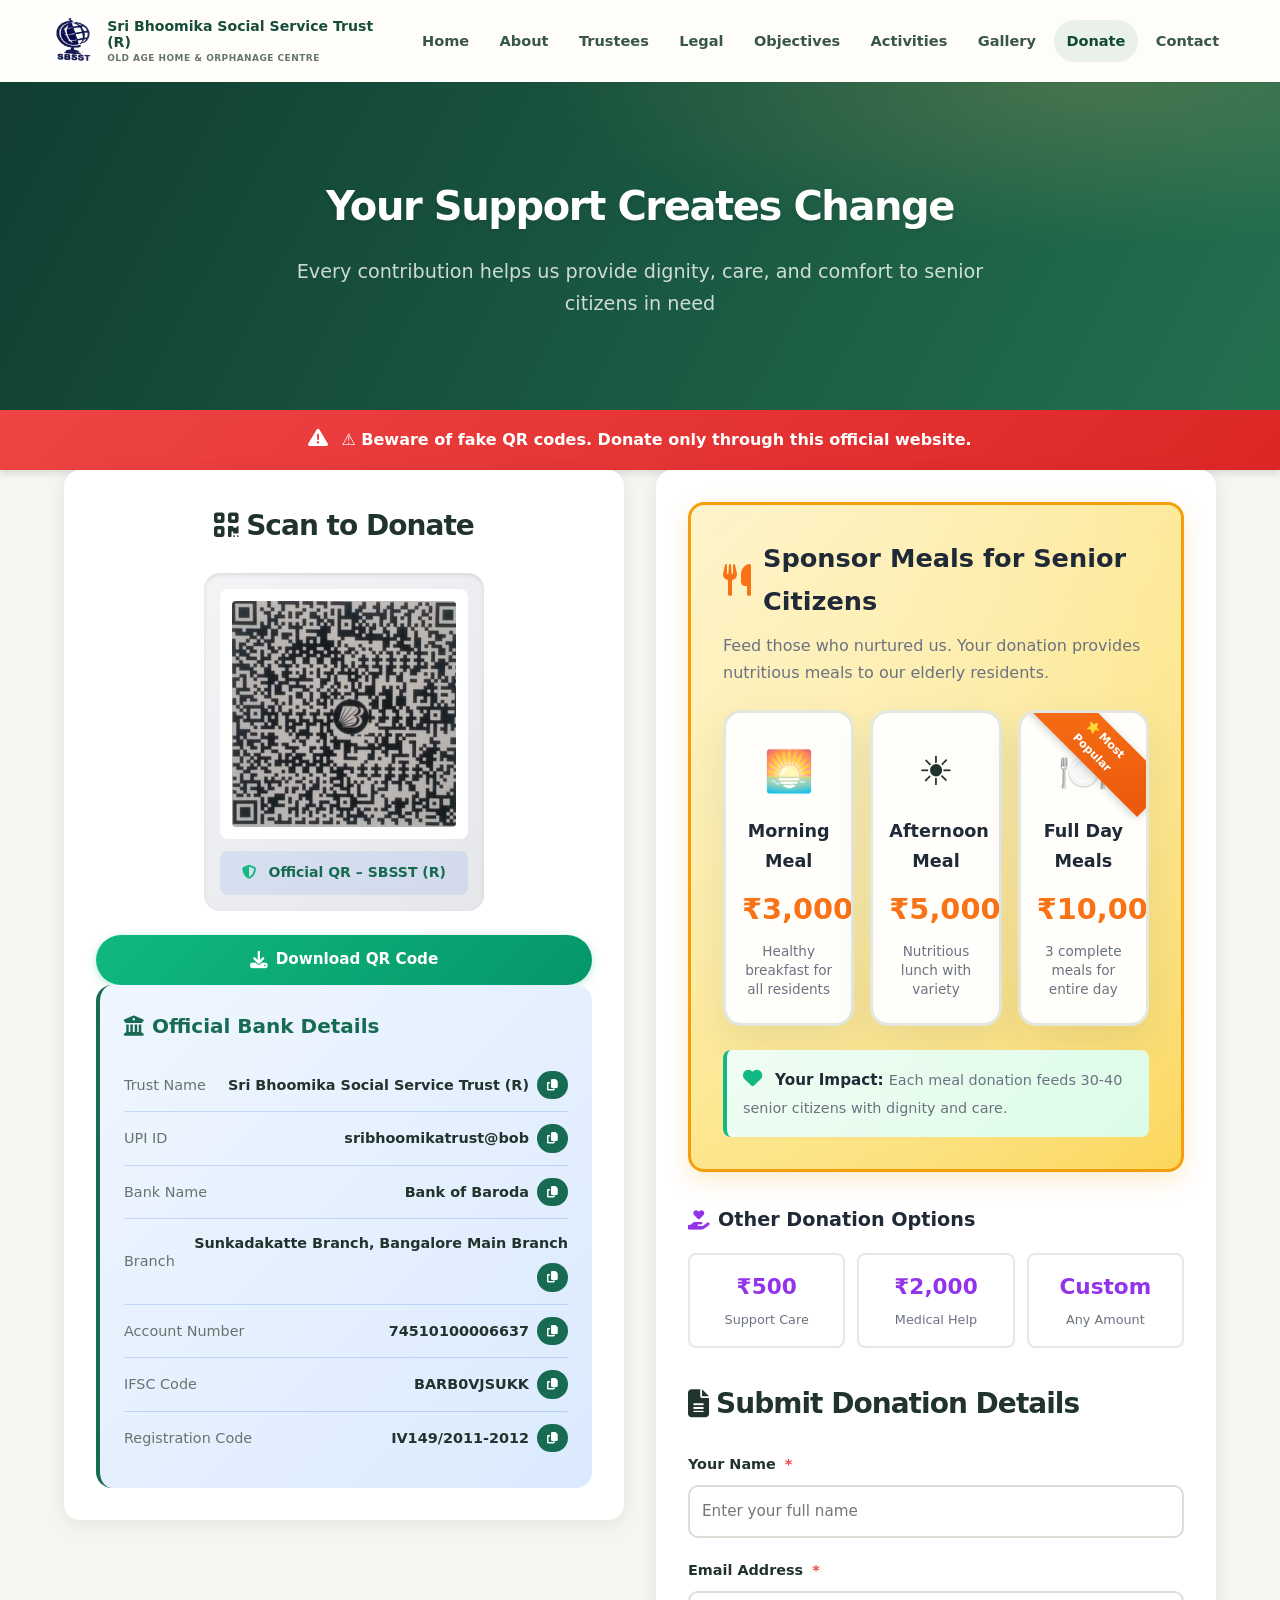
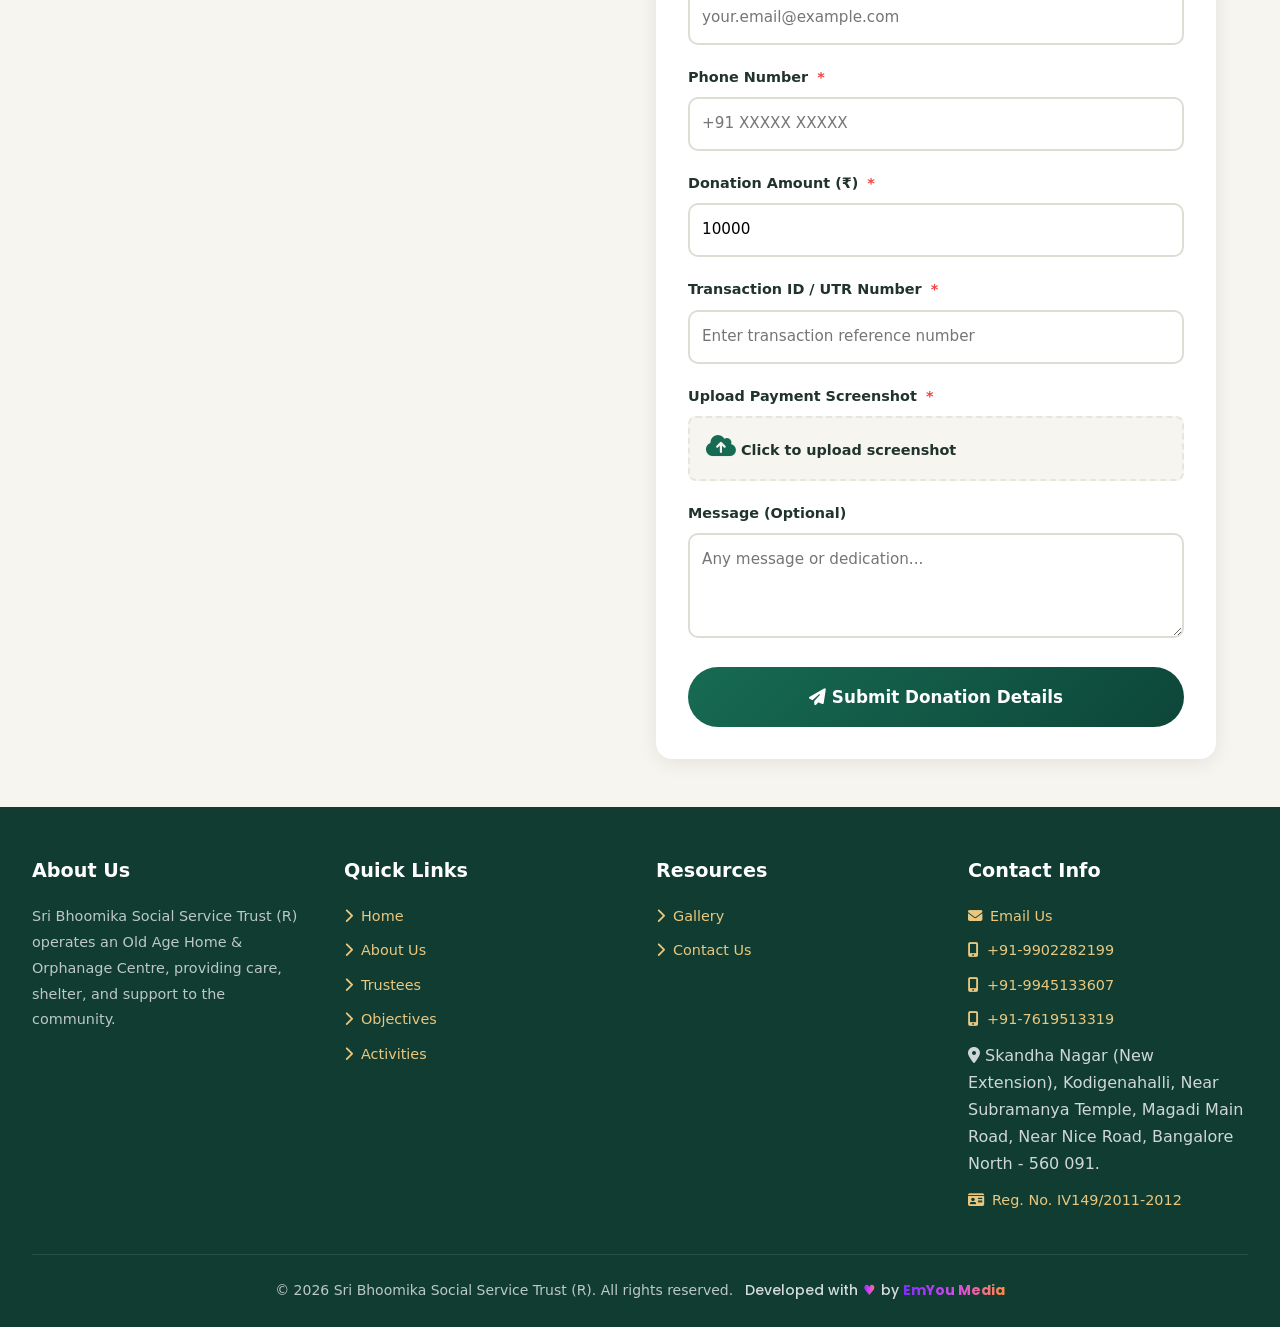
<file: donation.html>
<!DOCTYPE html>
<html lang="en">
<head>
<meta charset="UTF-8">
<meta name="viewport" content="width=device-width, initial-scale=1.0, maximum-scale=5.0">
<meta http-equiv="X-UA-Compatible" content="IE=edge">

<title>Donate Now - Sri Bhoomika Social Service Trust (R) | Support Senior Citizens</title>
<meta name="description" content="Support Sri Bhoomika Social Service Trust (R). Donate securely via UPI to help provide care, shelter, and support for senior citizens in Bangalore.">

<link rel="stylesheet" href="https://cdnjs.cloudflare.com/ajax/libs/font-awesome/6.4.0/css/all.min.css">

<style>
* {
  margin: 0;
  padding: 0;
  box-sizing: border-box;
}

:root {
  --primary: #2563eb;
  --primary-dark: #1e40af;
  --secondary: #06b6d4;
  --accent: #f59e0b;
  --success: #10b981;
  --warning: #ef4444;
  --text: #1f2937;
  --text-light: #6b7280;
  --bg: #ffffff;
  --bg-light: #f9fafb;
  --border: #e5e7eb;
}

body {
  font-family: 'Inter', -apple-system, BlinkMacSystemFont, 'Segoe UI', sans-serif;
  line-height: 1.6;
  color: var(--text);
  background: var(--bg-light);
}

/* Header */
header {
  background: linear-gradient(135deg, var(--primary) 0%, var(--primary-dark) 100%);
  box-shadow: 0 4px 6px -1px rgba(0,0,0,0.1);
  position: sticky;
  top: 0;
  z-index: 1000;
}

.header-container {
  max-width: 1280px;
  margin: 0 auto;
  padding: 1rem 2rem;
  display: flex;
  justify-content: space-between;
  align-items: center;
}

.logo {
  display: flex;
  align-items: center;
  gap: 0.75rem;
  color: white;
  font-size: 1.25rem;
  font-weight: 700;
  text-decoration: none;
}

.logo i {
  font-size: 1.75rem;
}

nav {
  display: flex;
  gap: 2rem;
}

nav a {
  color: white;
  text-decoration: none;
  font-weight: 500;
  padding: 0.5rem 1rem;
  border-radius: 0.5rem;
  transition: all 0.3s ease;
}

nav a:hover, nav a.active {
  background: rgba(255,255,255,0.2);
  transform: translateY(-2px);
}

.mobile-menu-btn {
  display: none;
  background: none;
  border: none;
  color: white;
  font-size: 1.5rem;
  cursor: pointer;
}

/* Page Header */
.page-header {
  background: linear-gradient(135deg, rgba(37,99,235,0.95) 0%, rgba(30,64,175,0.95) 100%);
  color: white;
  padding: 3rem 2rem;
  text-align: center;
}

.page-header h1 {
  font-size: 2.5rem;
  font-weight: 800;
  margin-bottom: 1rem;
  text-shadow: 0 2px 4px rgba(0,0,0,0.1);
}

.page-header p {
  font-size: 1.2rem;
  opacity: 0.95;
  max-width: 700px;
  margin: 0 auto;
}

/* Warning Banner */
.warning-banner {
  background: linear-gradient(135deg, #ef4444 0%, #dc2626 100%);
  color: white;
  padding: 1rem 2rem;
  text-align: center;
  box-shadow: 0 4px 6px rgba(0,0,0,0.1);
}

.warning-banner i {
  font-size: 1.25rem;
  margin-right: 0.5rem;
  animation: pulse 2s infinite;
}

.warning-banner strong {
  font-size: 1rem;
}

@keyframes pulse {
  0%, 100% { opacity: 1; }
  50% { opacity: 0.7; }
}

/* Main Content */
main {
  max-width: 1280px;
  margin: 2rem auto;
  padding: 0 1.5rem;
}

.donate-container {
  display: grid;
  grid-template-columns: 1fr 1fr;
  gap: 2rem;
  align-items: start;
}

/* Left Section - QR & Details */
.qr-section {
  background: white;
  padding: 2rem;
  border-radius: 1rem;
  box-shadow: 0 4px 20px rgba(0,0,0,0.08);
  position: sticky;
  top: 90px;
}

.qr-section h2 {
  color: var(--text);
  font-size: 1.75rem;
  margin-bottom: 1.5rem;
  text-align: center;
  display: flex;
  align-items: center;
  justify-content: center;
  gap: 0.5rem;
}

.qr-container {
  position: relative;
  max-width: 280px;
  margin: 0 auto 1.5rem;
  padding: 1rem;
  background: linear-gradient(135deg, #f3f4f6 0%, #e5e7eb 100%);
  border-radius: 1rem;
  box-shadow: inset 0 2px 4px rgba(0,0,0,0.1);
}

.qr-image {
  width: 100%;
  background: white;
  border-radius: 0.5rem;
  padding: 0.75rem;
  display: flex;
  align-items: center;
  justify-content: center;
  overflow: hidden;
}

.qr-image img {
  width: 100%;
  max-width: 250px;
  height: auto;
  display: block;
  border-radius: 0.25rem;
}

.qr-watermark {
  text-align: center;
  margin-top: 0.75rem;
  padding: 0.625rem;
  background: rgba(37,99,235,0.1);
  border-radius: 0.5rem;
  font-size: 0.875rem;
}

.qr-watermark i {
  color: var(--success);
  margin-right: 0.5rem;
}

.qr-watermark strong {
  color: var(--primary);
}

.download-qr-btn {
  display: flex;
  align-items: center;
  justify-content: center;
  gap: 0.5rem;
  width: 100%;
  margin-top: 1rem;
  padding: 0.75rem 1.5rem;
  background: linear-gradient(135deg, var(--success) 0%, #059669 100%);
  color: white;
  border: none;
  border-radius: 0.5rem;
  font-size: 0.95rem;
  font-weight: 600;
  cursor: pointer;
  transition: all 0.3s ease;
  box-shadow: 0 2px 8px rgba(16, 185, 129, 0.3);
}

.download-qr-btn:hover {
  transform: translateY(-2px);
  box-shadow: 0 4px 12px rgba(16, 185, 129, 0.4);
}

.download-qr-btn:active {
  transform: translateY(0);
}

.download-qr-btn i {
  font-size: 1.1rem;
}

/* Bank Details */
.bank-details {
  background: linear-gradient(135deg, #eff6ff 0%, #dbeafe 100%);
  padding: 1.5rem;
  border-radius: 1rem;
  border-left: 4px solid var(--primary);
}

.bank-details h3 {
  color: var(--primary);
  font-size: 1.25rem;
  margin-bottom: 1rem;
  display: flex;
  align-items: center;
  gap: 0.5rem;
}

.detail-item {
  display: flex;
  justify-content: space-between;
  align-items: center;
  padding: 0.75rem 0;
  border-bottom: 1px solid rgba(37,99,235,0.2);
  gap: 1rem;
}

.detail-item:last-child {
  border-bottom: none;
}

.detail-label {
  color: var(--text-light);
  font-weight: 500;
  font-size: 0.9rem;
  flex-shrink: 0;
}

.detail-value {
  color: var(--text);
  font-weight: 600;
  text-align: right;
  display: flex;
  align-items: center;
  gap: 0.5rem;
  flex-wrap: wrap;
  justify-content: flex-end;
  font-size: 0.9rem;
  word-break: break-word;
}

.copy-btn {
  background: var(--primary);
  color: white;
  border: none;
  padding: 0.25rem 0.625rem;
  border-radius: 0.25rem;
  cursor: pointer;
  font-size: 0.75rem;
  transition: all 0.3s ease;
  flex-shrink: 0;
}

.copy-btn:hover {
  background: var(--primary-dark);
  transform: scale(1.05);
}

.copy-btn.copied {
  background: var(--success);
}

/* Right Section - Form */
.form-section {
  background: white;
  padding: 2rem;
  border-radius: 1rem;
  box-shadow: 0 4px 20px rgba(0,0,0,0.08);
}

.form-section h2 {
  color: var(--text);
  font-size: 1.75rem;
  margin-bottom: 1.5rem;
  display: flex;
  align-items: center;
  gap: 0.5rem;
}

.form-group {
  margin-bottom: 1.25rem;
}

.form-group label {
  display: block;
  color: var(--text);
  font-weight: 600;
  margin-bottom: 0.5rem;
  font-size: 0.9rem;
}

.form-group label .required {
  color: var(--warning);
  margin-left: 0.25rem;
}

.form-group input,
.form-group textarea {
  width: 100%;
  padding: 0.75rem;
  border: 2px solid var(--border);
  border-radius: 0.5rem;
  font-size: 0.95rem;
  font-family: inherit;
  transition: all 0.3s ease;
}

.form-group input:focus,
.form-group textarea:focus {
  outline: none;
  border-color: var(--primary);
  box-shadow: 0 0 0 3px rgba(37,99,235,0.1);
}

.file-upload {
  position: relative;
}

.file-upload input[type="file"] {
  position: absolute;
  opacity: 0;
  cursor: pointer;
  width: 100%;
  height: 100%;
  top: 0;
  left: 0;
}

.file-label {
  display: flex;
  align-items: center;
  justify-content: center;
  gap: 0.5rem;
  padding: 1rem;
  border: 2px dashed var(--border);
  border-radius: 0.5rem;
  background: var(--bg-light);
  cursor: pointer;
  transition: all 0.3s ease;
}

.file-label:hover {
  border-color: var(--primary);
  background: rgba(37,99,235,0.05);
}

.file-label i {
  font-size: 1.5rem;
  color: var(--primary);
}

.file-name {
  margin-top: 0.5rem;
  color: var(--success);
  font-size: 0.875rem;
  font-weight: 500;
}

.submit-btn {
  width: 100%;
  padding: 1rem 2rem;
  background: linear-gradient(135deg, var(--primary) 0%, var(--primary-dark) 100%);
  color: white;
  border: none;
  border-radius: 0.5rem;
  font-size: 1.05rem;
  font-weight: 600;
  cursor: pointer;
  transition: all 0.3s ease;
  display: flex;
  align-items: center;
  justify-content: center;
  gap: 0.5rem;
}

.submit-btn:hover {
  transform: translateY(-2px);
  box-shadow: 0 10px 25px rgba(37,99,235,0.3);
}

.submit-btn:disabled {
  opacity: 0.5;
  cursor: not-allowed;
  transform: none;
}

/* Success Message */
.success-message {
  display: none;
  background: linear-gradient(135deg, #d1fae5 0%, #a7f3d0 100%);
  border: 2px solid var(--success);
  border-radius: 1rem;
  padding: 2rem;
  margin-top: 1.5rem;
  text-align: center;
}

.success-message.show {
  display: block;
  animation: slideIn 0.5s ease;
}

.success-message i {
  font-size: 3rem;
  color: var(--success);
  margin-bottom: 1rem;
}

.success-message h3 {
  color: var(--text);
  font-size: 1.5rem;
  margin-bottom: 0.5rem;
}

@keyframes slideIn {
  from {
    opacity: 0;
    transform: translateY(-20px);
  }
  to {
    opacity: 1;
    transform: translateY(0);
  }
}

/* Donation Options */
.donation-options {
  display: grid;
  grid-template-columns: repeat(3, 1fr);
  gap: 0.75rem;
  margin-bottom: 1.5rem;
}

.donation-option {
  padding: 0.875rem;
  border: 2px solid var(--border);
  border-radius: 0.5rem;
  text-align: center;
  cursor: pointer;
  transition: all 0.3s ease;
}

.donation-option:hover {
  border-color: var(--primary);
  background: rgba(37,99,235,0.05);
  transform: translateY(-2px);
}

.donation-option.selected {
  border-color: var(--primary);
  background: linear-gradient(135deg, #eff6ff 0%, #dbeafe 100%);
  transform: translateY(-2px);
}

.donation-option .amount {
  font-size: 1.35rem;
  font-weight: 700;
  color: var(--primary);
  display: block;
}

.donation-option .label {
  font-size: 0.8rem;
  color: var(--text-light);
  margin-top: 0.25rem;
}

/* Loading Spinner */
.spinner {
  border: 3px solid rgba(255,255,255,0.3);
  border-top: 3px solid white;
  border-radius: 50%;
  width: 20px;
  height: 20px;
  animation: spin 1s linear infinite;
  display: none;
}

@keyframes spin {
  0% { transform: rotate(0deg); }
  100% { transform: rotate(360deg); }
}

.submit-btn.loading .spinner {
  display: inline-block;
}

.submit-btn.loading .btn-text {
  display: none;
}

/* Footer */
footer {
  background: linear-gradient(135deg, #1f2937 0%, #111827 100%);
  color: white;
  padding: 3rem 2rem 1.5rem;
  margin-top: 3rem;
}

.footer-content {
  max-width: 1280px;
  margin: 0 auto;
  display: grid;
  grid-template-columns: repeat(auto-fit, minmax(250px, 1fr));
  gap: 2rem;
  margin-bottom: 2rem;
}

.footer-section h3 {
  font-size: 1.2rem;
  margin-bottom: 1rem;
  color: var(--accent);
}

.footer-section p {
  color: #d1d5db;
  line-height: 1.8;
  font-size: 0.9rem;
}

.footer-links {
  list-style: none;
}

.footer-links li {
  margin-bottom: 0.625rem;
}

.footer-links a {
  color: #d1d5db;
  text-decoration: none;
  transition: all 0.3s ease;
  display: flex;
  align-items: center;
  gap: 0.5rem;
  font-size: 0.9rem;
}

.footer-links a:hover {
  color: var(--accent);
  transform: translateX(4px);
}

.social-links {
  display: flex;
  gap: 0.75rem;
  margin-top: 1rem;
}

.social-links a {
  width: 38px;
  height: 38px;
  border-radius: 50%;
  background: rgba(255,255,255,0.1);
  display: flex;
  align-items: center;
  justify-content: center;
  color: white;
  transition: all 0.3s ease;
}

.social-links a:hover {
  background: var(--accent);
  transform: translateY(-4px);
}

.footer-bottom {
  max-width: 1280px;
  margin: 0 auto;
  padding-top: 1.5rem;
  border-top: 1px solid rgba(255,255,255,0.1);
  text-align: center;
  color: #9ca3af;
  font-size: 0.875rem;
}

.footer-bottom a {
  color: var(--accent);
  text-decoration: none;
}

/* Mobile Responsive */
@media (max-width: 968px) {
  .donate-container {
    grid-template-columns: 1fr;
    gap: 1.5rem;
  }

  .qr-section {
    position: static;
  }

  .page-header h1 {
    font-size: 2rem;
  }

  .page-header p {
    font-size: 1.1rem;
  }
}

@media (max-width: 768px) {
  .header-container {
    padding: 1rem;
  }

  .logo span {
    font-size: 0.95rem;
  }

  .logo i {
    font-size: 1.5rem;
  }

  nav {
    position: fixed;
    top: 70px;
    left: -100%;
    width: 100%;
    background: var(--primary-dark);
    flex-direction: column;
    padding: 2rem;
    transition: left 0.3s ease;
    gap: 0.5rem;
  }

  nav.active {
    left: 0;
  }

  .mobile-menu-btn {
    display: block;
  }

  .page-header {
    padding: 2rem 1.5rem;
  }

  .page-header h1 {
    font-size: 1.75rem;
  }

  .page-header p {
    font-size: 1rem;
  }

  main {
    padding: 0 1rem;
  }

  .qr-section, .form-section {
    padding: 1.5rem;
  }

  .qr-container {
    max-width: 240px;
  }

  .qr-image img {
    max-width: 220px;
  }

  .detail-item {
    flex-direction: column;
    align-items: flex-start;
    gap: 0.5rem;
  }

  .detail-value {
    width: 100%;
    justify-content: flex-start;
  }

  .donation-options {
    grid-template-columns: 1fr;
  }

  .donation-option .amount {
    font-size: 1.5rem;
  }

  .footer-content {
    grid-template-columns: 1fr;
    gap: 1.5rem;
  }
}

@media (max-width: 480px) {
  .logo span {
    font-size: 0.85rem;
  }

  .page-header h1 {
    font-size: 1.5rem;
  }

  .warning-banner {
    padding: 1rem;
    font-size: 0.9rem;
  }

  .qr-section h2,
  .form-section h2 {
    font-size: 1.5rem;
  }

  .bank-details h3 {
    font-size: 1.1rem;
  }

  .detail-label,
  .detail-value {
    font-size: 0.85rem;
  }
}

.food-donation-hero {
  background: linear-gradient(135deg, #fef3c7 0%, #fde68a 50%, #fcd34d 100%);
  border-radius: 1rem;
  padding: 2rem;
  margin-bottom: 2rem;
  box-shadow: 0 8px 24px rgba(245, 158, 11, 0.2);
  border: 3px solid #f59e0b;
  position: relative;
  overflow: hidden;
}

.food-donation-hero::before {
  content: '';
  position: absolute;
  top: -50%;
  right: -50%;
  width: 200%;
  height: 200%;
  background: radial-gradient(circle, rgba(255,255,255,0.3) 0%, transparent 70%);
  animation: shimmer 3s infinite;
}

@keyframes shimmer {
  0%, 100% { transform: translate(0, 0); }
  50% { transform: translate(-20px, -20px); }
}

.food-donation-hero h3 {
  color: #1f2937;
  font-size: 1.6rem;
  margin-bottom: 0.5rem;
  display: flex;
  align-items: center;
  gap: 0.75rem;
  position: relative;
  z-index: 1;
}

.food-donation-hero h3 i {
  font-size: 2rem;
  color: #f97316;
  animation: bounce 2s infinite;
}

@keyframes bounce {
  0%, 100% { transform: translateY(0); }
  50% { transform: translateY(-8px); }
}

.food-donation-subtitle {
  color: #6b7280;
  font-size: 1rem;
  margin-bottom: 1.5rem;
  position: relative;
  z-index: 1;
}

.meal-options {
  display: grid;
  grid-template-columns: repeat(3, 1fr);
  gap: 1rem;
  position: relative;
  z-index: 1;
}

.meal-card {
  background: white;
  border-radius: 0.75rem;
  padding: 1.5rem 1rem;
  text-align: center;
  cursor: pointer;
  transition: all 0.3s ease;
  border: 3px solid transparent;
  position: relative;
  overflow: hidden;
}

.meal-card::before {
  content: '';
  position: absolute;
  top: 0;
  left: 0;
  right: 0;
  height: 4px;
  background: linear-gradient(90deg, #f97316, #f59e0b, #f97316);
  transform: scaleX(0);
  transition: transform 0.3s ease;
}

.meal-card:hover::before {
  transform: scaleX(1);
}

.meal-card:hover {
  transform: translateY(-8px);
  box-shadow: 0 12px 32px rgba(0,0,0,0.15);
}

.meal-card.selected {
  border-color: #f97316;
  background: linear-gradient(135deg, #fff7ed 0%, #ffedd5 100%);
  transform: translateY(-8px);
  box-shadow: 0 12px 32px rgba(249, 115, 22, 0.3);
}

.meal-card.selected::before {
  transform: scaleX(1);
}

.meal-icon {
  font-size: 2.5rem;
  margin-bottom: 0.75rem;
  display: block;
}

.meal-time {
  font-size: 1.1rem;
  font-weight: 700;
  color: #1f2937;
  margin-bottom: 0.5rem;
  display: block;
}

.meal-price {
  font-size: 1.8rem;
  font-weight: 800;
  color: #f97316;
  margin-bottom: 0.5rem;
  display: block;
}

.meal-description {
  font-size: 0.85rem;
  color: #6b7280;
  line-height: 1.4;
}

.meal-card.featured {
  position: relative;
}

.meal-card.featured::after {
  content: '⭐ Most Popular';
  position: absolute;
  top: 10px;
  right: -30px;
  background: linear-gradient(135deg, #f97316, #ea580c);
  color: white;
  padding: 0.25rem 2rem;
  font-size: 0.7rem;
  font-weight: 700;
  transform: rotate(45deg);
  box-shadow: 0 2px 8px rgba(0,0,0,0.2);
}

.impact-note {
  background: linear-gradient(135deg, #f0fdf4 0%, #dcfce7 100%);
  border-left: 4px solid #10b981;
  border-radius: 0.5rem;
  padding: 1rem;
  margin-top: 1.5rem;
  position: relative;
  z-index: 1;
}

.impact-note i {
  color: #10b981;
  font-size: 1.2rem;
  margin-right: 0.5rem;
}

.impact-note strong {
  color: #1f2937;
  font-size: 0.95rem;
}

.impact-note span {
  color: #6b7280;
  font-size: 0.9rem;
}

/* Custom Amount Section */
.custom-amount-section {
  margin-bottom: 2rem;
}

.custom-amount-section h3 {
  font-size: 1.2rem;
  color: #1f2937;
  margin-bottom: 1rem;
  display: flex;
  align-items: center;
  gap: 0.5rem;
}

.custom-amount-section h3 i {
  color: #9333ea;
}

.quick-amounts {
  display: grid;
  grid-template-columns: repeat(3, 1fr);
  gap: 0.75rem;
}

.quick-amount-btn {
  padding: 0.875rem;
  border: 2px solid #e5e7eb;
  border-radius: 0.5rem;
  background: white;
  cursor: pointer;
  transition: all 0.3s ease;
  text-align: center;
}

.quick-amount-btn:hover {
  border-color: #9333ea;
  background: rgba(147, 51, 234, 0.05);
  transform: translateY(-2px);
}

.quick-amount-btn.selected {
  border-color: #9333ea;
  background: linear-gradient(135deg, #faf5ff 0%, #f3e8ff 100%);
  transform: translateY(-2px);
}

.quick-amount-btn .amount {
  font-size: 1.35rem;
  font-weight: 700;
  color: #9333ea;
  display: block;
}

.quick-amount-btn .label {
  font-size: 0.8rem;
  color: #6b7280;
  margin-top: 0.25rem;
}

/* Mobile Responsive */
@media (max-width: 968px) {
  .meal-options {
    grid-template-columns: 1fr;
  }

  .meal-card.featured::after {
    top: 8px;
    right: -35px;
    padding: 0.2rem 2.5rem;
  }
}

@media (max-width: 768px) {
  .food-donation-hero {
    padding: 1.5rem;
  }

  .food-donation-hero h3 {
    font-size: 1.3rem;
  }

  .quick-amounts {
    grid-template-columns: 1fr;
  }
}

@media (max-width: 480px) {
  .food-donation-hero h3 {
    font-size: 1.2rem;
  }

  .meal-icon {
    font-size: 2rem;
  }

  .meal-price {
    font-size: 1.5rem;
  }
}
</style>
<link rel="stylesheet" href="site-refresh.css">
</head>
<body>

<header>
  <div class="header-container">
    <a href="index.html" class="logo">
      <img src="images/sbsst-logo.jpg" class="brand-mark" alt="">
      <span class="logo-copy"><span class="brand-title">Sri Bhoomika Social Service Trust (R)</span><span class="brand-tagline">Old Age Home &amp; Orphanage Centre</span></span>
    </a>
    <nav id="mainNav">
      <a href="index.html">Home</a>
      <a href="about-us.html">About</a>
      <a href="trustees.html">Trustees</a>
      <a href="legal.html">Legal</a>
      <a href="objectives.html">Objectives</a>
      <a href="activities.html">Activities</a>
      <a href="gallery.html">Gallery</a>
      <a href="donation.html" class="active" aria-current="page">Donate</a>
      <a href="contact-us.html">Contact</a>
    </nav>
    <button class="mobile-menu-btn" id="menuBtn">
      <i class="fas fa-bars"></i>
    </button>
  </div>
</header>

<div class="page-header">
  <h1>Your Support Creates Change</h1>
  <p>Every contribution helps us provide dignity, care, and comfort to senior citizens in need</p>
</div>

<div class="warning-banner">
  <i class="fas fa-exclamation-triangle"></i>
  <strong>⚠️ Beware of fake QR codes. Donate only through this official website.</strong>
</div>

<main>
  <div class="donate-container">
    <!-- Left Section: QR Code & Bank Details -->
    <div class="qr-section">
      <h2>
        <i class="fas fa-qrcode"></i>
        Scan to Donate
      </h2>

      <div class="qr-container">
        <div class="qr-image">
          <img src="images/qr_code.jpg" alt="QR Code - Sri Bhoomika Social Service Trust" loading="lazy" id="qrCodeImage">
        </div>
        <div class="qr-watermark">
          <i class="fas fa-shield-alt"></i>
          <strong>Official QR – SBSST (R)</strong>
        </div>
      </div>

      <button class="download-qr-btn" onclick="downloadQRCode()">
        <i class="fas fa-download"></i>
        <span>Download QR Code</span>
      </button>

      <div class="bank-details">
  <h3>
    <i class="fas fa-university"></i>
    Official Bank Details
  </h3>

  <div class="detail-item">
    <span class="detail-label">Trust Name</span>
    <span class="detail-value">
      Sri Bhoomika Social Service Trust (R)
      <button class="copy-btn" onclick="copyToClipboard('Sri Bhoomika Social Service Trust (R)', this)">
        <i class="fas fa-copy"></i>
      </button>
    </span>
  </div>

  <div class="detail-item">
    <span class="detail-label">UPI ID</span>
    <span class="detail-value">
      sribhoomikatrust@bob
      <button class="copy-btn" onclick="copyToClipboard('sribhoomikatrust@bob', this)">
        <i class="fas fa-copy"></i>
      </button>
    </span>
  </div>

  <div class="detail-item">
    <span class="detail-label">Bank Name</span>
    <span class="detail-value">
      Bank of Baroda
      <button class="copy-btn" onclick="copyToClipboard('Bank of Baroda', this)">
        <i class="fas fa-copy"></i>
      </button>
    </span>
  </div>

  <div class="detail-item">
    <span class="detail-label">Branch</span>
    <span class="detail-value">
      Sunkadakatte Branch, Bangalore Main Branch
      <button class="copy-btn" onclick="copyToClipboard('Sunkadakatte Branch, Bangalore Main Branch', this)">
        <i class="fas fa-copy"></i>
      </button>
    </span>
  </div>

  <div class="detail-item">
    <span class="detail-label">Account Number</span>
    <span class="detail-value">
      74510100006637
      <button class="copy-btn" onclick="copyToClipboard('74510100006637', this)">
        <i class="fas fa-copy"></i>
      </button>
    </span>
  </div>

  <div class="detail-item">
    <span class="detail-label">IFSC Code</span>
    <span class="detail-value">
      BARB0VJSUKK
      <button class="copy-btn" onclick="copyToClipboard('BARB0VJSUKK', this)">
        <i class="fas fa-copy"></i>
      </button>
    </span>
  </div>

  <div class="detail-item">
    <span class="detail-label">Registration Code</span>
    <span class="detail-value">
      IV149/2011-2012
      <button class="copy-btn" onclick="copyToClipboard('IV149/2011-2012', this)">
        <i class="fas fa-copy"></i>
      </button>
    </span>
  </div>
</div>

    </div>

    <!-- Right Section: Acknowledgment Form -->
<div class="form-section">
 <div class="food-donation-hero">
  <h3>
    <i class="fas fa-utensils"></i>
    Sponsor Meals for Senior Citizens
  </h3>
  <p class="food-donation-subtitle">Feed those who nurtured us. Your donation provides nutritious meals to our elderly residents.</p>
  
  <div class="meal-options">
    <div class="meal-card" onclick="selectMealAmount(3000, 'morning')">
      <span class="meal-icon">🌅</span>
      <span class="meal-time">Morning Meal</span>
      <span class="meal-price">₹3,000</span>
      <p class="meal-description">Healthy breakfast for all residents</p>
    </div>
    
    <div class="meal-card" onclick="selectMealAmount(5000, 'afternoon')">
      <span class="meal-icon">☀️</span>
      <span class="meal-time">Afternoon Meal</span>
      <span class="meal-price">₹5,000</span>
      <p class="meal-description">Nutritious lunch with variety</p>
    </div>
    
    <div class="meal-card featured" onclick="selectMealAmount(10000, 'fullday')">
      <span class="meal-icon">🍽️</span>
      <span class="meal-time">Full Day Meals</span>
      <span class="meal-price">₹10,000</span>
      <p class="meal-description">3 complete meals for entire day</p>
    </div>
  </div>
  
  <div class="impact-note">
    <i class="fas fa-heart"></i>
    <strong>Your Impact:</strong>
    <span>Each meal donation feeds 30-40 senior citizens with dignity and care.</span>
  </div>
</div>

<!-- Custom Amount Section -->
<div class="custom-amount-section">
  <h3>
    <i class="fas fa-hand-holding-heart"></i>
    Other Donation Options
  </h3>
  <div class="quick-amounts">
    <div class="quick-amount-btn" onclick="selectAmount(500)">
      <span class="amount">₹500</span>
      <span class="label">Support Care</span>
    </div>
    <div class="quick-amount-btn" onclick="selectAmount(2000)">
      <span class="amount">₹2,000</span>
      <span class="label">Medical Help</span>
    </div>
    <div class="quick-amount-btn" onclick="selectAmount('custom')">
      <span class="amount">Custom</span>
      <span class="label">Any Amount</span>
    </div>
  </div>
</div>

  <h2 style="margin-top: 2rem;">
    <i class="fas fa-file-alt"></i>
    Submit Donation Details
  </h2>

  <form id="donationForm">
    <div class="form-group">
      <label for="donorName">
        Your Name <span class="required">*</span>
      </label>
      <input 
        type="text" 
        id="donorName" 
        name="donorName" 
        placeholder="Enter your full name"
        required
      >
    </div>

    <div class="form-group">
      <label for="email">
        Email Address <span class="required">*</span>
      </label>
      <input 
        type="email" 
        id="email" 
        name="email" 
        placeholder="your.email@example.com"
        required
      >
    </div>

    <div class="form-group">
      <label for="phone">
        Phone Number <span class="required">*</span>
      </label>
      <input 
        type="tel" 
        id="phone" 
        name="phone" 
        placeholder="+91 XXXXX XXXXX"
        required
      >
    </div>

    <div class="form-group">
      <label for="amount">
        Donation Amount (₹) <span class="required">*</span>
      </label>
      <input 
        type="number" 
        id="amount" 
        name="amount" 
        placeholder="Enter amount"
        min="1"
        required
        value="10000"
      >
    </div>

    <div class="form-group">
      <label for="transactionId">
        Transaction ID / UTR Number <span class="required">*</span>
      </label>
      <input 
        type="text" 
        id="transactionId" 
        name="transactionId" 
        placeholder="Enter transaction reference number"
        required
      >
    </div>

    <div class="form-group">
      <label for="screenshot">
        Upload Payment Screenshot <span class="required">*</span>
      </label>
      <div class="file-upload">
        <input 
          type="file" 
          id="screenshot" 
          name="screenshot" 
          accept="image/*"
          required
        >
        <label for="screenshot" class="file-label">
          <i class="fas fa-cloud-upload-alt"></i>
          <span>Click to upload screenshot</span>
        </label>
        <div class="file-name" id="fileName"></div>
      </div>
    </div>

    <div class="form-group">
      <label for="message">
        Message (Optional)
      </label>
      <textarea 
        id="message" 
        name="message" 
        rows="3" 
        placeholder="Any message or dedication..."
      ></textarea>
    </div>

    <button type="submit" class="submit-btn" id="submitBtn">
      <span class="btn-text">
        <i class="fas fa-paper-plane"></i>
        Submit Donation Details
      </span>
      <div class="spinner"></div>
    </button>
  </form>

  <div class="success-message" id="successMessage">
    <i class="fas fa-check-circle"></i>
    <h3>Thank You for Your Contribution!</h3>
    <p>We have received your donation details. You will receive a confirmation email shortly once verified.</p>
  </div>
</div>

  </div>
</main>

<footer>
  <div class="footer-content">
    <div class="footer-section">
      <h3>About Us</h3>
      <p>Sri Bhoomika Social Service Trust (R) operates an Old Age Home &amp; Orphanage Centre, providing care, shelter, and support to the community.</p>
    </div>
    
    <div class="footer-section">
      <h3>Quick Links</h3>
      <ul class="footer-links">
        <li><a href="index.html"><i class="fas fa-chevron-right"></i> Home</a></li>
        <li><a href="about-us.html"><i class="fas fa-chevron-right"></i> About Us</a></li>
        <li><a href="trustees.html"><i class="fas fa-chevron-right"></i> Trustees</a></li>
        <li><a href="objectives.html"><i class="fas fa-chevron-right"></i> Objectives</a></li>
        <li><a href="activities.html"><i class="fas fa-chevron-right"></i> Activities</a></li>
      </ul>
    </div>
    
    <div class="footer-section">
      <h3>Resources</h3>
      <ul class="footer-links">
        <li><a href="gallery.html"><i class="fas fa-chevron-right"></i> Gallery</a></li>
        <li><a href="contact-us.html"><i class="fas fa-chevron-right"></i> Contact Us</a></li>
        
      </ul>
    </div>
    
    <div class="footer-section">
      <h3>Contact Info</h3>
      <ul class="footer-links">
        <li><a href="mailto:sribhoomikasocialservicetrust@gmail.com"><i class="fas fa-envelope"></i> Email Us</a></li>
        <li><a href="tel:+919902282199"><i class="fas fa-mobile-alt"></i> +91-9902282199</a></li>
        <li><a href="tel:+919945133607"><i class="fas fa-mobile-alt"></i> +91-9945133607</a></li>
        <li><a href="tel:+917619513319"><i class="fas fa-mobile-alt"></i> +91-7619513319</a></li>
        <li><i class="fas fa-map-marker-alt"></i> Skandha Nagar (New Extension), Kodigenahalli, Near Subramanya Temple, Magadi Main Road, Near Nice Road, Bangalore North - 560 091.</li>
        <li><a href="legal.html"><i class="fas fa-id-card"></i> Reg. No. IV149/2011-2012</a></li>
      </ul>
    </div>
  </div>
  
  <div class="footer-bottom">
    <p>&copy; 2026 Sri Bhoomika Social Service Trust (R). All rights reserved. <span class="developer-credit">Developed with <span class="developer-heart" aria-label="care">♥</span> by <a href="https://emyoumedia.com" target="_blank" rel="noopener noreferrer">EmYou Media</a></span></p>
  </div>
</footer>


<script>
const CONFIG = {
  GOOGLE_SCRIPT_URL: 'https://script.google.com/macros/s/AKfycbxbR-QaO-5Fkit-OVax_MneG9pVDxGQkyMPbEslOEK5Rovd16kz-LuygvL-UL-Shlkeeg/exec',
  ADMIN_EMAIL: 'rohithofficial99@gmail.com'
};

// Mobile Menu Toggle
const menuBtn = document.getElementById('menuBtn');
const mainNav = document.getElementById('mainNav');

menuBtn.addEventListener('click', () => {
  mainNav.classList.toggle('active');
  const icon = menuBtn.querySelector('i');
  icon.classList.toggle('fa-bars');
  icon.classList.toggle('fa-times');
});

// Copy to Clipboard Function
function copyToClipboard(text, button) {
  navigator.clipboard.writeText(text).then(() => {
    const originalHTML = button.innerHTML;
    button.innerHTML = '<i class="fas fa-check"></i>';
    button.classList.add('copied');
    
    setTimeout(() => {
      button.innerHTML = originalHTML;
      button.classList.remove('copied');
    }, 2000);
  }).catch(err => {
    const textArea = document.createElement('textarea');
    textArea.value = text;
    textArea.style.position = 'fixed';
    textArea.style.opacity = '0';
    document.body.appendChild(textArea);
    textArea.select();
    
    try {
      document.execCommand('copy');
      const originalHTML = button.innerHTML;
      button.innerHTML = '<i class="fas fa-check"></i>';
      button.classList.add('copied');
      
      setTimeout(() => {
        button.innerHTML = originalHTML;
        button.classList.remove('copied');
      }, 2000);
    } catch (err) {
      alert('Failed to copy. Please select and copy manually.');
    }
    
    document.body.removeChild(textArea);
  });
}

// Donation Amount Selection
function selectAmount(amount) {
  document.querySelectorAll('.donation-option').forEach(option => {
    option.classList.remove('selected');
  });

  event.target.closest('.donation-option').classList.add('selected');

  const amountInput = document.getElementById('amount');
  amountInput.value = amount;
}


// File Upload Display
document.getElementById('screenshot').addEventListener('change', function(e) {
  const fileName = e.target.files[0]?.name;
  const fileNameDisplay = document.getElementById('fileName');
  
  if (fileName) {
    fileNameDisplay.innerHTML = `<i class="fas fa-check-circle"></i> ${fileName}`;
  } else {
    fileNameDisplay.innerHTML = '';
  }
});

// Convert Image to Base64
function fileToBase64(file) {
  return new Promise((resolve, reject) => {
    const reader = new FileReader();
    reader.onload = () => resolve(reader.result.split(',')[1]);
    reader.onerror = reject;
    reader.readAsDataURL(file);
  });
}

// Form Submission Handler
document.getElementById('donationForm').addEventListener('submit', async function(e) {
  e.preventDefault();
  
  const submitBtn = document.getElementById('submitBtn');
  const successMessage = document.getElementById('successMessage');
  const form = e.target;
  
  submitBtn.disabled = true;
  submitBtn.classList.add('loading');
  
  try {
    const formData = {
      donorName: document.getElementById('donorName').value,
      email: document.getElementById('email').value,
      phone: document.getElementById('phone').value,
      amount: document.getElementById('amount').value,
      transactionId: document.getElementById('transactionId').value,
      message: document.getElementById('message').value,
      timestamp: new Date().toLocaleString('en-IN', { timeZone: 'Asia/Kolkata' })
    };
    
    const screenshotFile = document.getElementById('screenshot').files[0];
    
    if (screenshotFile) {
      const base64Image = await fileToBase64(screenshotFile);
      formData.screenshot = base64Image;
      formData.screenshotName = screenshotFile.name;
      formData.screenshotType = screenshotFile.type;
    }
    
    const response = await fetch(CONFIG.GOOGLE_SCRIPT_URL, {
      method: 'POST',
      mode: 'no-cors',
      headers: {
        'Content-Type': 'application/json',
      },
      body: JSON.stringify(formData)
    });
    
    successMessage.classList.add('show');
    form.reset();
    document.getElementById('fileName').innerHTML = '';
    
    document.querySelectorAll('.donation-option').forEach(option => {
      option.classList.remove('selected');
    });
    
    successMessage.scrollIntoView({ behavior: 'smooth', block: 'center' });
    
    setTimeout(() => {
      successMessage.classList.remove('show');
    }, 10000);
    
  } catch (error) {
    console.error('Error:', error);
    alert('There was an error submitting your donation. Please try again or contact us directly.');
  } finally {
    submitBtn.disabled = false;
    submitBtn.classList.remove('loading');
  }
});

// Phone Number Formatting
document.getElementById('phone').addEventListener('input', function(e) {
  let value = e.target.value.replace(/\D/g, '');
  
  if (value.length > 10) {
    value = value.slice(0, 10);
  }
  
  e.target.value = value;
});

// Download QR Code Function
function downloadQRCode() {
  const qrImage = document.getElementById('qrCodeImage');
  const canvas = document.createElement('canvas');
  const ctx = canvas.getContext('2d');
  
  // Create a new image to avoid CORS issues
  const img = new Image();
  img.crossOrigin = 'anonymous';
  
  img.onload = function() {
    // Set canvas size to image size
    canvas.width = img.width;
    canvas.height = img.height;
    
    // Draw white background
    ctx.fillStyle = '#ffffff';
    ctx.fillRect(0, 0, canvas.width, canvas.height);
    
    // Draw the QR code image
    ctx.drawImage(img, 0, 0);
    
    // Add watermark text at the bottom
    ctx.fillStyle = '#2563eb';
    ctx.font = 'bold 16px Arial';
    ctx.textAlign = 'center';
    ctx.fillText('Official QR - SBSST', canvas.width / 2, canvas.height - 20);
    
    // Convert to blob and download
    canvas.toBlob(function(blob) {
      const url = URL.createObjectURL(blob);
      const link = document.createElement('a');
      link.href = url;
      link.download = 'SBSST_Donation_QR_Code.png';
      document.body.appendChild(link);
      link.click();
      document.body.removeChild(link);
      URL.revokeObjectURL(url);
    }, 'image/png');
  };
  
  img.onerror = function() {
    // Fallback: try direct download
    const link = document.createElement('a');
    link.href = qrImage.src;
    link.download = 'SBSST_Donation_QR_Code.jpg';
    document.body.appendChild(link);
    link.click();
    document.body.removeChild(link);
  };
  
  // Set image source
  img.src = qrImage.src;
}

function selectMealAmount(amount, mealType) {
  // Remove selection from all meal cards
  document.querySelectorAll('.meal-card').forEach(card => {
    card.classList.remove('selected');
  });
  
  // Remove selection from quick amount buttons
  document.querySelectorAll('.quick-amount-btn').forEach(btn => {
    btn.classList.remove('selected');
  });
  
  // Add selection to clicked card
  event.target.closest('.meal-card').classList.add('selected');
  
  // Set amount
  const amountInput = document.getElementById('amount');
  amountInput.value = amount;
}

// Quick Amount Selection (Update your existing selectAmount function)
function selectAmount(amount) {
  // Remove selection from all quick amount buttons
  document.querySelectorAll('.quick-amount-btn').forEach(option => {
    option.classList.remove('selected');
  });
  
  // Remove selection from meal cards
  document.querySelectorAll('.meal-card').forEach(card => {
    card.classList.remove('selected');
  });
  
  // Add selection to clicked button
  event.target.closest('.quick-amount-btn').classList.add('selected');
  
  const amountInput = document.getElementById('amount');
  if (amount === 'custom') {
    amountInput.value = '';
    amountInput.focus();
  } else {
    amountInput.value = amount;
  }
}

// Update your form reset to also clear meal cards
// Add this to your existing form submission success handler:
document.querySelectorAll('.meal-card').forEach(card => {
  card.classList.remove('selected');
});

document.querySelectorAll('.quick-amount-btn').forEach(btn => {
  btn.classList.remove('selected');
});
</script>

</body>
</html>
</file>
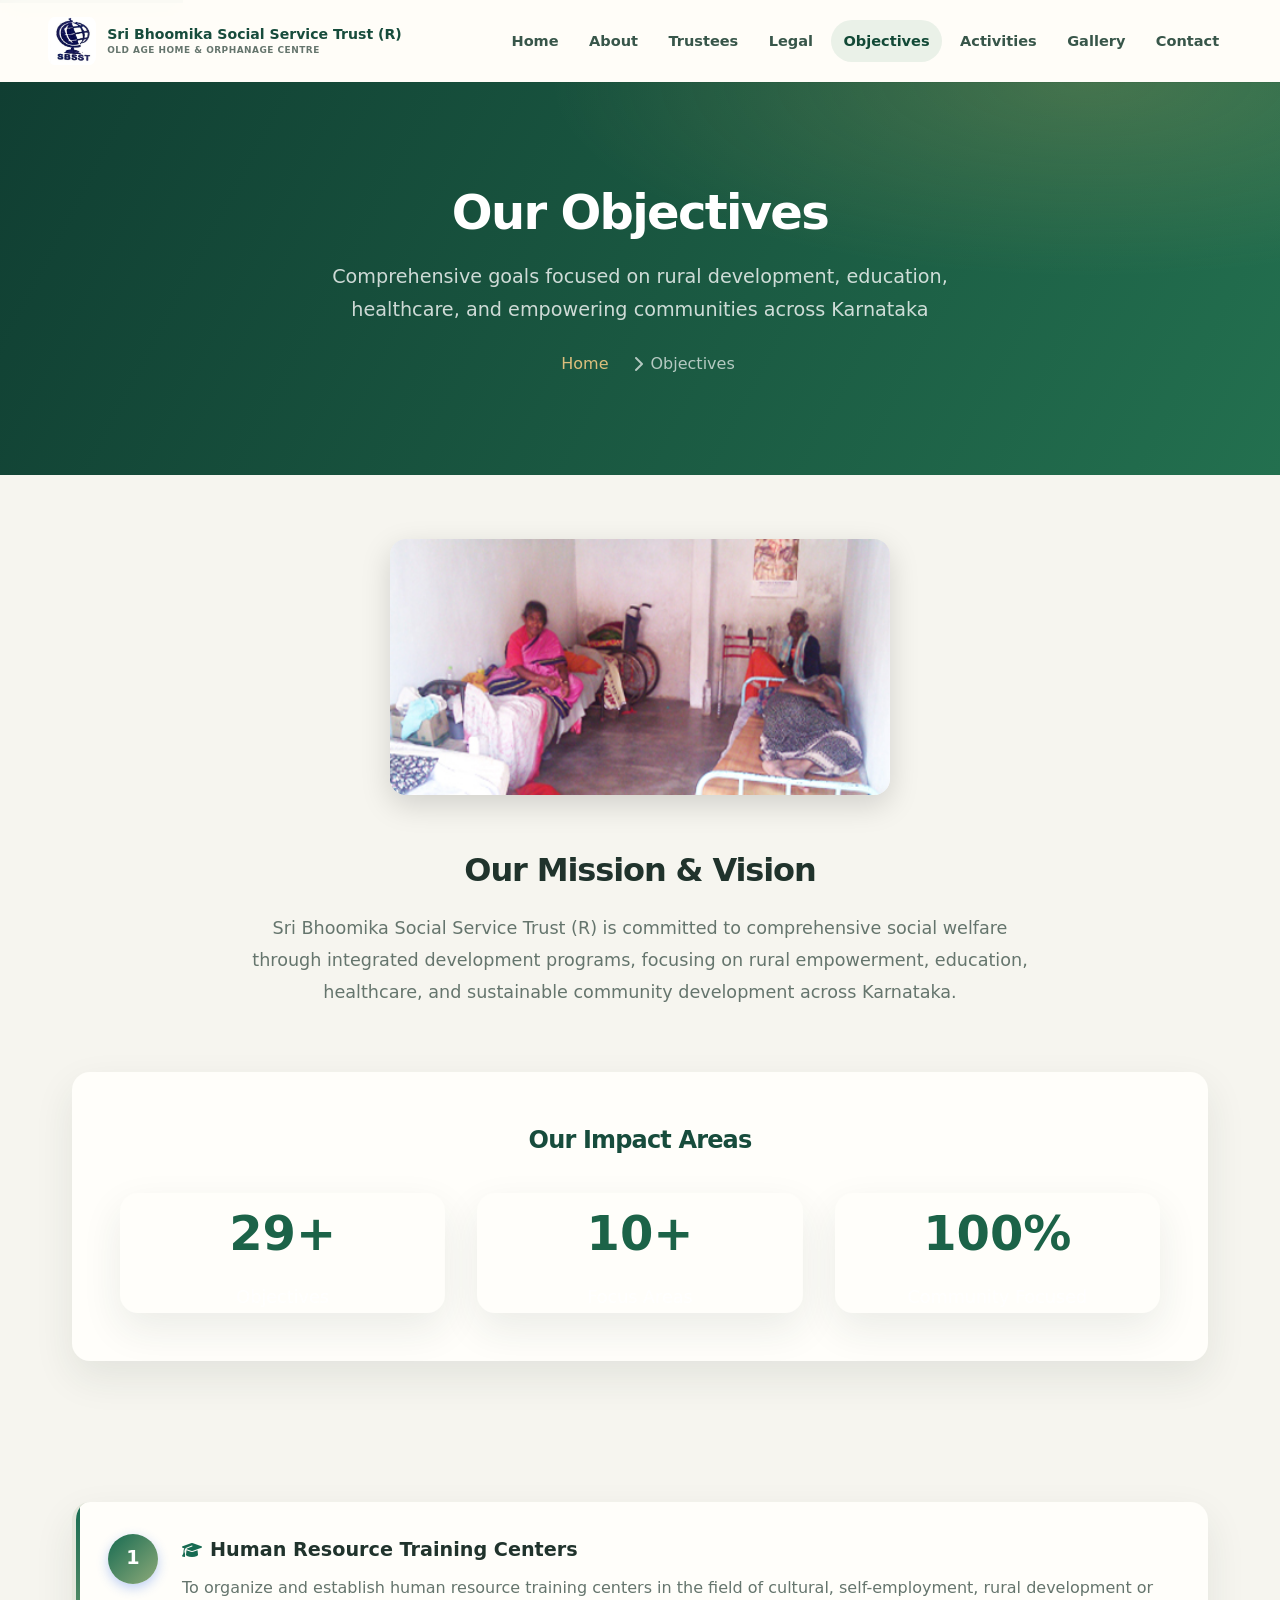
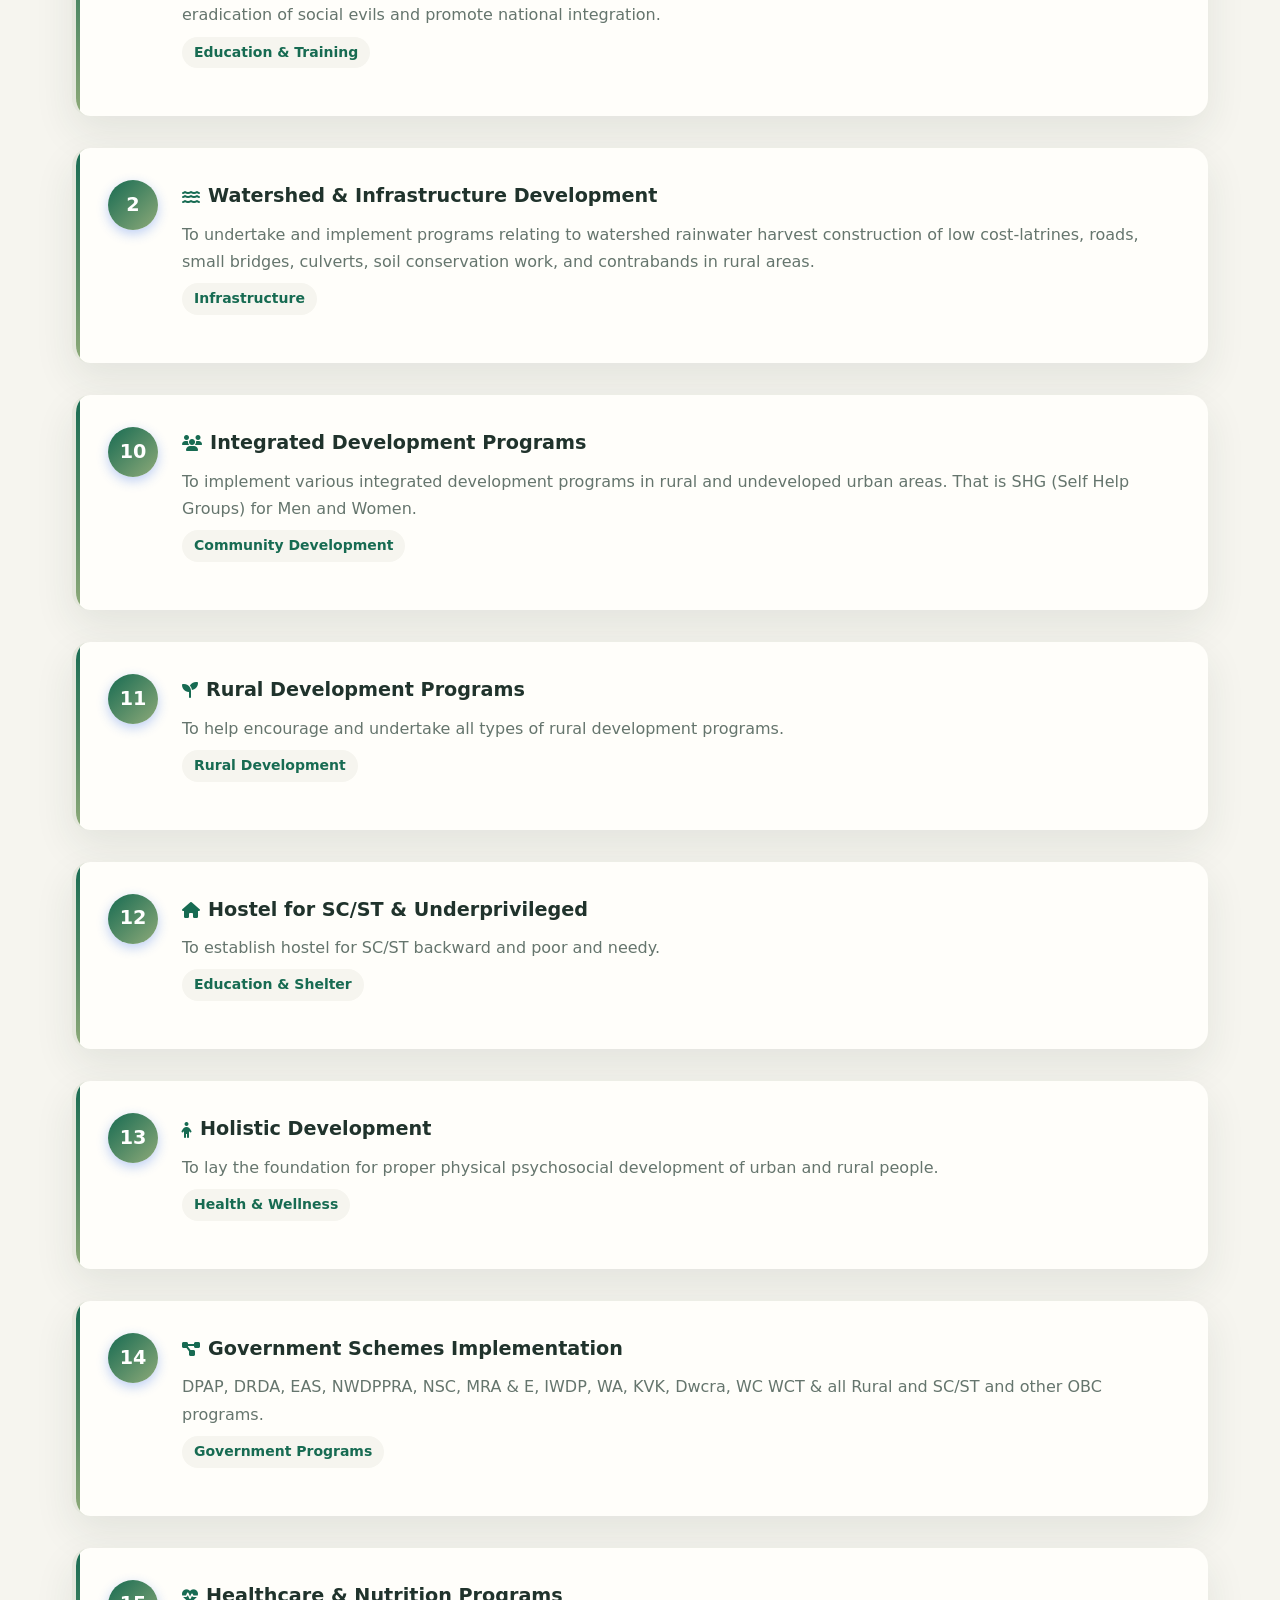
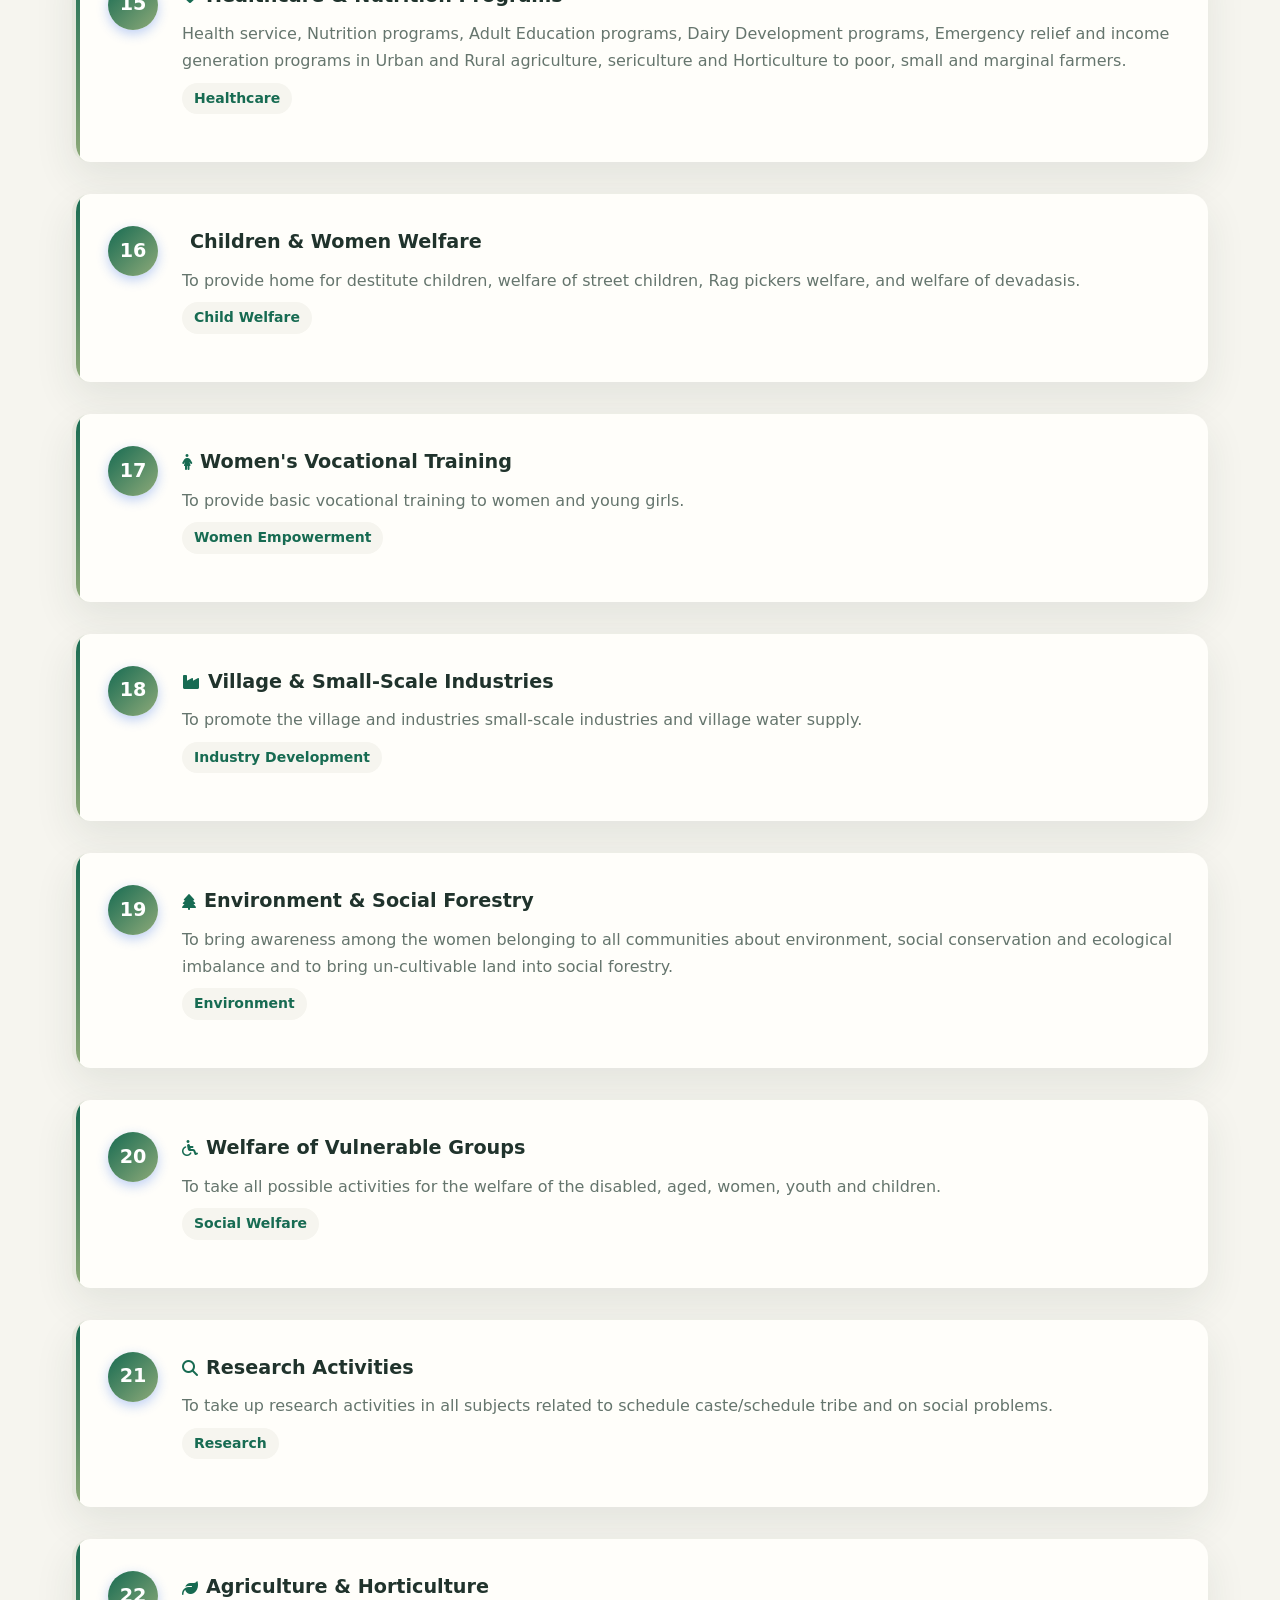
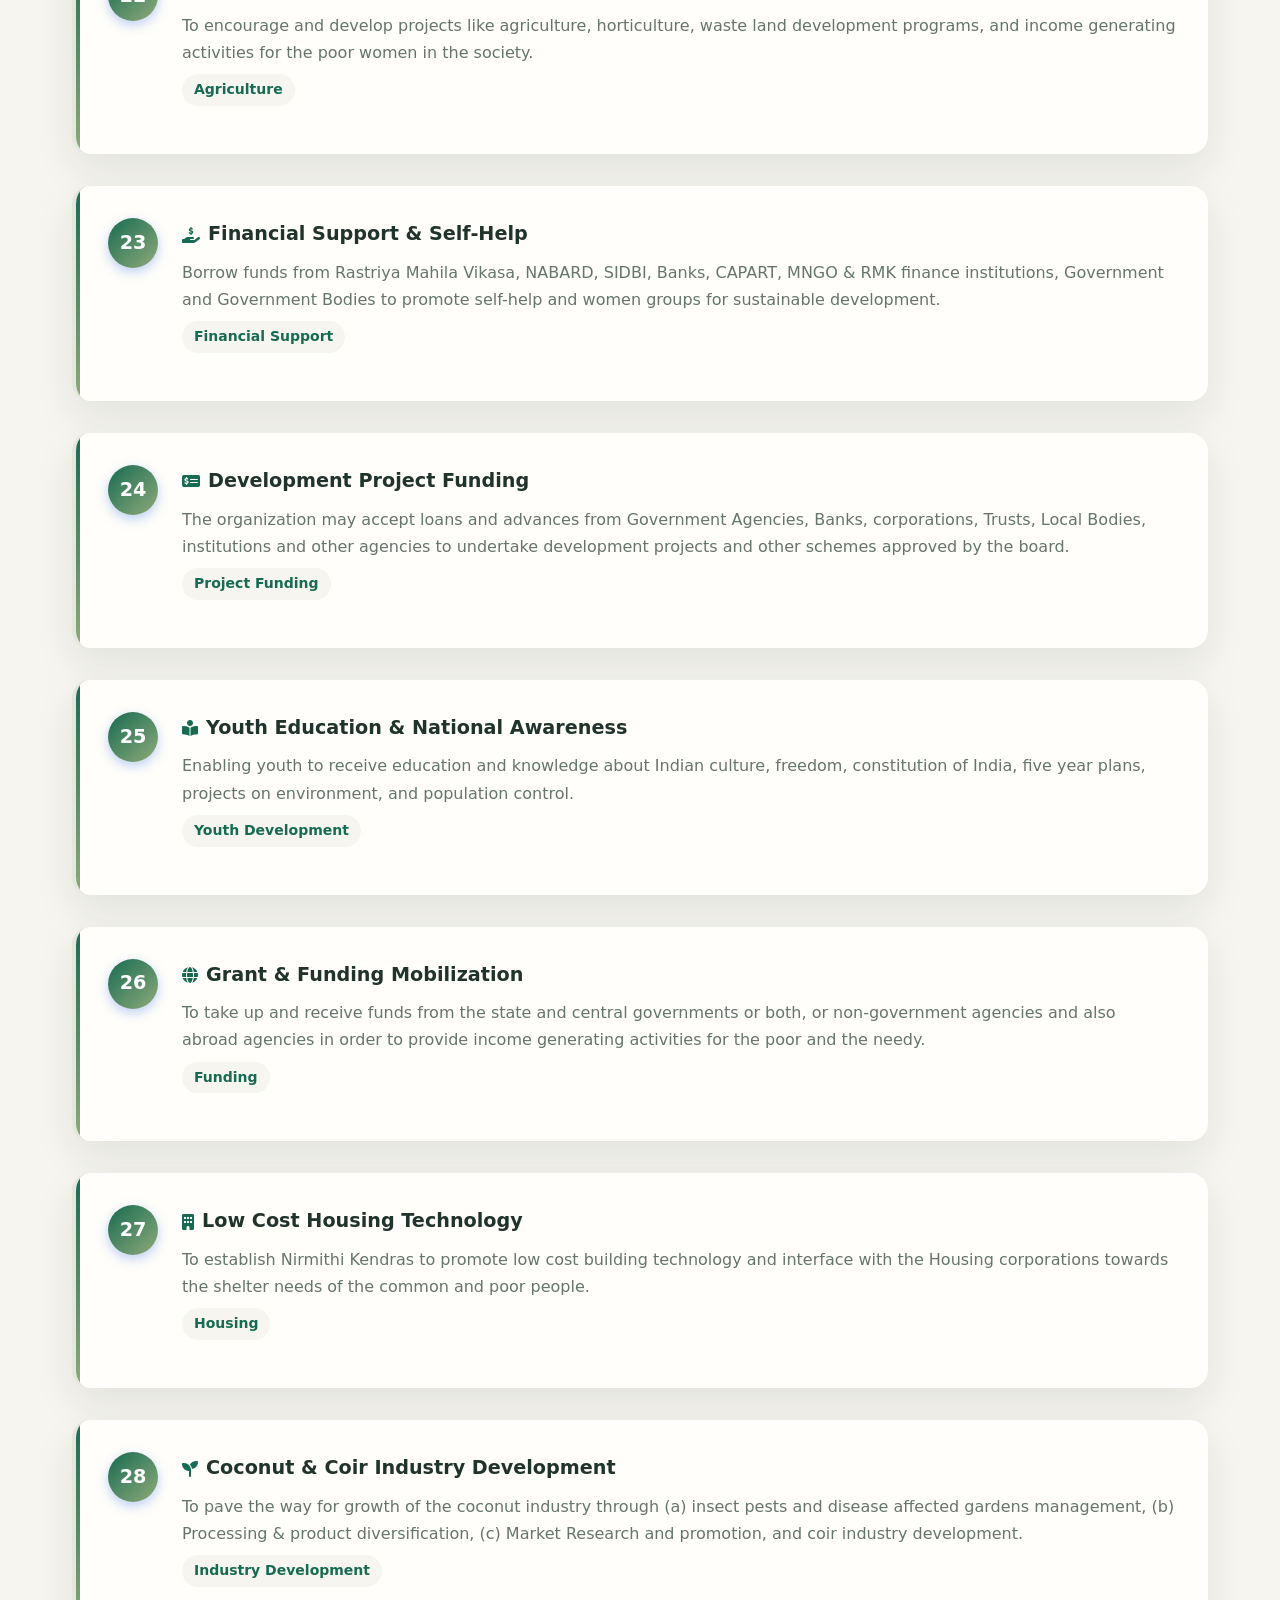
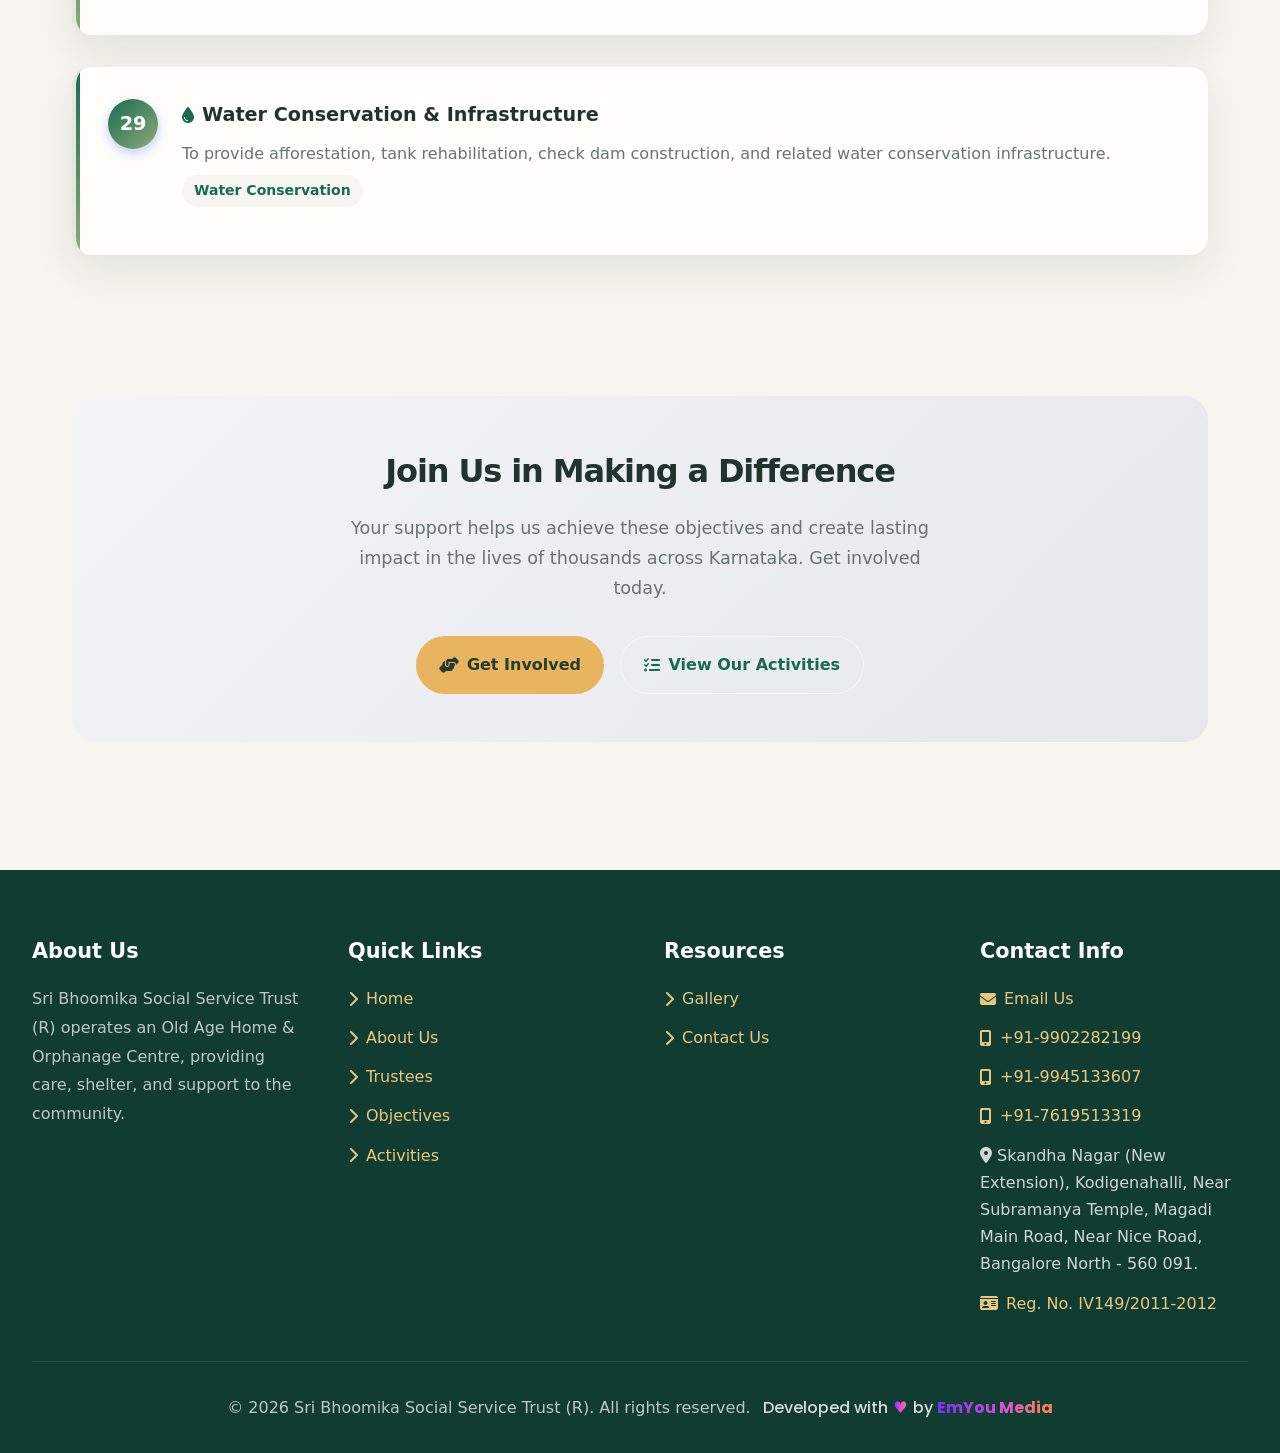
<file: objectives.html>
<!DOCTYPE html>
<html lang="en">
<head>
<!-- Basic Meta Tags -->
<meta charset="UTF-8">
<meta name="viewport" content="width=device-width, initial-scale=1.0, maximum-scale=5.0">
<meta http-equiv="X-UA-Compatible" content="IE=edge">

<!-- SEO Meta Tags -->
<title>Our Objectives - Sri Bhoomika Social Service Trust (R) | Mission & Goals</title>
<meta name="description" content="Discover the comprehensive objectives of Sri Bhoomika Social Service Trust (R). We focus on rural development, education, healthcare, women empowerment, SC/ST welfare, and senior citizen care in Karnataka.">
<meta name="keywords" content="Sri Bhoomika objectives, NGO mission, rural development Karnataka, women empowerment, SC/ST welfare, senior citizen care, vocational training, self-help groups, social welfare objectives, charitable trust goals Bangalore">
<meta name="author" content="Sri Bhoomika Social Service Trust (R)">
<meta name="robots" content="index, follow">
<meta name="googlebot" content="index, follow">

<!-- Open Graph Meta Tags for Social Media -->
<meta property="og:title" content="Our Objectives - Sri Bhoomika Social Service Trust (R)">
<meta property="og:description" content="Comprehensive social welfare objectives focused on rural development, education, healthcare, and community empowerment in Karnataka.">
<meta property="og:type" content="website">
<meta property="og:url" content="https://sbsst.org/objectives">
<meta property="og:image" content="https://sbsst.org/images/objectives-banner.jpg">
<meta property="og:site_name" content="Sri Bhoomika Social Service Trust (R)">

<!-- Twitter Card Meta Tags -->
<meta name="twitter:card" content="summary_large_image">
<meta name="twitter:title" content="Our Objectives - Sri Bhoomika Social Service Trust (R)">
<meta name="twitter:description" content="Our mission encompasses rural development, education, healthcare, and comprehensive social welfare programs.">
<meta name="twitter:image" content="https://sbsst.org/images/objectives-banner.jpg">

<!-- Canonical URL -->
<link rel="canonical" href="https://sbsst.org/objectives">

<!-- Mobile Optimization -->
<meta name="theme-color" content="#2563eb">
<meta name="mobile-web-app-capable" content="yes">
<meta name="apple-mobile-web-app-capable" content="yes">
<meta name="apple-mobile-web-app-status-bar-style" content="default">
<meta name="apple-mobile-web-app-title" content="SBSST Objectives">

<!-- Structured Data (JSON-LD) for SEO -->
<script type="application/ld+json">
{
  "@context": "https://schema.org",
  "@type": "NGO",
  "name": "Sri Bhoomika Social Service Trust (R)",
  "url": "https://sbsst.org",
  "logo": "https://sbsst.org/images/sbsst-logo.jpg",
  "description": "Providing care, shelter, and support for senior citizens and rural development",
  "address": {
    "@type": "PostalAddress",
    "streetAddress": "Skandha Nagar (New Extension), Kodigenahalli, Near Subramanya Temple, Magadi Main Road, Near Nice Road",
    "addressLocality": "Bangalore North",
    "addressRegion": "Karnataka",
    "postalCode": "560091",
    "addressCountry": "IN"
  },
  "areaServed": "Karnataka, India",
  "mission": "Comprehensive rural development, education, healthcare, women empowerment, and social welfare"
}
</script>

<!-- Preconnect for Performance -->
<link rel="preconnect" href="https://cdnjs.cloudflare.com">
<link rel="dns-prefetch" href="https://cdnjs.cloudflare.com">

<!-- Font Awesome -->
<link rel="stylesheet" href="https://cdnjs.cloudflare.com/ajax/libs/font-awesome/6.4.0/css/all.min.css">

<style>
* {
  margin: 0;
  padding: 0;
  box-sizing: border-box;
}

:root {
  --primary: #2563eb;
  --primary-dark: #1e40af;
  --secondary: #06b6d4;
  --accent: #f59e0b;
  --success: #10b981;
  --text: #1f2937;
  --text-light: #6b7280;
  --bg: #ffffff;
  --bg-light: #f9fafb;
  --border: #e5e7eb;
}

body {
  font-family: 'Inter', -apple-system, BlinkMacSystemFont, 'Segoe UI', Roboto, 'Helvetica Neue', Arial, sans-serif;
  line-height: 1.6;
  color: var(--text);
  background: var(--bg-light);
  -webkit-font-smoothing: antialiased;
  -moz-osx-font-smoothing: grayscale;
}

/* Header Styles */
header {
  background: linear-gradient(135deg, var(--primary) 0%, var(--primary-dark) 100%);
  box-shadow: 0 4px 6px -1px rgba(0,0,0,0.1);
  position: sticky;
  top: 0;
  z-index: 1000;
}

.header-container {
  max-width: 1280px;
  margin: 0 auto;
  padding: 1rem 2rem;
  display: flex;
  justify-content: space-between;
  align-items: center;
}

.logo {
  display: flex;
  align-items: center;
  gap: 0.75rem;
  color: white;
  font-size: 1.5rem;
  font-weight: 700;
  text-decoration: none;
}

.logo i {
  font-size: 2rem;
}

nav {
  display: flex;
  gap: 2rem;
}

nav a {
  color: white;
  text-decoration: none;
  font-weight: 500;
  padding: 0.5rem 1rem;
  border-radius: 0.5rem;
  transition: all 0.3s ease;
}

nav a:hover, nav a.active {
  background: rgba(255,255,255,0.2);
  transform: translateY(-2px);
}

.mobile-menu-btn {
  display: none;
  background: none;
  border: none;
  color: white;
  font-size: 1.5rem;
  cursor: pointer;
}

/* Page Header */
.page-header {
  background: linear-gradient(135deg, rgba(37,99,235,0.95) 0%, rgba(30,64,175,0.95) 100%), url('data:image/svg+xml,<svg xmlns="http://www.w3.org/2000/svg" viewBox="0 0 1200 300"><rect fill="%232563eb" width="1200" height="300"/><path fill="%231e40af" opacity="0.3" d="M0,150 Q300,100 600,150 T1200,150 L1200,300 L0,300 Z"/></svg>');
  background-size: cover;
  background-position: center;
  color: white;
  padding: 4rem 2rem;
  text-align: center;
}

.page-header h1 {
  font-size: 3rem;
  font-weight: 800;
  margin-bottom: 0.5rem;
}

.page-header p {
  font-size: 1.2rem;
  opacity: 0.95;
  max-width: 700px;
  margin: 0 auto;
}

.breadcrumb {
  display: flex;
  gap: 0.5rem;
  justify-content: center;
  align-items: center;
  font-size: 1rem;
  opacity: 0.9;
  margin-top: 1rem;
}

.breadcrumb a {
  color: white;
  text-decoration: none;
}

.breadcrumb a:hover {
  text-decoration: underline;
}

/* Main Content */
main {
  max-width: 1280px;
  margin: 0 auto;
  padding: 4rem 2rem;
}

.content-wrapper {
  display: grid;
  grid-template-columns: 1fr;
  gap: 3rem;
}

/* Featured Image */
.featured-image {
  width: 100%;
  max-width: 500px;
  margin: 0 auto 3rem;
  border-radius: 1rem;
  overflow: hidden;
  box-shadow: 0 10px 30px rgba(0,0,0,0.15);
}

.featured-image img {
  width: 100%;
  height: auto;
  display: block;
}

/* Section Intro */
.section-intro {
  text-align: center;
  max-width: 800px;
  margin: 0 auto 3rem;
}

.section-intro h2 {
  font-size: 2rem;
  color: var(--text);
  margin-bottom: 1rem;
}

.section-intro p {
  font-size: 1.1rem;
  color: var(--text-light);
  line-height: 1.8;
}

/* Objectives Grid */
.objectives-container {
  display: grid;
  gap: 2rem;
}

.objective-card {
  background: white;
  border-radius: 1rem;
  padding: 2rem;
  box-shadow: 0 4px 12px rgba(0,0,0,0.08);
  transition: all 0.3s ease;
  border-left: 4px solid var(--primary);
  position: relative;
  overflow: hidden;
}

.objective-card::before {
  content: '';
  position: absolute;
  top: 0;
  left: 0;
  width: 4px;
  height: 100%;
  background: linear-gradient(180deg, var(--primary), var(--secondary));
  transition: width 0.3s ease;
}

.objective-card:hover {
  transform: translateX(8px);
  box-shadow: 0 8px 24px rgba(0,0,0,0.12);
}

.objective-card:hover::before {
  width: 8px;
}

.objective-header {
  display: flex;
  align-items: flex-start;
  gap: 1.5rem;
  margin-bottom: 1rem;
}

.objective-number {
  flex-shrink: 0;
  width: 50px;
  height: 50px;
  background: linear-gradient(135deg, var(--primary), var(--secondary));
  color: white;
  border-radius: 50%;
  display: flex;
  align-items: center;
  justify-content: center;
  font-weight: 700;
  font-size: 1.2rem;
  box-shadow: 0 4px 12px rgba(37,99,235,0.3);
}

.objective-content {
  flex: 1;
}

.objective-content h3 {
  color: var(--text);
  font-size: 1.2rem;
  margin-bottom: 0.5rem;
  display: flex;
  align-items: center;
  gap: 0.5rem;
}

.objective-content h3 i {
  color: var(--primary);
  font-size: 1rem;
}

.objective-content p {
  color: var(--text-light);
  line-height: 1.7;
}

/* Category Tags */
.category-tag {
  display: inline-block;
  padding: 0.25rem 0.75rem;
  background: var(--bg-light);
  color: var(--primary);
  border-radius: 1rem;
  font-size: 0.875rem;
  font-weight: 600;
  margin-top: 0.5rem;
}

/* Stats Section */
.stats-section {
  background: linear-gradient(135deg, var(--primary) 0%, var(--primary-dark) 100%);
  color: white;
  border-radius: 1.5rem;
  padding: 3rem;
  margin: 4rem 0;
  box-shadow: 0 20px 40px rgba(37,99,235,0.2);
}

.stats-grid {
  display: grid;
  grid-template-columns: repeat(auto-fit, minmax(200px, 1fr));
  gap: 2rem;
  margin-top: 2rem;
}

.stat-item {
  text-align: center;
}

.stat-number {
  font-size: 3rem;
  font-weight: 800;
  margin-bottom: 0.5rem;
}

.stat-label {
  font-size: 1.1rem;
  opacity: 0.9;
}

/* CTA Section */
.cta-section {
  background: linear-gradient(135deg, #f3f4f6 0%, #e5e7eb 100%);
  border-radius: 1.5rem;
  padding: 3rem;
  text-align: center;
  margin-top: 4rem;
}

.cta-section h2 {
  font-size: 2rem;
  color: var(--text);
  margin-bottom: 1rem;
}

.cta-section p {
  font-size: 1.1rem;
  color: var(--text-light);
  margin-bottom: 2rem;
  max-width: 600px;
  margin-left: auto;
  margin-right: auto;
}

.cta-buttons {
  display: flex;
  gap: 1rem;
  justify-content: center;
  flex-wrap: wrap;
}

.btn {
  padding: 0.875rem 2rem;
  border-radius: 0.5rem;
  font-weight: 600;
  text-decoration: none;
  transition: all 0.3s ease;
  display: inline-flex;
  align-items: center;
  gap: 0.5rem;
}

.btn-primary {
  background: var(--primary);
  color: white;
}

.btn-primary:hover {
  background: var(--primary-dark);
  transform: translateY(-2px);
  box-shadow: 0 10px 25px rgba(37,99,235,0.3);
}

.btn-secondary {
  background: white;
  color: var(--primary);
  border: 2px solid var(--primary);
}

.btn-secondary:hover {
  background: var(--primary);
  color: white;
}

/* Footer */
footer {
  background: linear-gradient(135deg, #1f2937 0%, #111827 100%);
  color: white;
  padding: 4rem 2rem 2rem;
  margin-top: 4rem;
}

.footer-content {
  max-width: 1280px;
  margin: 0 auto;
  display: grid;
  grid-template-columns: repeat(auto-fit, minmax(250px, 1fr));
  gap: 3rem;
  margin-bottom: 2rem;
}

.footer-section h3 {
  font-size: 1.3rem;
  margin-bottom: 1rem;
  color: var(--accent);
}

.footer-section p {
  color: #d1d5db;
  line-height: 1.8;
}

.footer-links {
  list-style: none;
}

.footer-links li {
  margin-bottom: 0.75rem;
}

.footer-links a {
  color: #d1d5db;
  text-decoration: none;
  transition: all 0.3s ease;
  display: flex;
  align-items: center;
  gap: 0.5rem;
}

.footer-links a:hover {
  color: var(--accent);
  transform: translateX(4px);
}

.social-links {
  display: flex;
  gap: 1rem;
  margin-top: 1rem;
}

.social-links a {
  width: 40px;
  height: 40px;
  border-radius: 50%;
  background: rgba(255,255,255,0.1);
  display: flex;
  align-items: center;
  justify-content: center;
  color: white;
  transition: all 0.3s ease;
}

.social-links a:hover {
  background: var(--accent);
  transform: translateY(-4px);
}

.footer-bottom {
  max-width: 1280px;
  margin: 0 auto;
  padding-top: 2rem;
  border-top: 1px solid rgba(255,255,255,0.1);
  text-align: center;
  color: #9ca3af;
}

.footer-bottom a {
  color: var(--accent);
  text-decoration: none;
}

/* Mobile Responsive */
@media (max-width: 768px) {
  .header-container {
    padding: 1rem;
  }

  nav {
    position: fixed;
    top: 70px;
    left: -100%;
    width: 100%;
    background: var(--primary-dark);
    flex-direction: column;
    padding: 2rem;
    transition: left 0.3s ease;
    box-shadow: 0 4px 6px rgba(0,0,0,0.1);
  }

  nav.active {
    left: 0;
  }

  .mobile-menu-btn {
    display: block;
  }

  .page-header h1 {
    font-size: 2rem;
  }

  .page-header p {
    font-size: 1rem;
  }

  .objective-header {
    flex-direction: column;
    align-items: center;
    text-align: center;
  }

  .stats-grid {
    grid-template-columns: 1fr;
    gap: 1.5rem;
  }

  .stat-number {
    font-size: 2.5rem;
  }

  .cta-buttons {
    flex-direction: column;
  }

  .btn {
    width: 100%;
    justify-content: center;
  }
}

@media (max-width: 480px) {
  .page-header {
    padding: 3rem 1rem;
  }

  main {
    padding: 2rem 1rem;
  }

  .objective-card {
    padding: 1.5rem;
  }

  .stats-section {
    padding: 2rem 1.5rem;
  }
}

/* Accessibility */
:focus {
  outline: 2px solid var(--primary);
  outline-offset: 2px;
}

.skip-link {
  position: absolute;
  top: -40px;
  left: 0;
  background: var(--primary);
  color: white;
  padding: 8px;
  text-decoration: none;
  z-index: 100;
}

.skip-link:focus {
  top: 0;
}

.sr-only {
  position: absolute;
  width: 1px;
  height: 1px;
  padding: 0;
  margin: -1px;
  overflow: hidden;
  clip: rect(0,0,0,0);
  white-space: nowrap;
  border-width: 0;
}

/* Animations */
@keyframes fadeInUp {
  from {
    opacity: 0;
    transform: translateY(30px);
  }
  to {
    opacity: 1;
    transform: translateY(0);
  }
}

.objective-card {
  animation: fadeInUp 0.6s ease-out backwards;
}

.objective-card:nth-child(1) { animation-delay: 0.1s; }
.objective-card:nth-child(2) { animation-delay: 0.15s; }
.objective-card:nth-child(3) { animation-delay: 0.2s; }
.objective-card:nth-child(4) { animation-delay: 0.25s; }
.objective-card:nth-child(5) { animation-delay: 0.3s; }
</style>
<link rel="stylesheet" href="site-refresh.css">
</head>
<body>

<a href="#main-content" class="skip-link">Skip to main content</a>

<header role="banner">
  <div class="header-container">
    <a href="index.html" class="logo" aria-label="Sri Bhoomika Social Service Trust (R) Home">
      <img src="images/sbsst-logo.jpg" class="brand-mark" alt="">
      <span class="logo-copy"><span class="brand-title">Sri Bhoomika Social Service Trust (R)</span><span class="brand-tagline">Old Age Home &amp; Orphanage Centre</span></span>
    </a>
    <nav id="mainNav" role="navigation" aria-label="Main navigation">
      <a href="index.html">Home</a>
      <a href="about-us.html">About</a>
      <a href="trustees.html">Trustees</a>
      <a href="legal.html">Legal</a>
      <a href="objectives.html" class="active" aria-current="page">Objectives</a>
      <a href="activities.html">Activities</a>
      <a href="gallery.html">Gallery</a>
      <a href="contact-us.html">Contact</a>
    </nav>
    <button class="mobile-menu-btn" id="menuBtn" aria-label="Toggle mobile menu" aria-expanded="false">
      <i class="fas fa-bars" aria-hidden="true"></i>
    </button>
  </div>
</header>

<div class="page-header">
  <h1>Our Objectives</h1>
  <p>Comprehensive goals focused on rural development, education, healthcare, and empowering communities across Karnataka</p>
  <nav class="breadcrumb" aria-label="Breadcrumb">
    <a href="index.html">Home</a>
    <i class="fas fa-chevron-right" aria-hidden="true"></i>
    <span aria-current="page">Objectives</span>
  </nav>
</div>

<main id="main-content" role="main">
  <div class="featured-image">
    <img src="images/image_04.jpg" alt="Sri Bhoomika Social Service Trust (R) Community Development" width="430" height="180" loading="eager">
  </div>

  <div class="section-intro">
    <h2>Our Mission & Vision</h2>
    <p>Sri Bhoomika Social Service Trust (R) is committed to comprehensive social welfare through integrated development programs, focusing on rural empowerment, education, healthcare, and sustainable community development across Karnataka.</p>
  </div>

  <div class="stats-section">
    <h2 style="text-align: center; margin-bottom: 0.5rem;">Our Impact Areas</h2>
    <div class="stats-grid">
      <div class="stat-item">
        <div class="stat-number">29+</div>
        <div class="stat-label">Objectives</div>
      </div>
      <div class="stat-item">
        <div class="stat-number">10+</div>
        <div class="stat-label">Focus Areas</div>
      </div>
      <div class="stat-item">
        <div class="stat-number">100%</div>
        <div class="stat-label">Community Focused</div>
      </div>
    </div>
  </div>

  <section aria-labelledby="objectives-title">
    <h2 id="objectives-title" class="sr-only">Detailed Objectives</h2>
    <div class="objectives-container">
      
      <article class="objective-card">
        <div class="objective-header">
          <div class="objective-number">1</div>
          <div class="objective-content">
            <h3><i class="fas fa-graduation-cap"></i> Human Resource Training Centers</h3>
            <p>To organize and establish human resource training centers in the field of cultural, self-employment, rural development or eradication of social evils and promote national integration.</p>
            <span class="category-tag">Education & Training</span>
          </div>
        </div>
      </article>

      <article class="objective-card">
        <div class="objective-header">
          <div class="objective-number">2</div>
          <div class="objective-content">
            <h3><i class="fas fa-water"></i> Watershed & Infrastructure Development</h3>
            <p>To undertake and implement programs relating to watershed rainwater harvest construction of low cost-latrines, roads, small bridges, culverts, soil conservation work, and contrabands in rural areas.</p>
            <span class="category-tag">Infrastructure</span>
          </div>
        </div>
      </article>

      <article class="objective-card">
        <div class="objective-header">
          <div class="objective-number">10</div>
          <div class="objective-content">
            <h3><i class="fas fa-users"></i> Integrated Development Programs</h3>
            <p>To implement various integrated development programs in rural and undeveloped urban areas. That is SHG (Self Help Groups) for Men and Women.</p>
            <span class="category-tag">Community Development</span>
          </div>
        </div>
      </article>

      <article class="objective-card">
        <div class="objective-header">
          <div class="objective-number">11</div>
          <div class="objective-content">
            <h3><i class="fas fa-seedling"></i> Rural Development Programs</h3>
            <p>To help encourage and undertake all types of rural development programs.</p>
            <span class="category-tag">Rural Development</span>
          </div>
        </div>
      </article>

      <article class="objective-card">
        <div class="objective-header">
          <div class="objective-number">12</div>
          <div class="objective-content">
            <h3><i class="fas fa-home"></i> Hostel for SC/ST & Underprivileged</h3>
            <p>To establish hostel for SC/ST backward and poor and needy.</p>
            <span class="category-tag">Education & Shelter</span>
          </div>
        </div>
      </article>

      <article class="objective-card">
        <div class="objective-header">
          <div class="objective-number">13</div>
          <div class="objective-content">
            <h3><i class="fas fa-child"></i> Holistic Development</h3>
            <p>To lay the foundation for proper physical psychosocial development of urban and rural people.</p>
            <span class="category-tag">Health & Wellness</span>
          </div>
        </div>
      </article>

      <article class="objective-card">
        <div class="objective-header">
          <div class="objective-number">14</div>
          <div class="objective-content">
            <h3><i class="fas fa-project-diagram"></i> Government Schemes Implementation</h3>
            <p>DPAP, DRDA, EAS, NWDPPRA, NSC, MRA & E, IWDP, WA, KVK, Dwcra, WC WCT & all Rural and SC/ST and other OBC programs.</p>
            <span class="category-tag">Government Programs</span>
          </div>
        </div>
      </article>

      <article class="objective-card">
        <div class="objective-header">
          <div class="objective-number">15</div>
          <div class="objective-content">
            <h3><i class="fas fa-heartbeat"></i> Healthcare & Nutrition Programs</h3>
            <p>Health service, Nutrition programs, Adult Education programs, Dairy Development programs, Emergency relief and income generation programs in Urban and Rural agriculture, sericulture and Horticulture to poor, small and marginal farmers.</p>
            <span class="category-tag">Healthcare</span>
          </div>
        </div>
      </article>

      <article class="objective-card">
        <div class="objective-header">
          <div class="objective-number">16</div>
          <div class="objective-content">
            <h3><i class="fas fa-hands-heart"></i> Children & Women Welfare</h3>
            <p>To provide home for destitute children, welfare of street children, Rag pickers welfare, and welfare of devadasis.</p>
            <span class="category-tag">Child Welfare</span>
          </div>
        </div>
      </article>

      <article class="objective-card">
        <div class="objective-header">
          <div class="objective-number">17</div>
          <div class="objective-content">
            <h3><i class="fas fa-female"></i> Women's Vocational Training</h3>
            <p>To provide basic vocational training to women and young girls.</p>
            <span class="category-tag">Women Empowerment</span>
          </div>
        </div>
      </article>

      <article class="objective-card">
        <div class="objective-header">
          <div class="objective-number">18</div>
          <div class="objective-content">
            <h3><i class="fas fa-industry"></i> Village & Small-Scale Industries</h3>
            <p>To promote the village and industries small-scale industries and village water supply.</p>
            <span class="category-tag">Industry Development</span>
          </div>
        </div>
      </article>

      <article class="objective-card">
        <div class="objective-header">
          <div class="objective-number">19</div>
          <div class="objective-content">
            <h3><i class="fas fa-tree"></i> Environment & Social Forestry</h3>
            <p>To bring awareness among the women belonging to all communities about environment, social conservation and ecological imbalance and to bring un-cultivable land into social forestry.</p>
            <span class="category-tag">Environment</span>
          </div>
        </div>
      </article>

      <article class="objective-card">
        <div class="objective-header">
          <div class="objective-number">20</div>
          <div class="objective-content">
            <h3><i class="fas fa-wheelchair"></i> Welfare of Vulnerable Groups</h3>
            <p>To take all possible activities for the welfare of the disabled, aged, women, youth and children.</p>
            <span class="category-tag">Social Welfare</span>
          </div>
        </div>
      </article>

      <article class="objective-card">
        <div class="objective-header">
          <div class="objective-number">21</div>
          <div class="objective-content">
            <h3><i class="fas fa-search"></i> Research Activities</h3>
            <p>To take up research activities in all subjects related to schedule caste/schedule tribe and on social problems.</p>
            <span class="category-tag">Research</span>
          </div>
        </div>
      </article>

      <article class="objective-card">
        <div class="objective-header">
          <div class="objective-number">22</div>
          <div class="objective-content">
            <h3><i class="fas fa-leaf"></i> Agriculture & Horticulture </h3>
            <p>To encourage and develop projects like agriculture, horticulture, waste land development programs, and income generating activities for the poor women in the society.</p>
            <span class="category-tag">Agriculture</span>
          </div>
        </div>
      </article>

      <article class="objective-card">
        <div class="objective-header">
          <div class="objective-number">23</div>
          <div class="objective-content">
            <h3><i class="fas fa-hand-holding-usd"></i> Financial Support & Self-Help</h3>
            <p>Borrow funds from Rastriya Mahila Vikasa, NABARD, SIDBI, Banks, CAPART, MNGO & RMK finance institutions, Government and Government Bodies to promote self-help and women groups for sustainable development.</p>
            <span class="category-tag">Financial Support</span>
          </div>
        </div>
      </article>

      <article class="objective-card">
        <div class="objective-header">
          <div class="objective-number">24</div>
          <div class="objective-content">
            <h3><i class="fas fa-money-check-alt"></i> Development Project Funding</h3>
            <p>The organization may accept loans and advances from Government Agencies, Banks, corporations, Trusts, Local Bodies, institutions and other agencies to undertake development projects and other schemes approved by the board.</p>
            <span class="category-tag">Project Funding</span>
          </div>
        </div>
      </article>

      <article class="objective-card">
        <div class="objective-header">
          <div class="objective-number">25</div>
          <div class="objective-content">
            <h3><i class="fas fa-book-reader"></i> Youth Education & National Awareness</h3>
            <p>Enabling youth to receive education and knowledge about Indian culture, freedom, constitution of India, five year plans, projects on environment, and population control.</p>
            <span class="category-tag">Youth Development</span>
          </div>
        </div>
      </article>

      <article class="objective-card">
        <div class="objective-header">
          <div class="objective-number">26</div>
          <div class="objective-content">
            <h3><i class="fas fa-globe"></i> Grant & Funding Mobilization</h3>
            <p>To take up and receive funds from the state and central governments or both, or non-government agencies and also abroad agencies in order to provide income generating activities for the poor and the needy.</p>
            <span class="category-tag">Funding</span>
          </div>
        </div>
      </article>

      <article class="objective-card">
        <div class="objective-header">
          <div class="objective-number">27</div>
          <div class="objective-content">
            <h3><i class="fas fa-building"></i> Low Cost Housing Technology</h3>
            <p>To establish Nirmithi Kendras to promote low cost building technology and interface with the Housing corporations towards the shelter needs of the common and poor people.</p>
            <span class="category-tag">Housing</span>
          </div>
        </div>
      </article>

      <article class="objective-card">
        <div class="objective-header">
          <div class="objective-number">28</div>
          <div class="objective-content">
            <h3><i class="fas fa-seedling"></i> Coconut & Coir Industry Development</h3>
            <p>To pave the way for growth of the coconut industry through (a) insect pests and disease affected gardens management, (b) Processing & product diversification, (c) Market Research and promotion, and coir industry development.</p>
            <span class="category-tag">Industry Development</span>
          </div>
        </div>
      </article>

      <article class="objective-card">
        <div class="objective-header">
          <div class="objective-number">29</div>
          <div class="objective-content">
            <h3><i class="fas fa-tint"></i> Water Conservation & Infrastructure</h3>
            <p>To provide afforestation, tank rehabilitation, check dam construction, and related water conservation infrastructure.</p>
            <span class="category-tag">Water Conservation</span>
          </div>
        </div>
      </article>

    </div>
  </section>

  <div class="cta-section">
    <h2>Join Us in Making a Difference</h2>
    <p>Your support helps us achieve these objectives and create lasting impact in the lives of thousands across Karnataka. Get involved today.</p>
    <div class="cta-buttons">
      <a href="contact-us.html" class="btn btn-primary">
        <i class="fas fa-hands-helping"></i>
        Get Involved
      </a>
      <a href="activities.html" class="btn btn-secondary">
        <i class="fas fa-tasks"></i>
        View Our Activities
      </a>
    </div>
  </div>
</main>

<footer>
  <div class="footer-content">
    <div class="footer-section">
      <h3>About Us</h3>
      <p>Sri Bhoomika Social Service Trust (R) operates an Old Age Home &amp; Orphanage Centre, providing care, shelter, and support to the community.</p>
    </div>
    
    <div class="footer-section">
      <h3>Quick Links</h3>
      <ul class="footer-links">
        <li><a href="index.html"><i class="fas fa-chevron-right"></i> Home</a></li>
        <li><a href="about-us.html"><i class="fas fa-chevron-right"></i> About Us</a></li>
        <li><a href="trustees.html"><i class="fas fa-chevron-right"></i> Trustees</a></li>
        <li><a href="objectives.html"><i class="fas fa-chevron-right"></i> Objectives</a></li>
        <li><a href="activities.html"><i class="fas fa-chevron-right"></i> Activities</a></li>
      </ul>
    </div>
    
    <div class="footer-section">
      <h3>Resources</h3>
      <ul class="footer-links">
        <li><a href="gallery.html"><i class="fas fa-chevron-right"></i> Gallery</a></li>
        <li><a href="contact-us.html"><i class="fas fa-chevron-right"></i> Contact Us</a></li>
        
      </ul>
    </div>
    
    <div class="footer-section">
      <h3>Contact Info</h3>
      <ul class="footer-links">
        <li><a href="mailto:sribhoomikasocialservicetrust@gmail.com"><i class="fas fa-envelope"></i> Email Us</a></li>
        <li><a href="tel:+919902282199"><i class="fas fa-mobile-alt"></i> +91-9902282199</a></li>
        <li><a href="tel:+919945133607"><i class="fas fa-mobile-alt"></i> +91-9945133607</a></li>
        <li><a href="tel:+917619513319"><i class="fas fa-mobile-alt"></i> +91-7619513319</a></li>
        <li><i class="fas fa-map-marker-alt"></i> Skandha Nagar (New Extension), Kodigenahalli, Near Subramanya Temple, Magadi Main Road, Near Nice Road, Bangalore North - 560 091.</li>
        <li><a href="legal.html"><i class="fas fa-id-card"></i> Reg. No. IV149/2011-2012</a></li>
      </ul>
    </div>
  </div>
  
  <div class="footer-bottom">
    <p>&copy; 2026 Sri Bhoomika Social Service Trust (R). All rights reserved. <span class="developer-credit">Developed with <span class="developer-heart" aria-label="care">♥</span> by <a href="https://emyoumedia.com" target="_blank" rel="noopener noreferrer">EmYou Media</a></span></p>
  </div>
</footer>


<script>
// Mobile Menu Toggle
const menuBtn = document.getElementById('menuBtn');
const mainNav = document.getElementById('mainNav');

menuBtn.addEventListener('click', () => {
  mainNav.classList.toggle('active');
  const isExpanded = mainNav.classList.contains('active');
  menuBtn.setAttribute('aria-expanded', isExpanded);
  
  const icon = menuBtn.querySelector('i');
  if (isExpanded) {
    icon.classList.remove('fa-bars');
    icon.classList.add('fa-times');
  } else {
    icon.classList.remove('fa-times');
    icon.classList.add('fa-bars');
  }
});

// Close menu when clicking outside
document.addEventListener('click', (e) => {
  if (!menuBtn.contains(e.target) && !mainNav.contains(e.target)) {
    mainNav.classList.remove('active');
    menuBtn.setAttribute('aria-expanded', 'false');
    const icon = menuBtn.querySelector('i');
    icon.classList.remove('fa-times');
    icon.classList.add('fa-bars');
  }
});

// Close menu on window resize
window.addEventListener('resize', () => {
  if (window.innerWidth > 768) {
    mainNav.classList.remove('active');
    menuBtn.setAttribute('aria-expanded', 'false');
  }
});

// Smooth scroll for anchor links
document.querySelectorAll('a[href^="#"]').forEach(anchor => {
  anchor.addEventListener('click', function (e) {
    e.preventDefault();
    const target = document.querySelector(this.getAttribute('href'));
    if (target) {
      target.scrollIntoView({
        behavior: 'smooth',
        block: 'start'
      });
    }
  });
});
</script>

</body>
</html>
</file>
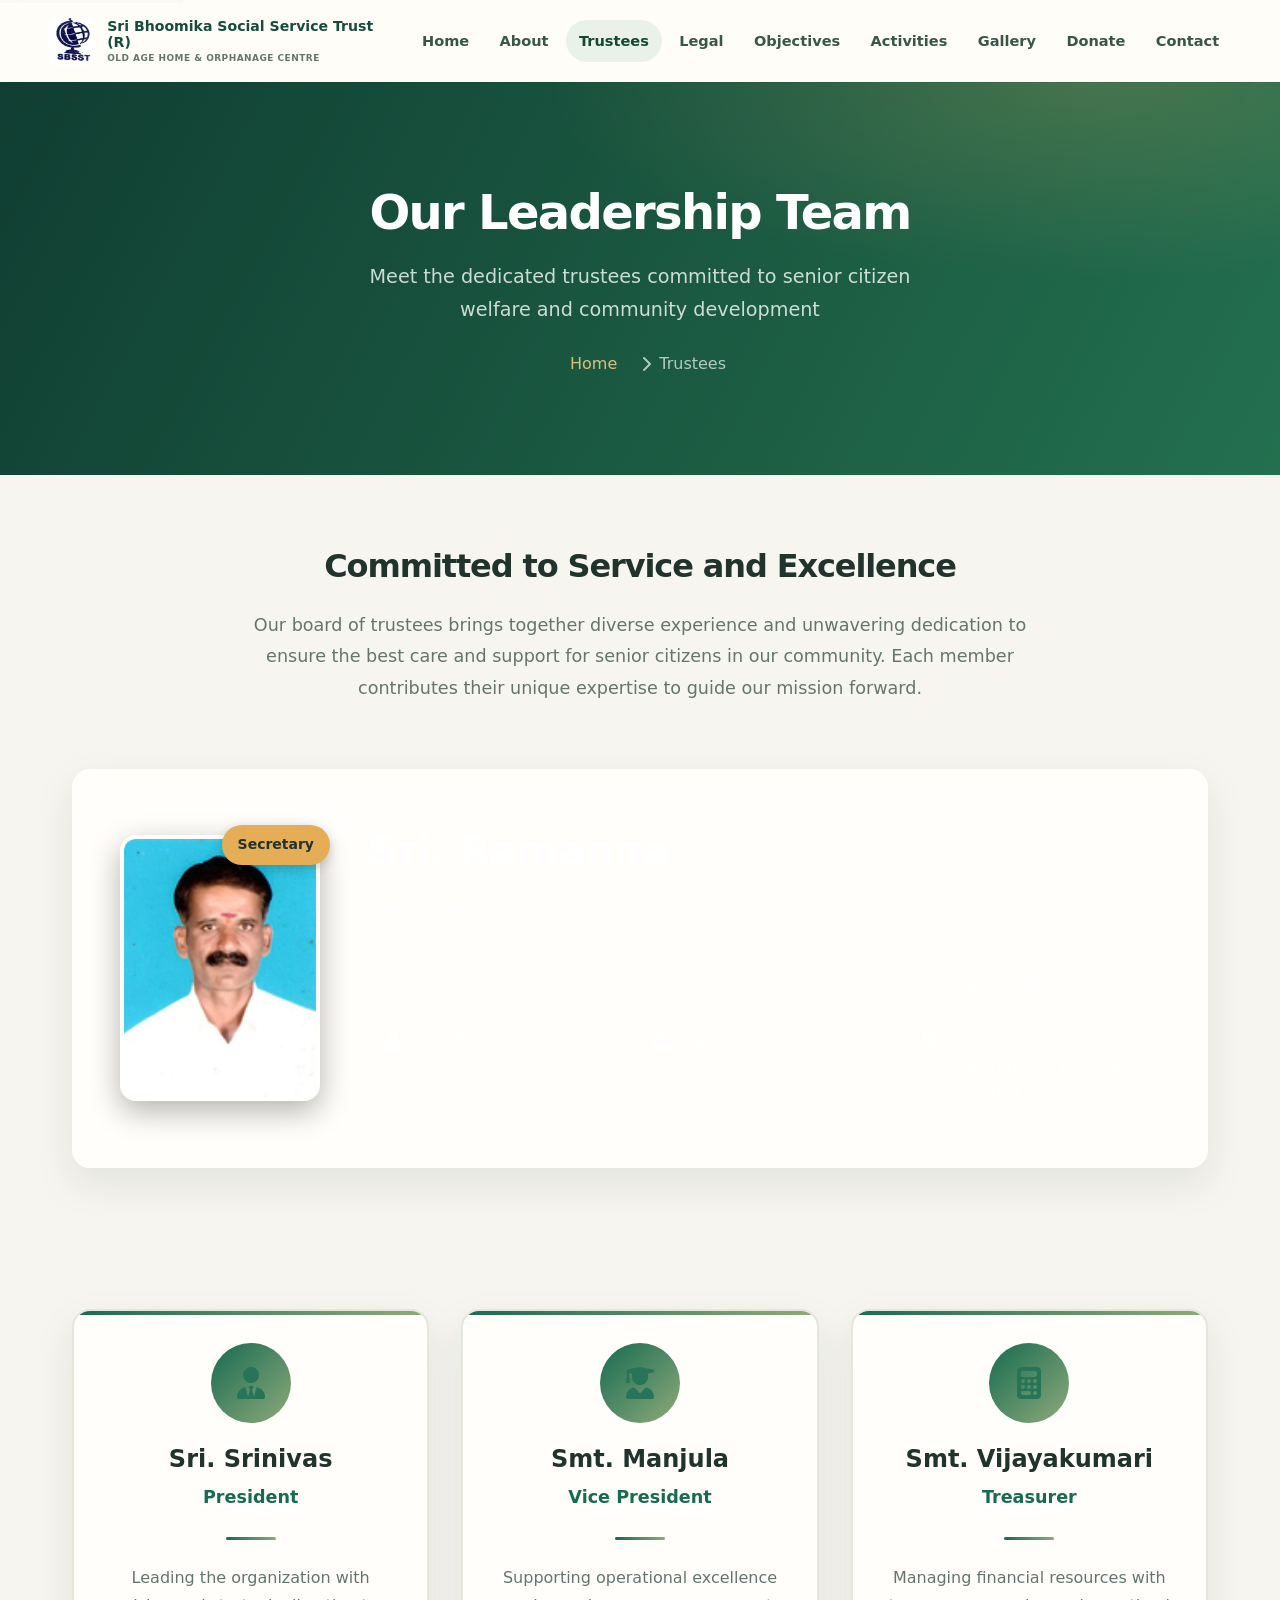
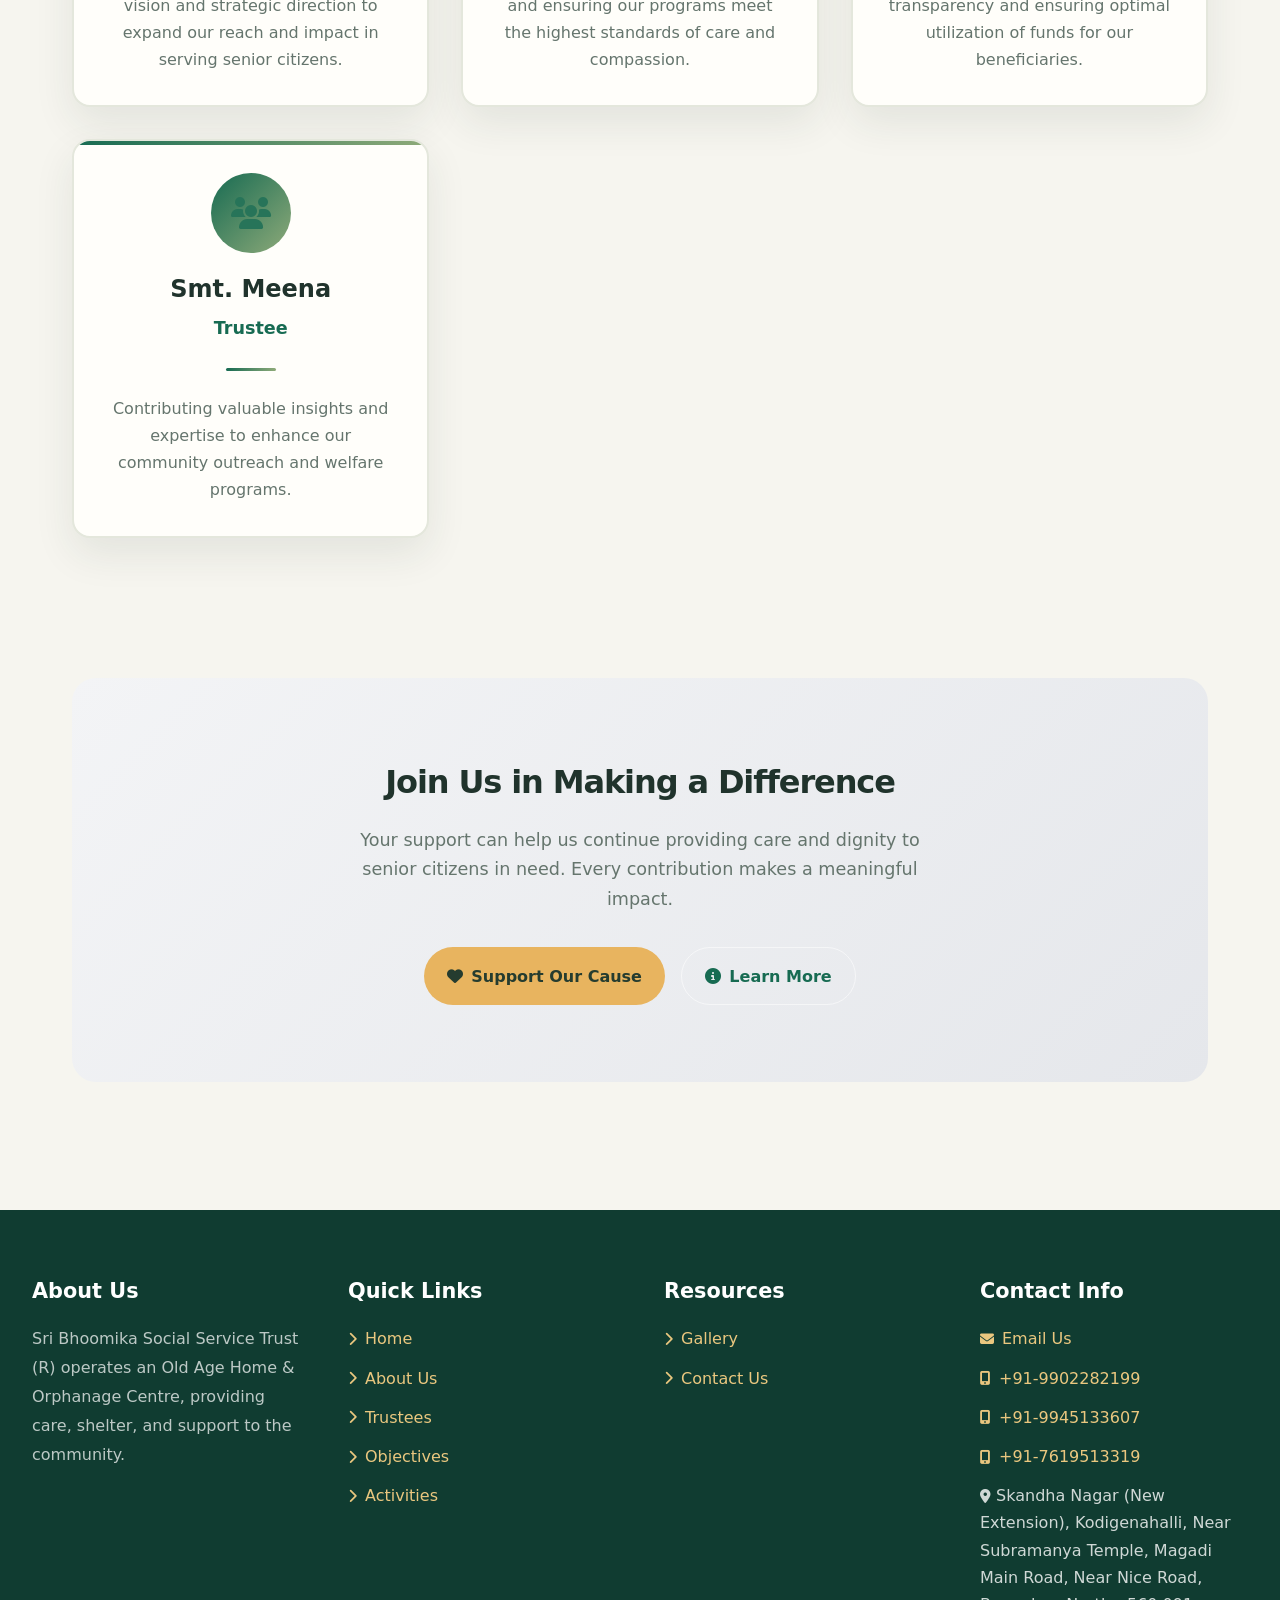
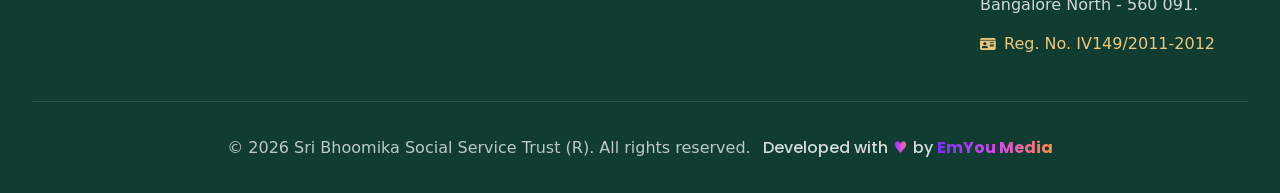
<file: trustees.html>
<!DOCTYPE html>
<html lang="en">
<head>
<!-- Basic Meta Tags -->
<meta charset="UTF-8">
<meta name="viewport" content="width=device-width, initial-scale=1.0, maximum-scale=5.0">
<meta http-equiv="X-UA-Compatible" content="IE=edge">

<!-- SEO Meta Tags -->
<title>Our Trustees - Sri Bhoomika Social Service Trust (R) | Leadership Team</title>
<meta name="description" content="Meet the dedicated trustees of Sri Bhoomika Social Service Trust (R). Our leadership team is committed to providing care and support for senior citizens in Bangalore, Karnataka.">
<meta name="keywords" content="Sri Bhoomika trustees, trust leadership, social service trust Bangalore, NGO trustees, senior citizen care trustees, charitable trust management, Ramanna secretary, social welfare trustees Karnataka">
<meta name="author" content="Sri Bhoomika Social Service Trust (R)">
<meta name="robots" content="index, follow">
<meta name="googlebot" content="index, follow">

<!-- Open Graph Meta Tags for Social Media -->
<meta property="og:title" content="Our Trustees - Sri Bhoomika Social Service Trust (R)">
<meta property="og:description" content="Meet the dedicated leadership team committed to senior citizen welfare and community service in Bangalore.">
<meta property="og:type" content="website">
<meta property="og:url" content="https://sbsst.org/trustees">
<meta property="og:image" content="https://sbsst.org/images/trustees-banner.jpg">
<meta property="og:site_name" content="Sri Bhoomika Social Service Trust (R)">

<!-- Twitter Card Meta Tags -->
<meta name="twitter:card" content="summary_large_image">
<meta name="twitter:title" content="Our Trustees - Sri Bhoomika Social Service Trust (R)">
<meta name="twitter:description" content="Meet our dedicated trustees working towards senior citizen welfare and community development.">
<meta name="twitter:image" content="https://sbsst.org/images/trustees-banner.jpg">

<!-- Canonical URL -->
<link rel="canonical" href="https://sbsst.org/trustees">

<!-- Mobile Optimization -->
<meta name="theme-color" content="#2563eb">
<meta name="mobile-web-app-capable" content="yes">
<meta name="apple-mobile-web-app-capable" content="yes">
<meta name="apple-mobile-web-app-status-bar-style" content="default">
<meta name="apple-mobile-web-app-title" content="SBSST Trustees">

<!-- Structured Data (JSON-LD) for SEO -->
<script type="application/ld+json">
{
  "@context": "https://schema.org",
  "@type": "NGO",
  "name": "Sri Bhoomika Social Service Trust (R)",
  "url": "https://sbsst.org",
  "logo": "https://sbsst.org/images/sbsst-logo.jpg",
  "description": "Providing care, shelter, and support for senior citizens",
  "address": {
    "@type": "PostalAddress",
    "streetAddress": "Skandha Nagar (New Extension), Kodigenahalli, Near Subramanya Temple, Magadi Main Road, Near Nice Road",
    "addressLocality": "Bangalore North",
    "addressRegion": "Karnataka",
    "postalCode": "560091",
    "addressCountry": "IN"
  },
  "contactPoint": {
    "@type": "ContactPoint",
    "telephone": "+91-9902282199",
    "contactType": "Customer Service",
    "email": "sribhoomikasocialservicetrust@gmail.com"
  },
  "employee": [
    {
      "@type": "Person",
      "name": "Sri. Ramanna",
      "jobTitle": "Secretary",
      "worksFor": {
        "@type": "NGO",
        "name": "Sri Bhoomika Social Service Trust (R)"
      }
    },
    {
      "@type": "Person",
      "name": "Sri. Srinivas",
      "jobTitle": "President"
    },
    {
      "@type": "Person",
      "name": "Smt. Manjula",
      "jobTitle": "Vice President"
    },
    {
      "@type": "Person",
      "name": "Smt. Vijayakumari",
      "jobTitle": "Treasurer"
    },
    {
      "@type": "Person",
      "name": "Smt. Meena",
      "jobTitle": "Trustee"
    }
  ]
}
</script>

<!-- Preconnect for Performance -->
<link rel="preconnect" href="https://cdnjs.cloudflare.com">
<link rel="dns-prefetch" href="https://cdnjs.cloudflare.com">

<!-- Font Awesome -->
<link rel="stylesheet" href="https://cdnjs.cloudflare.com/ajax/libs/font-awesome/6.4.0/css/all.min.css">

<style>
* {
  margin: 0;
  padding: 0;
  box-sizing: border-box;
}

:root {
  --primary: #2563eb;
  --primary-dark: #1e40af;
  --secondary: #06b6d4;
  --accent: #f59e0b;
  --text: #1f2937;
  --text-light: #6b7280;
  --bg: #ffffff;
  --bg-light: #f9fafb;
  --border: #e5e7eb;
}

body {
  font-family: 'Inter', -apple-system, BlinkMacSystemFont, 'Segoe UI', Roboto, 'Helvetica Neue', Arial, sans-serif;
  line-height: 1.6;
  color: var(--text);
  background: var(--bg-light);
  -webkit-font-smoothing: antialiased;
  -moz-osx-font-smoothing: grayscale;
}

/* Header Styles */
header {
  background: linear-gradient(135deg, var(--primary) 0%, var(--primary-dark) 100%);
  box-shadow: 0 4px 6px -1px rgba(0,0,0,0.1);
  position: sticky;
  top: 0;
  z-index: 1000;
}

.header-container {
  max-width: 1280px;
  margin: 0 auto;
  padding: 1rem 2rem;
  display: flex;
  justify-content: space-between;
  align-items: center;
}

.logo {
  display: flex;
  align-items: center;
  gap: 0.75rem;
  color: white;
  font-size: 1.5rem;
  font-weight: 700;
  text-decoration: none;
}

.logo i {
  font-size: 2rem;
}

nav {
  display: flex;
  gap: 2rem;
}

nav a {
  color: white;
  text-decoration: none;
  font-weight: 500;
  padding: 0.5rem 1rem;
  border-radius: 0.5rem;
  transition: all 0.3s ease;
}

nav a:hover, nav a.active {
  background: rgba(255,255,255,0.2);
  transform: translateY(-2px);
}

.mobile-menu-btn {
  display: none;
  background: none;
  border: none;
  color: white;
  font-size: 1.5rem;
  cursor: pointer;
}

/* Page Header */
.page-header {
  background: linear-gradient(135deg, rgba(37,99,235,0.95) 0%, rgba(30,64,175,0.95) 100%), url('data:image/svg+xml,<svg xmlns="http://www.w3.org/2000/svg" viewBox="0 0 1200 300"><rect fill="%232563eb" width="1200" height="300"/><path fill="%231e40af" opacity="0.3" d="M0,150 Q300,100 600,150 T1200,150 L1200,300 L0,300 Z"/></svg>');
  background-size: cover;
  background-position: center;
  color: white;
  padding: 4rem 2rem;
  text-align: center;
}

.page-header h1 {
  font-size: 3rem;
  font-weight: 800;
  margin-bottom: 0.5rem;
}

.page-header p {
  font-size: 1.2rem;
  opacity: 0.95;
  max-width: 600px;
  margin: 0 auto;
}

.breadcrumb {
  display: flex;
  gap: 0.5rem;
  justify-content: center;
  align-items: center;
  font-size: 1rem;
  opacity: 0.9;
  margin-top: 1rem;
}

.breadcrumb a {
  color: white;
  text-decoration: none;
}

.breadcrumb a:hover {
  text-decoration: underline;
}

/* Main Content */
main {
  max-width: 1280px;
  margin: 0 auto;
  padding: 4rem 2rem;
}

.section-intro {
  text-align: center;
  max-width: 800px;
  margin: 0 auto 4rem;
}

.section-intro h2 {
  font-size: 2rem;
  color: var(--text);
  margin-bottom: 1rem;
}

.section-intro p {
  font-size: 1.1rem;
  color: var(--text-light);
  line-height: 1.8;
}

/* Featured Trustee (Secretary) */
.featured-trustee {
  background: linear-gradient(135deg, var(--primary) 0%, var(--primary-dark) 100%);
  color: white;
  border-radius: 1.5rem;
  padding: 3rem;
  margin-bottom: 4rem;
  box-shadow: 0 20px 40px rgba(37,99,235,0.2);
}

.featured-content {
  display: grid;
  grid-template-columns: 200px 1fr;
  gap: 3rem;
  align-items: center;
}

.featured-image {
  position: relative;
}

.featured-image img {
  width: 200px;
  height: 266px;
  object-fit: cover;
  border-radius: 1rem;
  border: 4px solid rgba(255,255,255,0.3);
  box-shadow: 0 10px 30px rgba(0,0,0,0.3);
}

.featured-badge {
  position: absolute;
  top: -10px;
  right: -10px;
  background: var(--accent);
  color: var(--text);
  padding: 0.5rem 1rem;
  border-radius: 2rem;
  font-weight: 700;
  font-size: 0.875rem;
  box-shadow: 0 4px 12px rgba(0,0,0,0.2);
}

.featured-info h3 {
  font-size: 2.5rem;
  margin-bottom: 0.5rem;
}

.featured-role {
  font-size: 1.3rem;
  opacity: 0.9;
  margin-bottom: 1.5rem;
  font-weight: 600;
}

.contact-details {
  display: grid;
  grid-template-columns: repeat(auto-fit, minmax(200px, 1fr));
  gap: 1rem;
  margin-top: 2rem;
}

.contact-item {
  display: flex;
  align-items: center;
  gap: 0.75rem;
  background: rgba(255,255,255,0.1);
  padding: 0.75rem 1rem;
  border-radius: 0.5rem;
}

.contact-item i {
  font-size: 1.25rem;
}

/* Trustees Grid */
.trustees-grid {
  display: grid;
  grid-template-columns: repeat(auto-fit, minmax(300px, 1fr));
  gap: 2rem;
}

.trustee-card {
  background: white;
  border-radius: 1rem;
  padding: 2rem;
  box-shadow: 0 4px 6px -1px rgba(0,0,0,0.1);
  transition: all 0.3s ease;
  border: 2px solid transparent;
  position: relative;
  overflow: hidden;
}

.trustee-card::before {
  content: '';
  position: absolute;
  top: 0;
  left: 0;
  right: 0;
  height: 4px;
  background: linear-gradient(90deg, var(--primary), var(--secondary));
}

.trustee-card:hover {
  transform: translateY(-8px);
  box-shadow: 0 20px 40px rgba(0,0,0,0.15);
  border-color: var(--primary);
}

.trustee-header {
  text-align: center;
  margin-bottom: 1.5rem;
}

.trustee-icon {
  width: 80px;
  height: 80px;
  background: linear-gradient(135deg, var(--primary), var(--secondary));
  border-radius: 50%;
  display: flex;
  align-items: center;
  justify-content: center;
  margin: 0 auto 1rem;
  font-size: 2rem;
  color: white;
}

.trustee-card h3 {
  font-size: 1.5rem;
  color: var(--text);
  margin-bottom: 0.25rem;
}

.trustee-role {
  color: var(--primary);
  font-weight: 600;
  font-size: 1.1rem;
}

.trustee-divider {
  width: 50px;
  height: 3px;
  background: linear-gradient(90deg, var(--primary), var(--secondary));
  margin: 1.5rem auto;
  border-radius: 2px;
}

.trustee-description {
  text-align: center;
  color: var(--text-light);
  line-height: 1.7;
}

/* CTA Section */
.cta-section {
  background: linear-gradient(135deg, #f3f4f6 0%, #e5e7eb 100%);
  border-radius: 1.5rem;
  padding: 3rem;
  text-align: center;
  margin-top: 4rem;
}

.cta-section h2 {
  font-size: 2rem;
  color: var(--text);
  margin-bottom: 1rem;
}

.cta-section p {
  font-size: 1.1rem;
  color: var(--text-light);
  margin-bottom: 2rem;
  max-width: 600px;
  margin-left: auto;
  margin-right: auto;
}

.cta-buttons {
  display: flex;
  gap: 1rem;
  justify-content: center;
  flex-wrap: wrap;
}

.btn {
  padding: 0.875rem 2rem;
  border-radius: 0.5rem;
  font-weight: 600;
  text-decoration: none;
  transition: all 0.3s ease;
  display: inline-flex;
  align-items: center;
  gap: 0.5rem;
}

.btn-primary {
  background: var(--primary);
  color: white;
}

.btn-primary:hover {
  background: var(--primary-dark);
  transform: translateY(-2px);
  box-shadow: 0 10px 25px rgba(37,99,235,0.3);
}

.btn-secondary {
  background: white;
  color: var(--primary);
  border: 2px solid var(--primary);
}

.btn-secondary:hover {
  background: var(--primary);
  color: white;
}

/* Footer */
footer {
  background: linear-gradient(135deg, #1f2937 0%, #111827 100%);
  color: white;
  padding: 4rem 2rem 2rem;
  margin-top: 4rem;
}

.footer-content {
  max-width: 1280px;
  margin: 0 auto;
  display: grid;
  grid-template-columns: repeat(auto-fit, minmax(250px, 1fr));
  gap: 3rem;
  margin-bottom: 2rem;
}

.footer-section h3 {
  font-size: 1.3rem;
  margin-bottom: 1rem;
  color: var(--accent);
}

.footer-section p {
  color: #d1d5db;
  line-height: 1.8;
}

.footer-links {
  list-style: none;
}

.footer-links li {
  margin-bottom: 0.75rem;
}

.footer-links a {
  color: #d1d5db;
  text-decoration: none;
  transition: all 0.3s ease;
  display: flex;
  align-items: center;
  gap: 0.5rem;
}

.footer-links a:hover {
  color: var(--accent);
  transform: translateX(4px);
}

.footer-links i {
  font-size: 0.875rem;
}

.social-links {
  display: flex;
  gap: 1rem;
  margin-top: 1rem;
}

.social-links a {
  width: 40px;
  height: 40px;
  border-radius: 50%;
  background: rgba(255,255,255,0.1);
  display: flex;
  align-items: center;
  justify-content: center;
  color: white;
  transition: all 0.3s ease;
}

.social-links a:hover {
  background: var(--accent);
  transform: translateY(-4px);
}

.footer-bottom {
  max-width: 1280px;
  margin: 0 auto;
  padding-top: 2rem;
  border-top: 1px solid rgba(255,255,255,0.1);
  text-align: center;
  color: #9ca3af;
}

.footer-bottom a {
  color: var(--accent);
  text-decoration: none;
}

/* Mobile Responsive */
@media (max-width: 768px) {
  .header-container {
    padding: 1rem;
  }

  nav {
    position: fixed;
    top: 70px;
    left: -100%;
    width: 100%;
    background: var(--primary-dark);
    flex-direction: column;
    padding: 2rem;
    transition: left 0.3s ease;
    box-shadow: 0 4px 6px rgba(0,0,0,0.1);
  }

  nav.active {
    left: 0;
  }

  .mobile-menu-btn {
    display: block;
  }

  .page-header h1 {
    font-size: 2rem;
  }

  .page-header p {
    font-size: 1rem;
  }

  .featured-content {
    grid-template-columns: 1fr;
    text-align: center;
  }

  .featured-image {
    margin: 0 auto;
  }

  .featured-info h3 {
    font-size: 2rem;
  }

  .contact-details {
    grid-template-columns: 1fr;
  }

  .trustees-grid {
    grid-template-columns: 1fr;
  }

  .cta-buttons {
    flex-direction: column;
  }

  .btn {
    width: 100%;
    justify-content: center;
  }

  .footer-content {
    grid-template-columns: 1fr;
  }
}

@media (max-width: 480px) {
  .page-header {
    padding: 3rem 1rem;
  }

  .featured-trustee {
    padding: 2rem 1.5rem;
  }

  main {
    padding: 2rem 1rem;
  }
}

/* Performance Optimizations */
img {
  max-width: 100%;
  height: auto;
  display: block;
}

/* Accessibility */
:focus {
  outline: 2px solid var(--primary);
  outline-offset: 2px;
}

.skip-link {
  position: absolute;
  top: -40px;
  left: 0;
  background: var(--primary);
  color: white;
  padding: 8px;
  text-decoration: none;
  z-index: 100;
}

.skip-link:focus {
  top: 0;
}
</style>
<link rel="stylesheet" href="site-refresh.css">
</head>
<body>

<!-- Skip Link for Accessibility -->
<a href="#main-content" class="skip-link">Skip to main content</a>

<header role="banner">
  <div class="header-container">
    <a href="index.html" class="logo" aria-label="Sri Bhoomika Social Service Trust (R) Home">
      <img src="images/sbsst-logo.jpg" class="brand-mark" alt="">
      <span class="logo-copy"><span class="brand-title">Sri Bhoomika Social Service Trust (R)</span><span class="brand-tagline">Old Age Home &amp; Orphanage Centre</span></span>
    </a>
    <nav id="mainNav" role="navigation" aria-label="Main navigation">
      <a href="index.html">Home</a>
      <a href="about-us.html">About</a>
      <a href="trustees.html" class="active" aria-current="page">Trustees</a>
      <a href="legal.html">Legal</a>
      <a href="objectives.html">Objectives</a>
      <a href="activities.html">Activities</a>
      <a href="gallery.html">Gallery</a>
       <a href="donation.html">Donate</a>
      <a href="contact-us.html">Contact</a>
    </nav>
    <button class="mobile-menu-btn" id="menuBtn" aria-label="Toggle mobile menu" aria-expanded="false">
      <i class="fas fa-bars" aria-hidden="true"></i>
    </button>
  </div>
</header>

<div class="page-header">
  <h1>Our Leadership Team</h1>
  <p>Meet the dedicated trustees committed to senior citizen welfare and community development</p>
  <nav class="breadcrumb" aria-label="Breadcrumb">
    <a href="index.html">Home</a>
    <i class="fas fa-chevron-right" aria-hidden="true"></i>
    <span aria-current="page">Trustees</span>
  </nav>
</div>

<main id="main-content" role="main">
  <div class="section-intro">
    <h2>Committed to Service and Excellence</h2>
    <p>Our board of trustees brings together diverse experience and unwavering dedication to ensure the best care and support for senior citizens in our community. Each member contributes their unique expertise to guide our mission forward.</p>
  </div>

  <!-- Featured Trustee: Secretary -->
  <article class="featured-trustee" itemscope itemtype="https://schema.org/Person">
    <div class="featured-content">
      <div class="featured-image">
        <img src="images/Ramana.jpg" alt="Sri. Ramanna - Secretary of Sri Bhoomika Social Service Trust (R)" width="200" height="266" loading="lazy" itemprop="image">
        <span class="featured-badge">Secretary</span>
      </div>
      <div class="featured-info">
        <h3 itemprop="name">Sri. Ramanna</h3>
        <div class="featured-role" itemprop="jobTitle">Secretary</div>
        <div class="contact-details">
          <div class="contact-item">
            <i class="fas fa-user" aria-hidden="true"></i>
            <span itemprop="parent">S/O. Motaiah</span>
          </div>
          <div class="contact-item">
            <i class="fas fa-birthday-cake" aria-hidden="true"></i>
            <span>Age: 35 years</span>
          </div>
          <div class="contact-item" itemprop="address" itemscope itemtype="https://schema.org/PostalAddress">
            <i class="fas fa-map-marker-alt" aria-hidden="true"></i>
            <span>
              <span itemprop="streetAddress">Magadi Main Road, Boothappa Temple Road, Pipeline, Gollarapalya</span>,
              <span itemprop="addressLocality">Bangalore</span> - <span itemprop="postalCode">560091</span>
            </span>
          </div>
        </div>
      </div>
    </div>
  </article>

  <!-- Other Trustees -->
  <section aria-labelledby="board-members-title">
    <h2 id="board-members-title" class="sr-only">Board Members</h2>
    <div class="trustees-grid">
      <article class="trustee-card" itemscope itemtype="https://schema.org/Person">
        <div class="trustee-header">
          <div class="trustee-icon" aria-hidden="true">
            <i class="fas fa-user-tie"></i>
          </div>
          <h3 itemprop="name">Sri. Srinivas</h3>
          <p class="trustee-role" itemprop="jobTitle">President</p>
        </div>
        <div class="trustee-divider"></div>
        <p class="trustee-description">Leading the organization with vision and strategic direction to expand our reach and impact in serving senior citizens.</p>
      </article>

      <article class="trustee-card" itemscope itemtype="https://schema.org/Person">
        <div class="trustee-header">
          <div class="trustee-icon" aria-hidden="true">
            <i class="fas fa-user-graduate"></i>
          </div>
          <h3 itemprop="name">Smt. Manjula</h3>
          <p class="trustee-role" itemprop="jobTitle">Vice President</p>
        </div>
        <div class="trustee-divider"></div>
        <p class="trustee-description">Supporting operational excellence and ensuring our programs meet the highest standards of care and compassion.</p>
      </article>

      <article class="trustee-card" itemscope itemtype="https://schema.org/Person">
        <div class="trustee-header">
          <div class="trustee-icon" aria-hidden="true">
            <i class="fas fa-calculator"></i>
          </div>
          <h3 itemprop="name">Smt. Vijayakumari</h3>
          <p class="trustee-role" itemprop="jobTitle">Treasurer</p>
        </div>
        <div class="trustee-divider"></div>
        <p class="trustee-description">Managing financial resources with transparency and ensuring optimal utilization of funds for our beneficiaries.</p>
      </article>

      <article class="trustee-card" itemscope itemtype="https://schema.org/Person">
        <div class="trustee-header">
          <div class="trustee-icon" aria-hidden="true">
            <i class="fas fa-users"></i>
          </div>
          <h3 itemprop="name">Smt. Meena</h3>
          <p class="trustee-role" itemprop="jobTitle">Trustee</p>
        </div>
        <div class="trustee-divider"></div>
        <p class="trustee-description">Contributing valuable insights and expertise to enhance our community outreach and welfare programs.</p>
      </article>
    </div>
  </section>

  <!-- Call to Action -->
  <section class="cta-section" aria-labelledby="cta-title">
    <h2 id="cta-title">Join Us in Making a Difference</h2>
    <p>Your support can help us continue providing care and dignity to senior citizens in need. Every contribution makes a meaningful impact.</p>
    <div class="cta-buttons">
      <a href="donation.html" class="btn btn-primary">
        <i class="fas fa-heart" aria-hidden="true"></i> Support Our Cause
      </a>
      <a href="about-us.html" class="btn btn-secondary">
        <i class="fas fa-info-circle" aria-hidden="true"></i> Learn More
      </a>
    </div>
  </section>
</main>

<footer>
  <div class="footer-content">
    <div class="footer-section">
      <h3>About Us</h3>
      <p>Sri Bhoomika Social Service Trust (R) operates an Old Age Home &amp; Orphanage Centre, providing care, shelter, and support to the community.</p>
    </div>
    
    <div class="footer-section">
      <h3>Quick Links</h3>
      <ul class="footer-links">
        <li><a href="index.html"><i class="fas fa-chevron-right"></i> Home</a></li>
        <li><a href="about-us.html"><i class="fas fa-chevron-right"></i> About Us</a></li>
        <li><a href="trustees.html"><i class="fas fa-chevron-right"></i> Trustees</a></li>
        <li><a href="objectives.html"><i class="fas fa-chevron-right"></i> Objectives</a></li>
        <li><a href="activities.html"><i class="fas fa-chevron-right"></i> Activities</a></li>
      </ul>
    </div>
    
    <div class="footer-section">
      <h3>Resources</h3>
      <ul class="footer-links">
        <li><a href="gallery.html"><i class="fas fa-chevron-right"></i> Gallery</a></li>
        <li><a href="contact-us.html"><i class="fas fa-chevron-right"></i> Contact Us</a></li>
        
      </ul>
    </div>
    
    <div class="footer-section">
      <h3>Contact Info</h3>
      <ul class="footer-links">
        <li><a href="mailto:sribhoomikasocialservicetrust@gmail.com"><i class="fas fa-envelope"></i> Email Us</a></li>
        <li><a href="tel:+919902282199"><i class="fas fa-mobile-alt"></i> +91-9902282199</a></li>
        <li><a href="tel:+919945133607"><i class="fas fa-mobile-alt"></i> +91-9945133607</a></li>
        <li><a href="tel:+917619513319"><i class="fas fa-mobile-alt"></i> +91-7619513319</a></li>
        <li><i class="fas fa-map-marker-alt"></i> Skandha Nagar (New Extension), Kodigenahalli, Near Subramanya Temple, Magadi Main Road, Near Nice Road, Bangalore North - 560 091.</li>
        <li><a href="legal.html"><i class="fas fa-id-card"></i> Reg. No. IV149/2011-2012</a></li>
      </ul>
    </div>
  </div>
  
  <div class="footer-bottom">
    <p>&copy; 2026 Sri Bhoomika Social Service Trust (R). All rights reserved. <span class="developer-credit">Developed with <span class="developer-heart" aria-label="care">♥</span> by <a href="https://emyoumedia.com" target="_blank" rel="noopener noreferrer">EmYou Media</a></span></p>
  </div>
</footer>


<script>
// Mobile Menu Toggle
const menuBtn = document.getElementById('menuBtn');
const mainNav = document.getElementById('mainNav');

menuBtn.addEventListener('click', () => {
  mainNav.classList.toggle('active');
  const isExpanded = mainNav.classList.contains('active');
  menuBtn.setAttribute('aria-expanded', isExpanded);
  
  // Change icon
  const icon = menuBtn.querySelector('i');
  if (isExpanded) {
    icon.classList.remove('fa-bars');
    icon.classList.add('fa-times');
  } else {
    icon.classList.remove('fa-times');
    icon.classList.add('fa-bars');
  }
});

// Close menu when clicking outside
document.addEventListener('click', (e) => {
  if (!menuBtn.contains(e.target) && !mainNav.contains(e.target)) {
    mainNav.classList.remove('active');
    menuBtn.setAttribute('aria-expanded', 'false');
    const icon = menuBtn.querySelector('i');
    icon.classList.remove('fa-times');
    icon.classList.add('fa-bars');
  }
});

// Close menu on window resize
window.addEventListener('resize', () => {
  if (window.innerWidth > 768) {
    mainNav.classList.remove('active');
    menuBtn.setAttribute('aria-expanded', 'false');
  }
});
</script>

</body>
</html>
</file>
<file: site-refresh.css>
@import url('https://fonts.googleapis.com/css2?family=Poppins:wght@500;600;700&display=swap');

/* Shared visual refresh for Sri Bhoomika Social Service Trust */
:root {
  --primary: #176b52 !important;
  --primary-dark: #0d4639 !important;
  --secondary: #8eaa79 !important;
  --accent: #e5ad55 !important;
  --text: #20332c !important;
  --text-light: #65756d !important;
  --bg: #fffdf8 !important;
  --bg-light: #f6f5ef !important;
  --border: #e4e7dc !important;
  --surface: #fffefa;
  --shadow-soft: 0 16px 40px rgba(30, 55, 42, .09);
}

html { scroll-behavior: smooth; }
body {
  color: var(--text) !important;
  background: var(--bg-light) !important;
  font-family: Inter, ui-sans-serif, system-ui, -apple-system, "Segoe UI", sans-serif !important;
  line-height: 1.7 !important;
}
::selection { background: #dbe8d6; color: #123d30; }
a { transition: color .2s ease, background-color .2s ease, transform .2s ease, box-shadow .2s ease; }

header {
  background: rgba(255, 253, 248, .96) !important;
  box-shadow: 0 1px 0 rgba(27, 61, 45, .1) !important;
  backdrop-filter: blur(14px);
}
.header-container { max-width: 1320px !important; min-height: 82px; padding: .85rem clamp(1rem, 4vw, 3rem) !important; gap: 1.5rem; }
.logo { color: #174c3c !important; font-size: clamp(.95rem, 1.5vw, 1.25rem) !important; line-height: 1.25; text-decoration: none; }
.logo i { color: #c88635; font-size: 1.65rem !important; }
header nav { align-items: center; gap: .3rem !important; }
header nav a {
  color: #38564a !important; font-size: .91rem; font-weight: 600 !important;
  padding: .55rem .8rem !important; border-radius: 999px !important;
}
header nav a:hover, header nav a.active { color: #124936 !important; background: #eaf1e8 !important; transform: none !important; }
.mobile-menu-btn { color: #174c3c !important; }

.hero {
  position: relative; isolation: isolate; overflow: hidden;
  min-height: 500px; display: grid; place-items: center;
  padding: clamp(5rem, 10vw, 9rem) 1.5rem !important;
  text-align: left !important;
  background:
    radial-gradient(ellipse at 85% 15%, rgba(222, 183, 105, .28), transparent 32%),
    radial-gradient(ellipse at 5% 100%, rgba(140, 176, 123, .26), transparent 40%),
    linear-gradient(118deg, #103e32 0%, #17634b 54%, #34734e 100%) !important;
}
.hero::after { content: ""; position: absolute; z-index: -1; width: 34rem; height: 34rem; right: -10rem; bottom: -23rem; border: 1px solid rgba(255,255,255,.16); border-radius: 50%; box-shadow: 0 0 0 42px rgba(255,255,255,.035), 0 0 0 88px rgba(255,255,255,.025); }
.hero-content { width: min(100%, 1160px); margin: 0 auto !important; }
.hero h1 { max-width: 800px; font-size: clamp(2.8rem, 6.5vw, 5.5rem) !important; line-height: 1.04; letter-spacing: -.045em; margin-bottom: 1.3rem !important; }
.hero p { max-width: 680px; font-size: clamp(1.08rem, 2vw, 1.3rem) !important; color: rgba(255,255,255,.84); }
.hero-buttons { justify-content: flex-start !important; margin-top: 2rem; }
.btn { border-radius: 999px !important; padding: .9rem 1.45rem !important; }
.btn-primary { background: #e8b45f !important; color: #253c2f !important; }
.btn-primary:hover { background: #f1c978 !important; transform: translateY(-2px); }
.btn-secondary { background: transparent !important; border: 1px solid rgba(255,255,255,.55) !important; }
.btn-secondary:hover { color: #164735 !important; background: #fffdf8 !important; }

.page-header {
  padding: clamp(3.5rem, 7vw, 6.5rem) 1.5rem !important;
  background: radial-gradient(ellipse at 85% 0%, rgba(227,184,103,.2), transparent 35%), linear-gradient(118deg,#103e32,#23704f) !important;
  color: #fff !important;
}
.page-header h1, .page-header h2 { color: #fff !important; letter-spacing: -.035em; }
.page-header p { color: rgba(255,255,255,.83) !important; }
.breadcrumb, nav.breadcrumb { color: rgba(255,255,255,.75) !important; }
.breadcrumb a { color: #f1ca83 !important; }

main { width: min(100% - 2rem, 1200px); margin: 0 auto; }
main > section, main > .section, .content-grid, .donate-container, .activities-container,
.trustees-container, .objectives-container, .legal-container, .contact-container {
  margin-left: auto; margin-right: auto;
}
main > section { padding: clamp(3rem, 6vw, 5.25rem) 0 !important; }
.section-header { margin-bottom: 2.2rem !important; }
.section-header h2, main h2 { color: #174c3c; letter-spacing: -.035em; }
.section-header p { color: var(--text-light); }
main p { color: var(--text-light); }

.stats, .stats-section, .gallery-stats, .stats-grid, .stat-card, .stat-item,
.event-card, .activity-item, .activity-card, .objective-card, .trustee-card,
.featured-trustee, .sidebar-card, .contact-card, .legal-card, .meal-card,
.donate-container, .form-section, .gallery-item, .content-card {
  border-color: var(--border) !important;
}
.stats, .stats-section, .gallery-stats, .stat-card, .stat-item, .event-card,
.activity-item, .activity-card, .objective-card, .trustee-card, .featured-trustee,
.sidebar-card, .contact-card, .legal-card, .meal-card, .content-card {
  background: var(--surface) !important;
  border-radius: 18px !important;
  box-shadow: var(--shadow-soft) !important;
}
.stats { position: relative; margin-top: -2.3rem !important; z-index: 1; }
.stats-grid, .gallery-stats { border-radius: 18px; }
.stat-item i, .stat-icon, .event-icon, .trustee-icon { color: #277459 !important; }
.stat-number { color: #1c6348 !important; }
.event-card, .activity-item, .activity-card, .objective-card, .trustee-card, .sidebar-card,
.contact-card, .legal-card, .meal-card { transition: transform .22s ease, box-shadow .22s ease; }
.event-card:hover, .activity-item:hover, .activity-card:hover, .objective-card:hover,
.trustee-card:hover, .sidebar-card:hover, .contact-card:hover, .legal-card:hover, .meal-card:hover {
  transform: translateY(-4px); box-shadow: 0 20px 42px rgba(30,55,42,.13) !important;
}
.gallery-item { overflow: hidden; border-radius: 18px !important; box-shadow: var(--shadow-soft); }
.gallery-item img { transition: transform .5s ease; }
.gallery-item:hover img { transform: scale(1.04); }

button, input, select, textarea { font: inherit; }
input, select, textarea { border-radius: 10px !important; border-color: #d9dfd5 !important; }
input:focus, select:focus, textarea:focus { outline: 3px solid rgba(39,116,89,.18); border-color: #277459 !important; }
button, .submit-btn, .donate-btn { border-radius: 999px !important; }
img { max-width: 100%; }
:focus-visible { outline: 3px solid #d69b43; outline-offset: 3px; }

footer { background: #103c31 !important; color: rgba(255,255,255,.8) !important; }
footer h3 { color: #fff !important; }
footer p { color: rgba(255,255,255,.72) !important; }
footer a { color: #eac77f !important; }
footer a:hover { color: #fff !important; }

@media (max-width: 900px) {
  .header-container { min-height: 72px; }
  .mobile-menu-btn { display: inline-flex !important; align-items: center; justify-content: center; }
  header nav { box-shadow: 0 16px 28px rgba(20,50,37,.12); }
  .hero { min-height: 440px; }
}
@media (max-width: 600px) {
  .header-container { padding: .75rem 1rem !important; }
  .logo { max-width: calc(100% - 3.5rem); font-size: .9rem !important; }
  .hero { min-height: 430px; padding: 4.5rem 1.25rem !important; }
  .hero h1 { font-size: clamp(2.5rem, 13vw, 4rem) !important; }
  .hero-buttons { align-items: stretch; flex-direction: column; }
  .hero-buttons .btn { justify-content: center; }
  main { width: min(100% - 1.25rem, 1200px); }
  main > section { padding: 3.25rem 0 !important; }
}
@media (prefers-reduced-motion: reduce) {
  *, *::before, *::after { scroll-behavior: auto !important; animation-duration: .01ms !important; transition-duration: .01ms !important; }
}

/* Emyou Media credit uses the supplied brand gradient and confident rounded type. */
.developer-credit {
  display: inline-block;
  margin-inline-start: .45rem;
  font-family: Poppins, Inter, ui-sans-serif, system-ui, sans-serif;
  font-weight: 500;
  color: rgba(255,255,255,.82);
}
.developer-credit a, .developer-heart {
  background: linear-gradient(90deg, #7b2ff7 0%, #d946ef 50%, #ff8c42 100%);
  -webkit-background-clip: text;
  background-clip: text;
  color: transparent !important;
  font-weight: 700;
  text-decoration: none !important;
}
.developer-credit a:hover { filter: drop-shadow(0 0 8px rgba(217,70,239,.45)); }
.developer-heart { display: inline-block; margin: 0 .08rem; }
/* Official receipt identity and contact details */
header .logo { gap: .7rem !important; }
header .brand-mark { width: 48px; height: 48px; flex: 0 0 48px; object-fit: contain; border-radius: 8px; background: #fff; }
header .logo-copy { display: flex !important; flex-direction: column; gap: .18rem; min-width: 0; white-space: normal; }
header .brand-title { color: #174c3c !important; font-size: clamp(.78rem, 1.1vw, 1.02rem) !important; line-height: 1.15; font-weight: 700; }
header .brand-tagline { color: #65756d !important; font-size: .56rem !important; line-height: 1.2; letter-spacing: .055em; font-weight: 600; text-transform: uppercase; }
@media (max-width: 600px) {
  header .brand-mark { width: 42px; height: 42px; flex-basis: 42px; }
  header .brand-title { font-size: .79rem !important; }
  header .brand-tagline { font-size: .5rem !important; }
}
</file>
